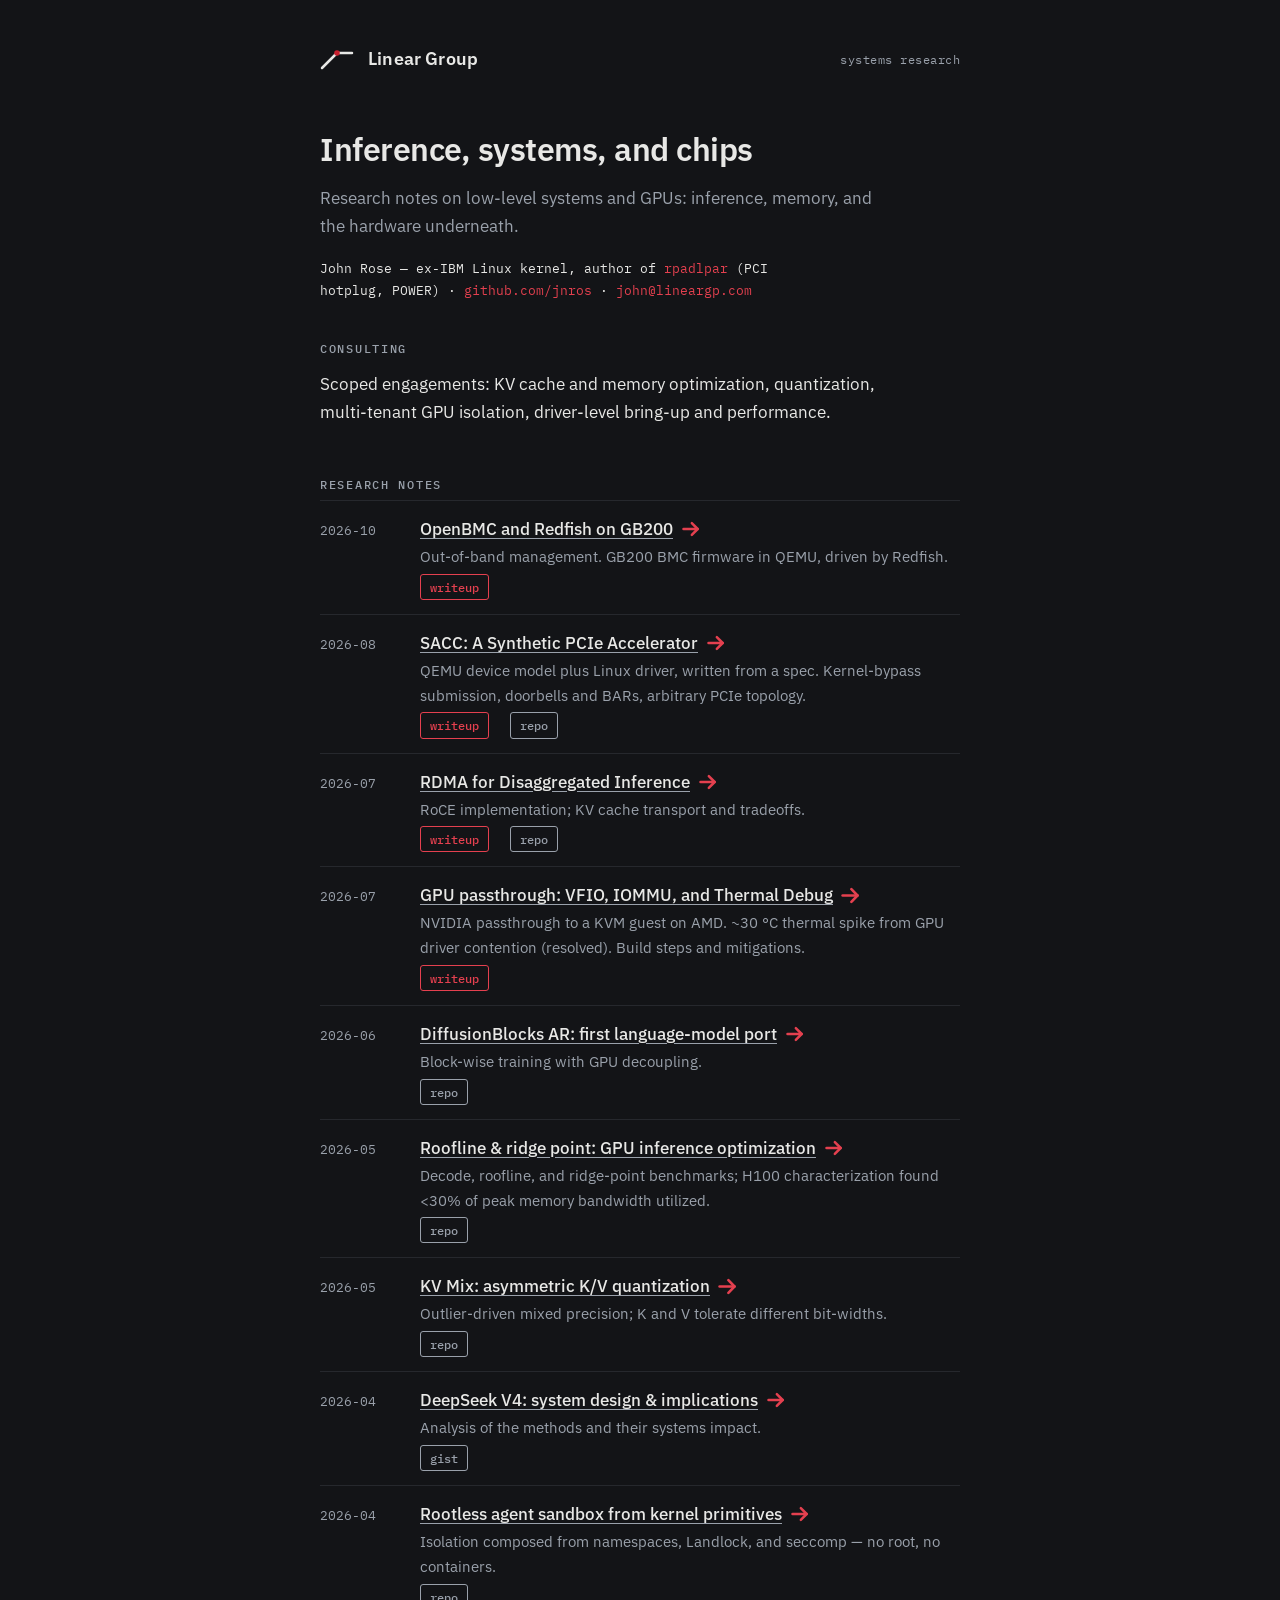
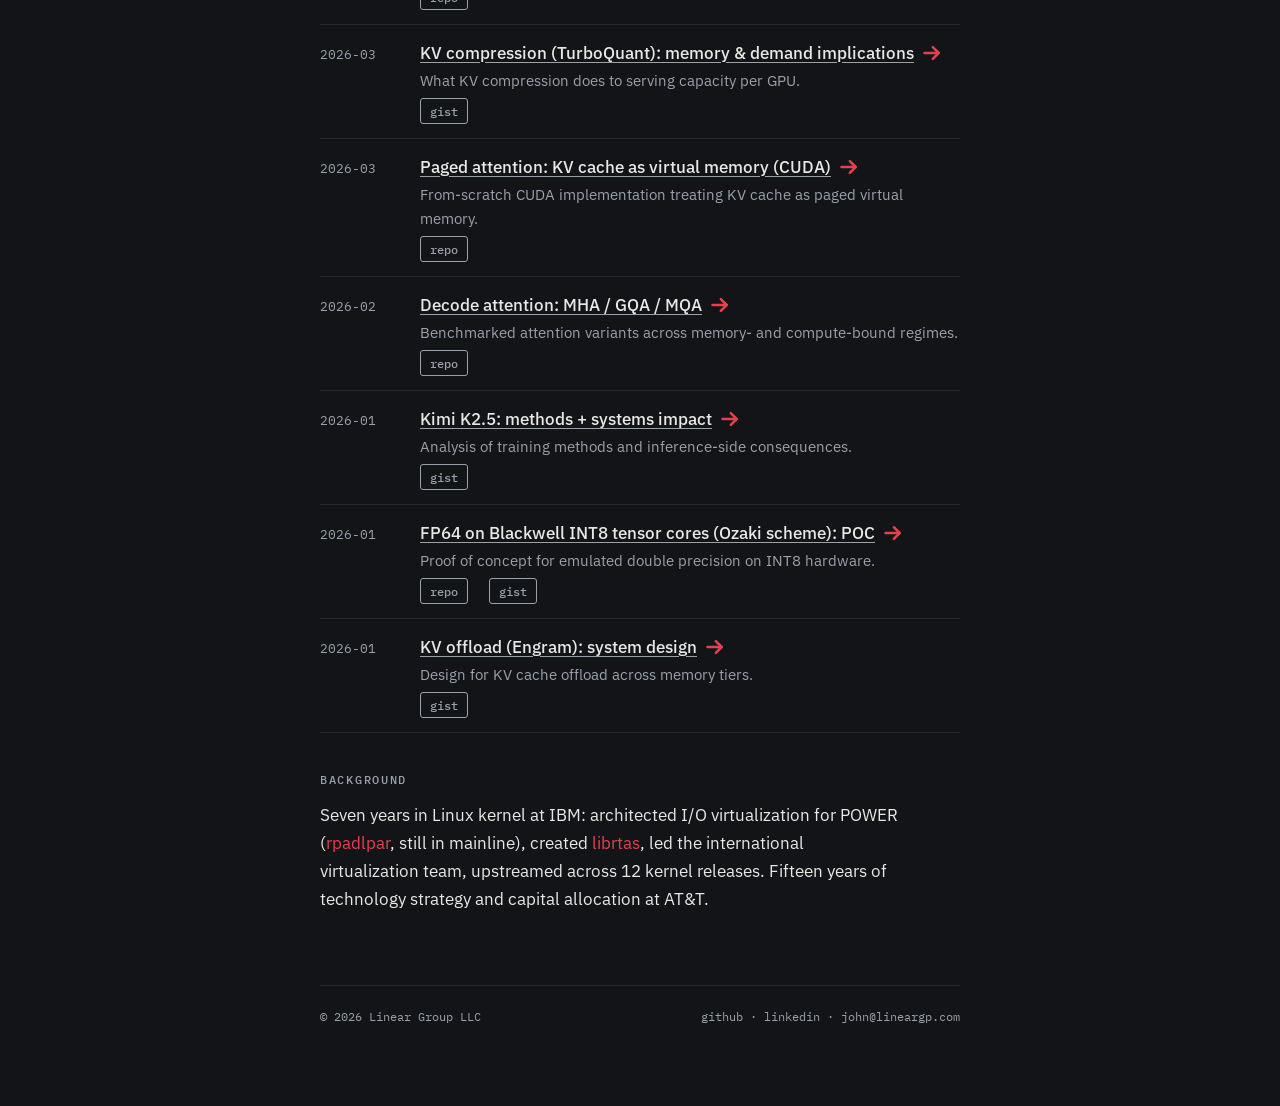
<file: index.html>
<!DOCTYPE html>
<html lang="en" data-theme="dark">
<head>
<meta charset="utf-8">
<meta name="viewport" content="width=device-width, initial-scale=1">
<title>Linear Group — GPU inference systems research</title>
<meta name="description" content="Independent research on low-level systems and GPU inference: KV cache, quantization, RDMA/disaggregation, kernel-level performance. By John Rose">
<link rel="canonical" href="https://lineargp.com/">
<meta property="og:type" content="website">
<meta property="og:site_name" content="Linear Group">
<meta property="og:title" content="Linear Group — GPU inference systems research">
<meta property="og:description" content="Independent research on low-level systems and GPU inference: KV cache, quantization, RDMA/disaggregation, kernel-level performance. By John Rose">
<meta property="og:url" content="https://lineargp.com/">
<meta property="og:image" content="https://lineargp.com/img/og.png">
<meta property="og:image:width" content="1200">
<meta property="og:image:height" content="630">
<meta property="og:image:alt" content="Linear Group — systems research. Inference, systems, and chips.">
<meta name="twitter:card" content="summary_large_image">
<link rel="icon" href="/favicon.svg" type="image/svg+xml">
<link rel="icon" href="/favicon.ico" sizes="32x32">
<link rel="apple-touch-icon" href="/apple-touch-icon.png">
<link rel="alternate" type="application/atom+xml" title="Linear Group research notes" href="/feed.xml">
<link rel="preconnect" href="https://fonts.googleapis.com">
<link rel="preconnect" href="https://fonts.gstatic.com" crossorigin>
<link href="https://fonts.googleapis.com/css2?family=IBM+Plex+Mono:wght@400;500&family=IBM+Plex+Sans:wght@400;500;600&display=swap" rel="stylesheet">
<link rel="stylesheet" href="style.css">
<script>
  // both modes available; dark is the default, ?theme=light for light
  var t = new URLSearchParams(location.search).get("theme");
  document.documentElement.setAttribute("data-theme",
    t === "light" ? "light" : "dark");
</script>
<!-- Google tag (gtag.js) -->
<script async src="https://www.googletagmanager.com/gtag/js?id=G-K394KQK3GS"></script>
<script>
  window.dataLayer = window.dataLayer || [];
  function gtag(){dataLayer.push(arguments);}
  gtag('js', new Date());

  gtag('config', 'G-K394KQK3GS');
</script>
<script type="application/ld+json">
{
  "@context": "https://schema.org",
  "@graph": [
    {
      "@type": "Person",
      "@id": "https://lineargp.com/#john",
      "name": "John Rose",
      "jobTitle": "Principal Systems Consultant",
      "email": "mailto:john@lineargp.com",
      "url": "https://lineargp.com/",
      "description": "Independent systems researcher and consultant working on GPU inference, memory systems, and the hardware underneath. Seven years in Linux kernel at IBM: architected I/O virtualization for POWER, author of rpadlpar (PCI hotplug), creator of librtas, led the international virtualization team, upstreamed across 12 kernel releases. Fifteen years of technology strategy and capital allocation at AT&T.",
      "worksFor": {
        "@id": "https://lineargp.com/#linear"
      },
      "sameAs": [
        "https://github.com/jnros",
        "https://www.linkedin.com/in/johnrose/"
      ],
      "knowsAbout": [
        "Linux kernel",
        "PCI hotplug",
        "I/O virtualization",
        "GPU inference",
        "KV cache",
        "quantization",
        "RDMA",
        "RoCE",
        "VFIO",
        "IOMMU",
        "CUDA",
        "PCIe",
        "QEMU",
        "performance engineering"
      ]
    },
    {
      "@type": "Organization",
      "@id": "https://lineargp.com/#linear",
      "name": "Linear Group LLC",
      "alternateName": "Linear Group",
      "url": "https://lineargp.com/",
      "email": "mailto:john@lineargp.com",
      "logo": "https://lineargp.com/apple-touch-icon.png",
      "image": "https://lineargp.com/img/og.png",
      "description": "Independent research and consulting on low-level systems and GPU inference: KV cache, quantization, RDMA and disaggregation, kernel-level performance.",
      "founder": {
        "@id": "https://lineargp.com/#john"
      },
      "sameAs": [
        "https://github.com/jnros"
      ]
    },
    {
      "@type": "Service",
      "@id": "https://lineargp.com/#consulting",
      "name": "Systems and GPU inference consulting",
      "serviceType": "GPU inference and systems engineering consulting",
      "provider": {
        "@id": "https://lineargp.com/#linear"
      },
      "areaServed": "Worldwide",
      "description": "Scoped engagements: KV cache and memory optimization, quantization, multi-tenant GPU isolation, driver-level bring-up and performance.",
      "hasOfferCatalog": {
        "@type": "OfferCatalog",
        "name": "Engagements",
        "itemListElement": [
          {
            "@type": "Offer",
            "itemOffered": {
              "@type": "Service",
              "name": "KV cache and memory optimization"
            }
          },
          {
            "@type": "Offer",
            "itemOffered": {
              "@type": "Service",
              "name": "Quantization"
            }
          },
          {
            "@type": "Offer",
            "itemOffered": {
              "@type": "Service",
              "name": "Multi-tenant GPU isolation"
            }
          },
          {
            "@type": "Offer",
            "itemOffered": {
              "@type": "Service",
              "name": "Driver-level bring-up and performance"
            }
          }
        ]
      }
    },
    {
      "@type": "SoftwareSourceCode",
      "@id": "https://lineargp.com/#rpadlpar",
      "name": "rpadlpar",
      "description": "PCI hotplug driver for dynamic logical partitioning on IBM POWER (RPA DLPAR). In the mainline Linux kernel.",
      "programmingLanguage": "C",
      "author": {
        "@id": "https://lineargp.com/#john"
      },
      "codeRepository": "https://github.com/torvalds/linux/blob/v6.18/drivers/pci/hotplug/rpadlpar_core.c",
      "isPartOf": {
        "@type": "SoftwareApplication",
        "name": "Linux kernel"
      }
    },
    {
      "@type": "SoftwareSourceCode",
      "@id": "https://lineargp.com/#librtas",
      "name": "librtas",
      "description": "Userspace library for the RTAS interface on IBM POWER systems.",
      "programmingLanguage": "C",
      "author": {
        "@id": "https://lineargp.com/#john"
      },
      "codeRepository": "https://github.com/ibm-power-utilities/librtas"
    },
    {
      "@type": "WebSite",
      "@id": "https://lineargp.com/#site",
      "url": "https://lineargp.com/",
      "name": "Linear Group",
      "inLanguage": "en",
      "publisher": {
        "@id": "https://lineargp.com/#linear"
      }
    },
    {
      "@type": "Blog",
      "@id": "https://lineargp.com/#notes",
      "name": "Research notes",
      "url": "https://lineargp.com/",
      "inLanguage": "en",
      "author": {
        "@id": "https://lineargp.com/#john"
      },
      "publisher": {
        "@id": "https://lineargp.com/#linear"
      },
      "blogPost": [
        {
          "@type": "BlogPosting",
          "@id": "https://lineargp.com/notes/2026-10-openbmc-redfish/#post",
          "headline": "OpenBMC and Redfish on GB200",
          "url": "https://lineargp.com/notes/2026-10-openbmc-redfish/",
          "datePublished": "2026-10-01"
        },
        {
          "@type": "BlogPosting",
          "@id": "https://lineargp.com/notes/2026-08-synthetic-pcie/#post",
          "headline": "SACC: A Synthetic PCIe Accelerator",
          "url": "https://lineargp.com/notes/2026-08-synthetic-pcie/",
          "datePublished": "2026-08-01"
        },
        {
          "@type": "BlogPosting",
          "@id": "https://lineargp.com/notes/2026-07-rdma-roce/#post",
          "headline": "RDMA over Ethernet (RoCE) for Disaggregated Inference",
          "url": "https://lineargp.com/notes/2026-07-rdma-roce/",
          "datePublished": "2026-07-01"
        },
        {
          "@type": "BlogPosting",
          "@id": "https://lineargp.com/notes/2026-07-gpu-passthrough/#post",
          "headline": "GPU Passthrough: VFIO, IOMMU, and Thermal Debug",
          "url": "https://lineargp.com/notes/2026-07-gpu-passthrough/",
          "datePublished": "2026-07-01"
        }
      ]
    }
  ]
}
</script>
</head>
<body>
<div class="wrap">

<header class="site">
  <!-- roofline mark: rising slope, ridge point, flat ceiling -->
  <svg class="mark" width="34" height="24" viewBox="0 0 34 24" aria-hidden="true">
    <polyline points="2,21 17,6 32,6" fill="none" stroke="currentColor" stroke-width="2.5" stroke-linecap="round" stroke-linejoin="round"/>
    <circle cx="17" cy="6" r="2.8" fill="#C81F2E"/>
  </svg>
  <a class="wordmark" href="/">Linear Group</a>
  <span class="sub">systems research</span>
</header>

<section class="intro">
  <h1>Inference, systems, and chips</h1>
  <p>Research notes on low-level systems and GPUs: inference, memory, and the hardware underneath.</p>
  <p class="byline">John Rose — ex-IBM Linux kernel, author of <a href="https://github.com/torvalds/linux/blob/v6.18/drivers/pci/hotplug/rpadlpar_core.c">rpadlpar</a> (PCI hotplug, POWER) · <a href="https://github.com/jnros">github.com/jnros</a> · <a href="mailto:john@lineargp.com">john@lineargp.com</a></p>
</section>

<section class="prov">
  <h2>Consulting</h2>
  <p>Scoped engagements: KV cache and memory optimization, quantization, multi-tenant GPU isolation, driver-level bring-up and performance.</p>
</section>

<section class="ledger">
  <h2>Research notes</h2>
  <ul class="notes">

    <li>
      <time class="date" datetime="2026-10">2026-10</time>
      <span class="title">
        <a href="notes/2026-10-openbmc-redfish/">OpenBMC and Redfish on GB200</a>
        <span class="finding">Out-of-band management. GB200 BMC firmware in QEMU, driven by Redfish.</span>
        <span class="links">
          <a class="btn btn-writeup" href="notes/2026-10-openbmc-redfish/">writeup</a>
        </span>
      </span>
    </li>

    <li>
      <time class="date" datetime="2026-08">2026-08</time>
      <span class="title">
        <a href="notes/2026-08-synthetic-pcie/">SACC: A Synthetic PCIe Accelerator</a>
        <span class="finding">QEMU device model plus Linux driver, written from a spec. Kernel-bypass submission, doorbells and BARs, arbitrary PCIe topology.</span>
        <span class="links">
          <a class="btn btn-writeup" href="notes/2026-08-synthetic-pcie/">writeup</a>
          <a class="btn btn-repo" href="https://github.com/jnros/sacc">repo</a>
        </span>
      </span>
    </li>

    <li>
      <time class="date" datetime="2026-07">2026-07</time>
      <span class="title">
        <a href="notes/2026-07-rdma-roce/">RDMA for Disaggregated Inference</a>
        <span class="finding">RoCE implementation; KV cache transport and tradeoffs.</span>
        <span class="links">
          <a class="btn btn-writeup" href="notes/2026-07-rdma-roce/">writeup</a>
          <a class="btn btn-repo" href="https://github.com/jnros/kvwire">repo</a>
        </span>
      </span>
    </li>

    <li>
      <time class="date" datetime="2026-07">2026-07</time>
      <span class="title">
        <a href="notes/2026-07-gpu-passthrough/">GPU passthrough: VFIO, IOMMU, and Thermal Debug</a>
        <span class="finding">NVIDIA passthrough to a KVM guest on AMD. ~30&nbsp;°C thermal spike from GPU driver contention (resolved). Build steps and mitigations.
	</span>
        <span class="links">
          <a class="btn btn-writeup" href="notes/2026-07-gpu-passthrough/">writeup</a>
        </span>
      </span>
    </li>

    <li>
      <time class="date" datetime="2026-06">2026-06</time>
      <span class="title">
        <a href="https://github.com/jnros/nanodev">DiffusionBlocks AR: first language-model port</a>
        <span class="finding">Block-wise training with GPU decoupling.</span>
        <span class="links"><a class="btn btn-repo" href="https://github.com/jnros/nanodev">repo</a></span>
      </span>
    </li>

    <li>
      <time class="date" datetime="2026-05">2026-05</time>
      <span class="title">
        <a href="https://github.com/jnros/roofbench">Roofline &amp; ridge point: GPU inference optimization</a>
        <span class="finding">Decode, roofline, and ridge-point benchmarks; H100 characterization found &lt;30% of peak memory bandwidth utilized.</span>
        <span class="links"><a class="btn btn-repo" href="https://github.com/jnros/roofbench">repo</a></span>
      </span>
    </li>

    <li>
      <time class="date" datetime="2026-05">2026-05</time>
      <span class="title">
        <a href="https://github.com/jnros/kvmix">KV Mix: asymmetric K/V quantization</a>
        <span class="finding">Outlier-driven mixed precision; K and V tolerate different bit-widths.</span>
        <span class="links"><a class="btn btn-repo" href="https://github.com/jnros/kvmix">repo</a></span>
      </span>
    </li>

    <li>
      <time class="date" datetime="2026-04">2026-04</time>
      <span class="title">
        <a href="https://gist.github.com/jnros/9d0743f02183ccb2947e8eb69bb9406c">DeepSeek V4: system design &amp; implications</a>
        <span class="finding">Analysis of the methods and their systems impact.</span>
        <span class="links"><a class="btn btn-repo" href="https://gist.github.com/jnros/9d0743f02183ccb2947e8eb69bb9406c">gist</a></span>
      </span>
    </li>

    <li>
      <time class="date" datetime="2026-04">2026-04</time>
      <span class="title">
        <a href="https://github.com/jnros/agent-isolation">Rootless agent sandbox from kernel primitives</a>
        <span class="finding">Isolation composed from namespaces, Landlock, and seccomp — no root, no containers.</span>
        <span class="links"><a class="btn btn-repo" href="https://github.com/jnros/agent-isolation">repo</a></span>
      </span>
    </li>

    <li>
      <time class="date" datetime="2026-03">2026-03</time>
      <span class="title">
        <a href="https://gist.github.com/jnros/0e3ad79e43762eb750d14c3a697543de">KV compression (TurboQuant): memory &amp; demand implications</a>
        <span class="finding">What KV compression does to serving capacity per GPU.</span>
        <span class="links"><a class="btn btn-repo" href="https://gist.github.com/jnros/0e3ad79e43762eb750d14c3a697543de">gist</a></span>
      </span>
    </li>

    <li>
      <time class="date" datetime="2026-03">2026-03</time>
      <span class="title">
        <a href="https://github.com/jnros/cuda-attn-ref">Paged attention: KV cache as virtual memory (CUDA)</a>
        <span class="finding">From-scratch CUDA implementation treating KV cache as paged virtual memory.</span>
        <span class="links"><a class="btn btn-repo" href="https://github.com/jnros/cuda-attn-ref">repo</a></span>
      </span>
    </li>

    <li>
      <time class="date" datetime="2026-02">2026-02</time>
      <span class="title">
        <a href="https://github.com/jnros/inf-bench">Decode attention: MHA / GQA / MQA</a>
        <span class="finding">Benchmarked attention variants across memory- and compute-bound regimes.</span>
        <span class="links"><a class="btn btn-repo" href="https://github.com/jnros/inf-bench">repo</a></span>
      </span>
    </li>

    <li>
      <time class="date" datetime="2026-01">2026-01</time>
      <span class="title">
        <a href="https://gist.github.com/jnros/b198b7b78120f972b84d4787e9eb9c57">Kimi K2.5: methods + systems impact</a>
        <span class="finding">Analysis of training methods and inference-side consequences.</span>
        <span class="links"><a class="btn btn-repo" href="https://gist.github.com/jnros/b198b7b78120f972b84d4787e9eb9c57">gist</a></span>
      </span>
    </li>

    <li>
      <time class="date" datetime="2026-01">2026-01</time>
      <span class="title">
        <a href="https://github.com/jnros/slice">FP64 on Blackwell INT8 tensor cores (Ozaki scheme): POC</a>
        <span class="finding">Proof of concept for emulated double precision on INT8 hardware.</span>
        <span class="links"><a class="btn btn-repo" href="https://github.com/jnros/slice">repo</a> <a class="btn btn-repo" href="https://gist.github.com/jnros/c97b01bff9aa683069556e6e0b6ae073">gist</a></span>
      </span>
    </li>

    <li>
      <time class="date" datetime="2026-01">2026-01</time>
      <span class="title">
        <a href="https://gist.github.com/jnros/92ed1e5b5af05d3a2fd353b4537af744">KV offload (Engram): system design</a>
        <span class="finding">Design for KV cache offload across memory tiers.</span>
        <span class="links"><a class="btn btn-repo" href="https://gist.github.com/jnros/92ed1e5b5af05d3a2fd353b4537af744">gist</a></span>
      </span>
    </li>

  </ul>
</section>

<section class="prov">
  <h2>Background</h2>
  <p>Seven years in Linux kernel at IBM: architected I/O virtualization for POWER (<a href="https://github.com/torvalds/linux/blob/v6.18/drivers/pci/hotplug/rpadlpar_core.c">rpadlpar</a>, still in mainline), created <a href="https://github.com/ibm-power-utilities/librtas">librtas</a>, led the international virtualization team, upstreamed across 12 kernel releases. Fifteen years of technology strategy and capital allocation at AT&amp;T.</p>
</section>

<footer class="site">
  <span>© 2026 Linear Group LLC</span>
  <span><a href="https://github.com/jnros">github</a> · <a href="https://www.linkedin.com/in/johnrose/">linkedin</a> · <a href="mailto:john@lineargp.com">john@lineargp.com</a></span>
</footer>

</div>
</body>
</html>
</file>
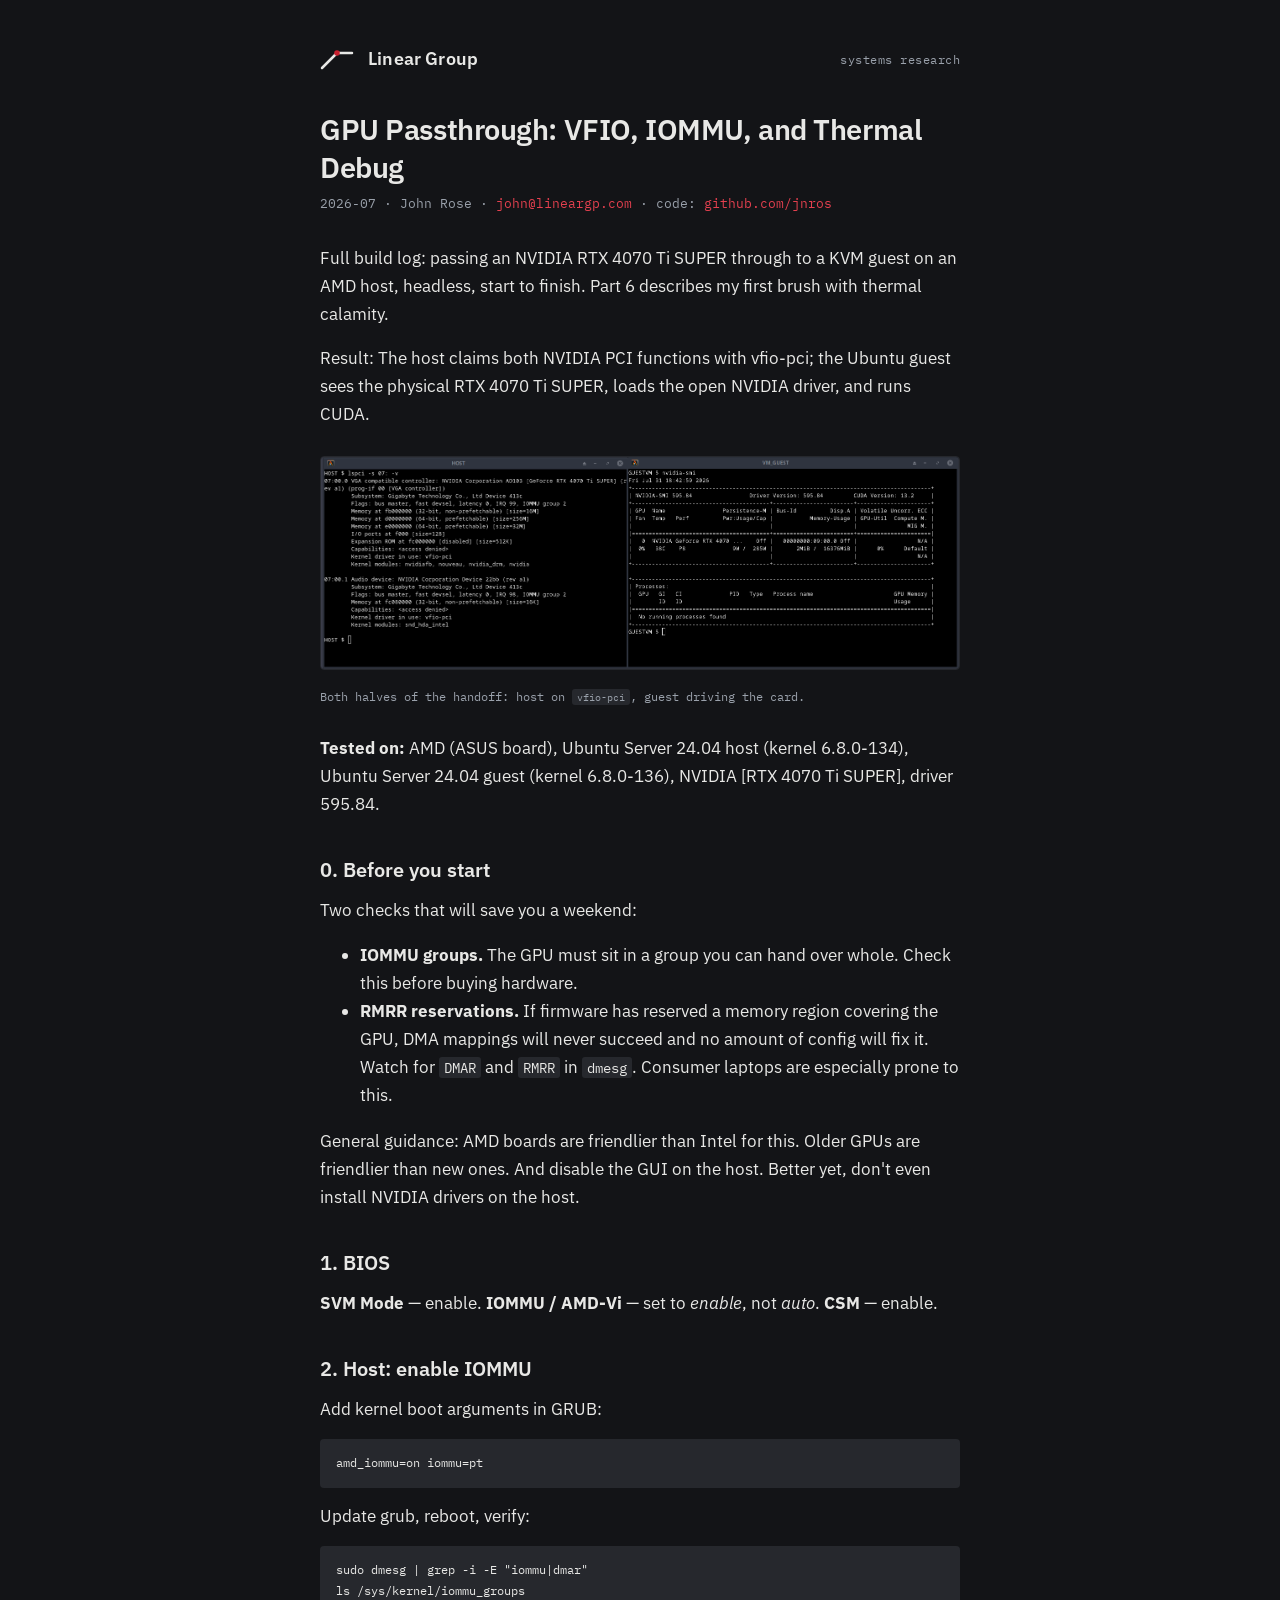
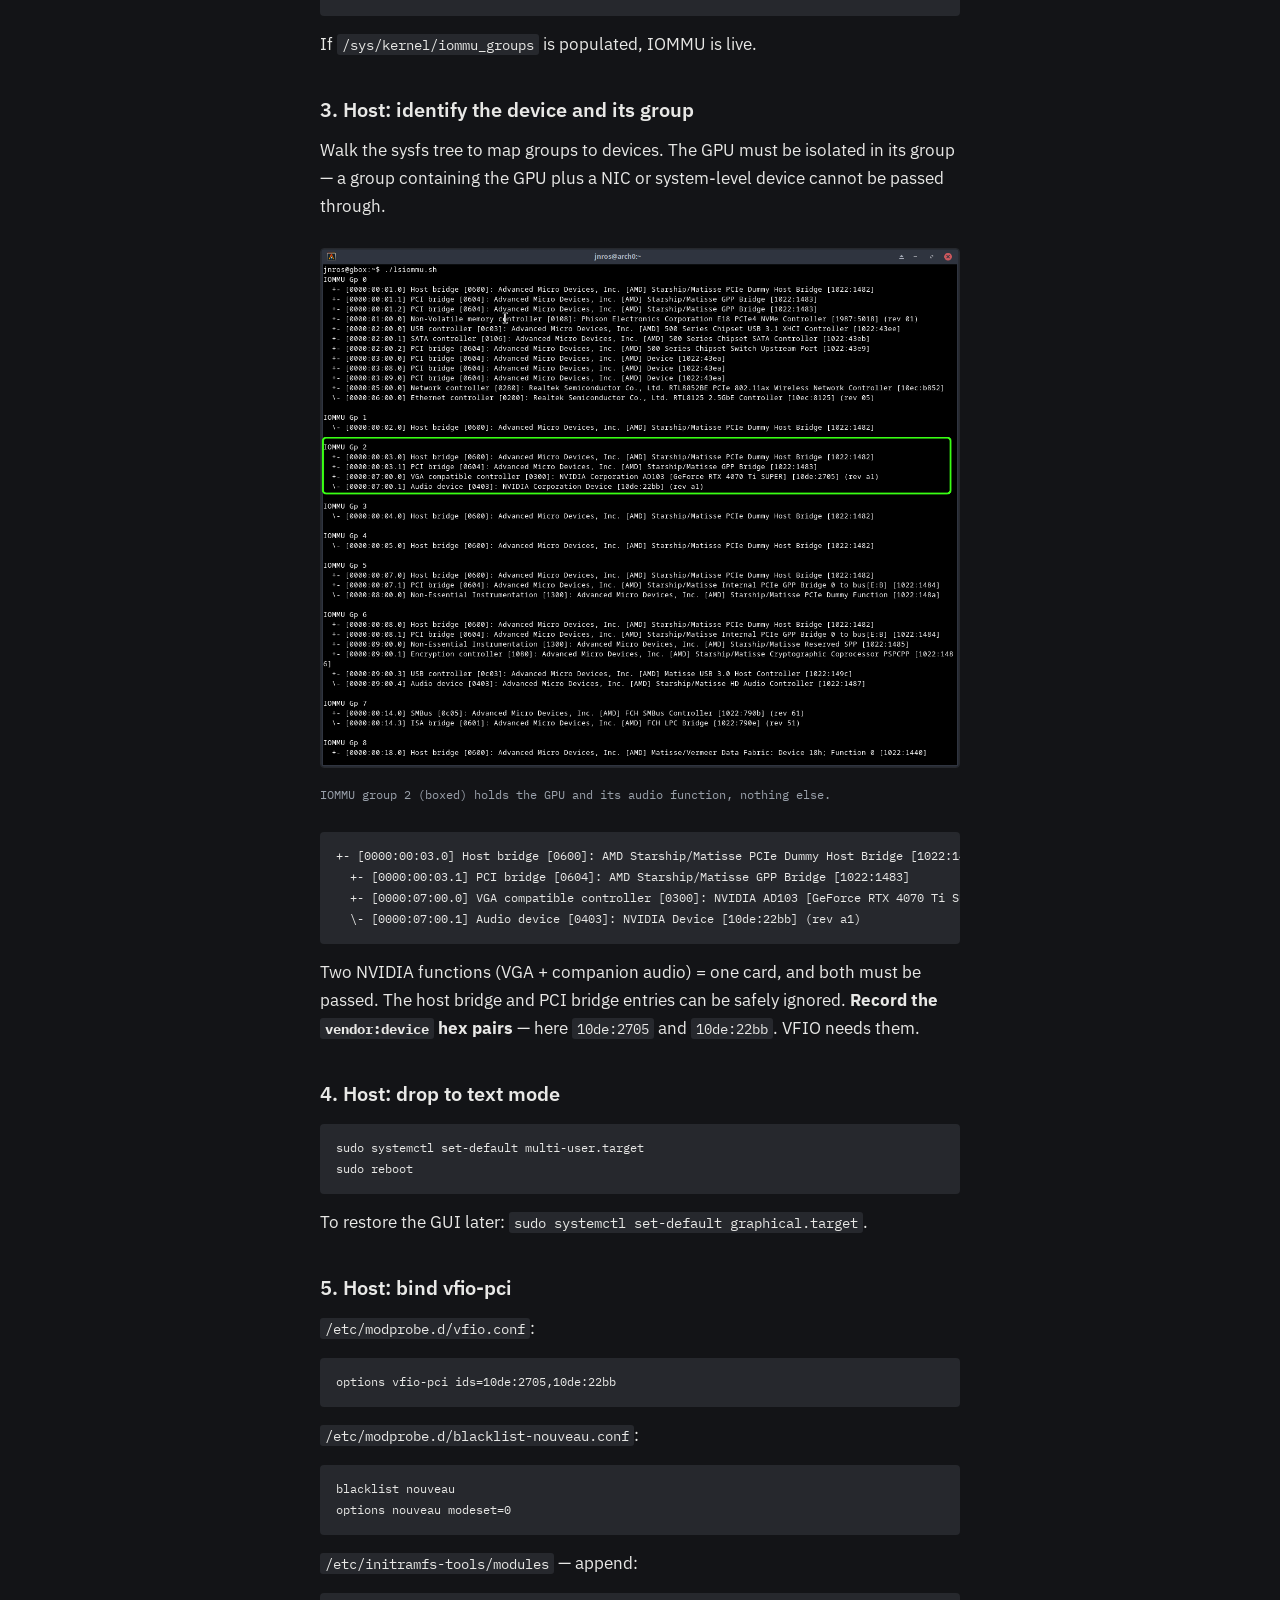
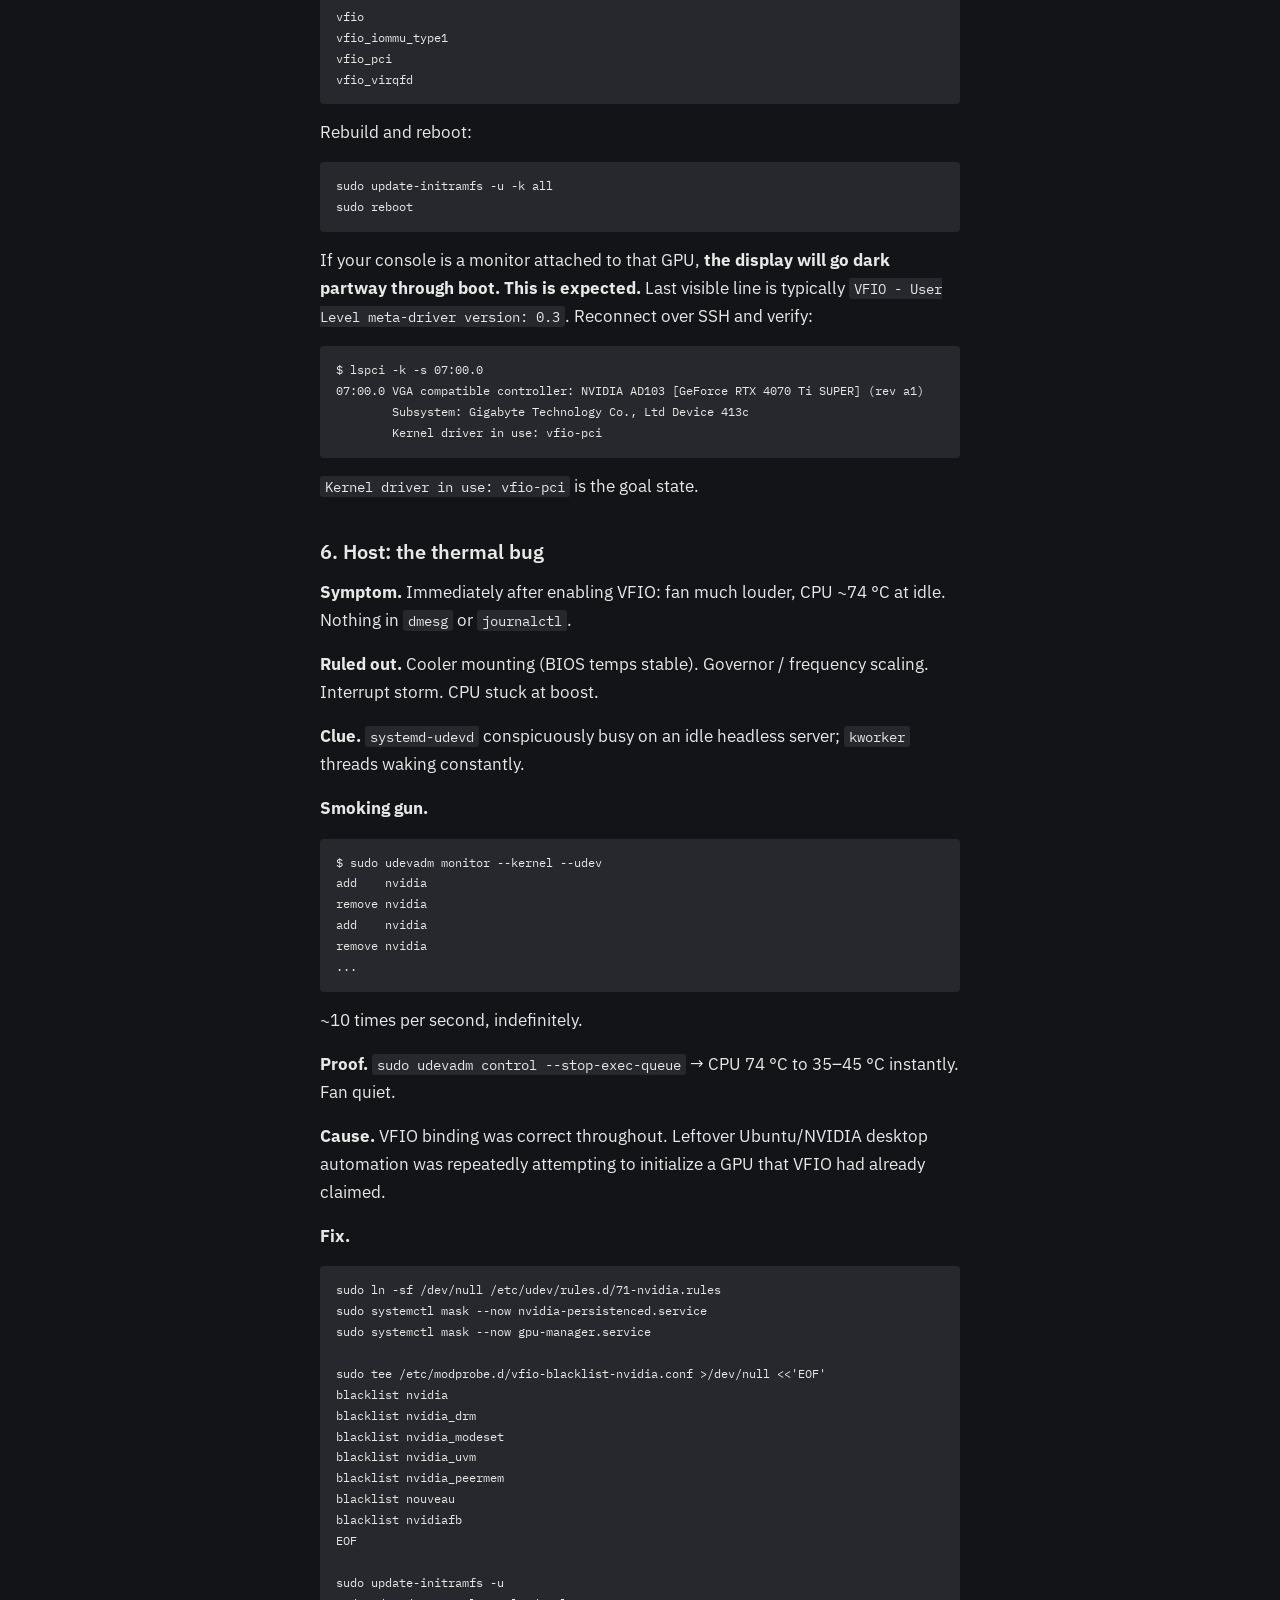
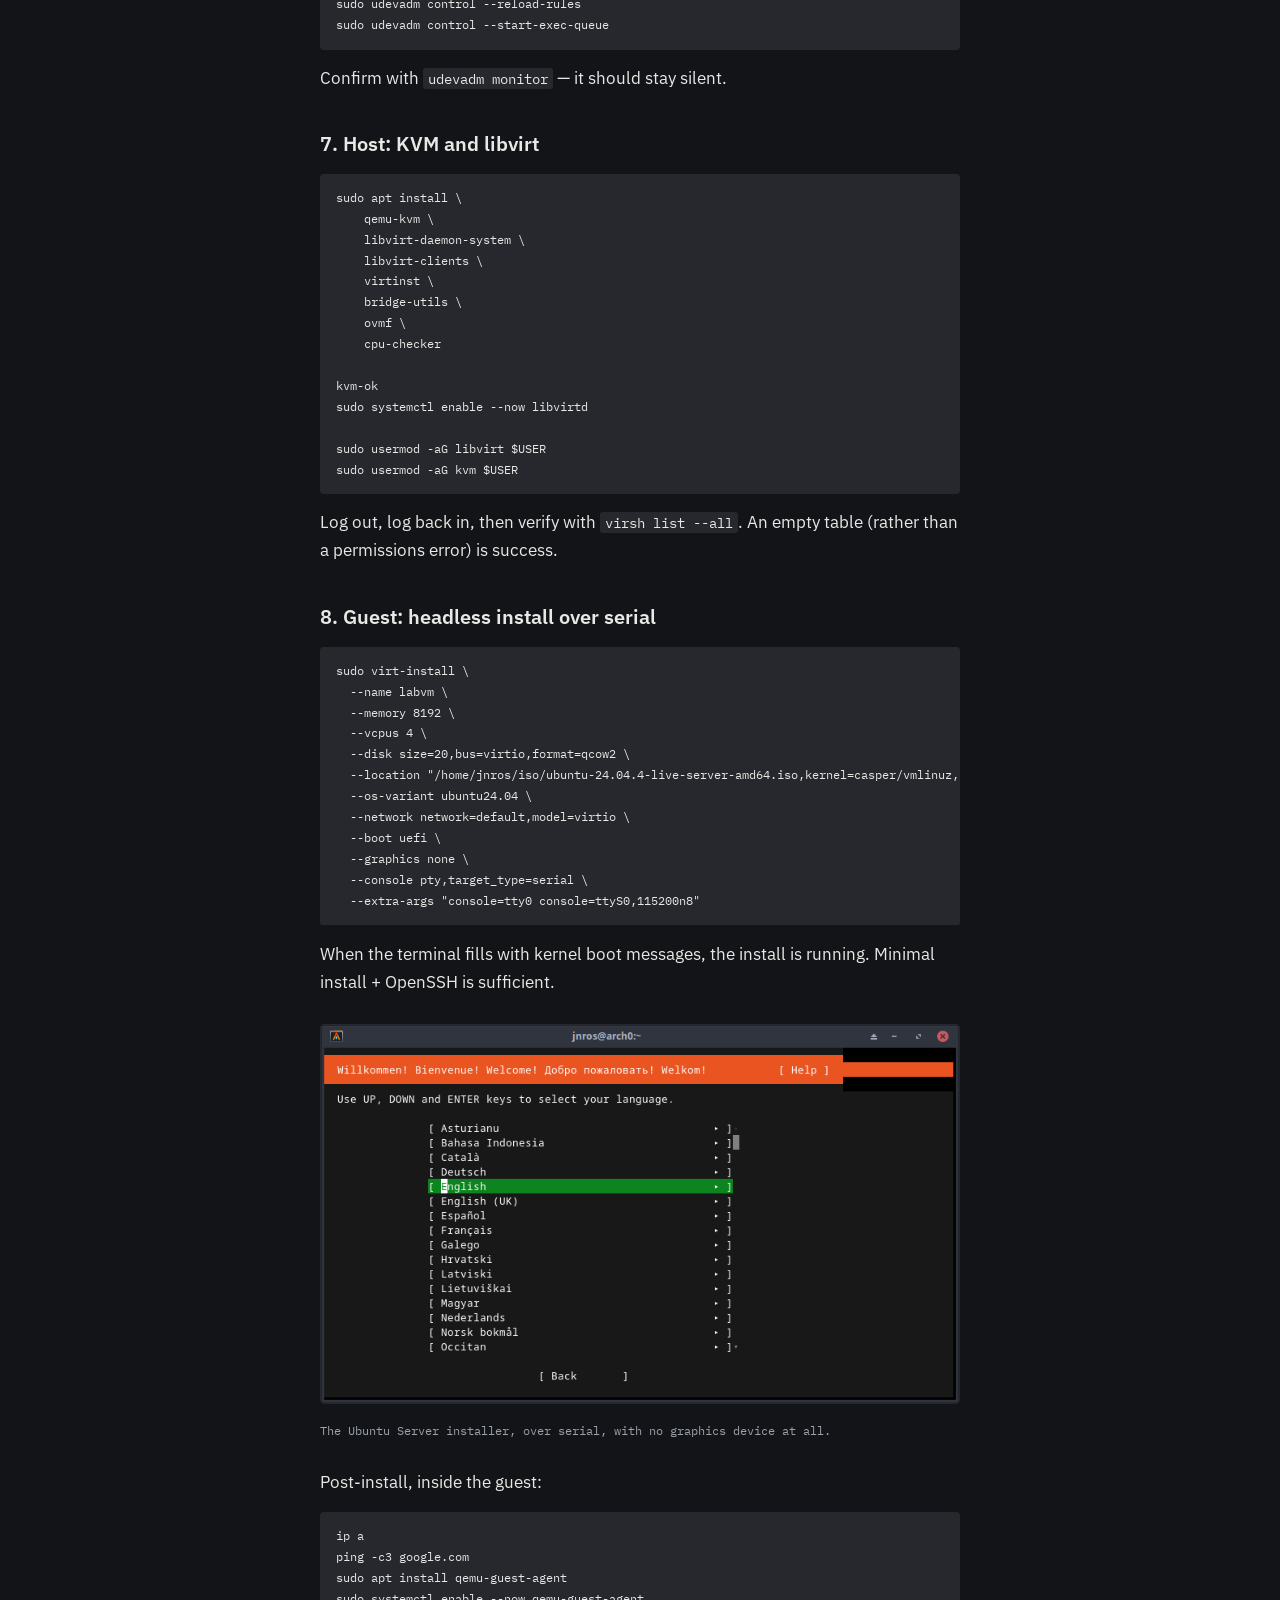
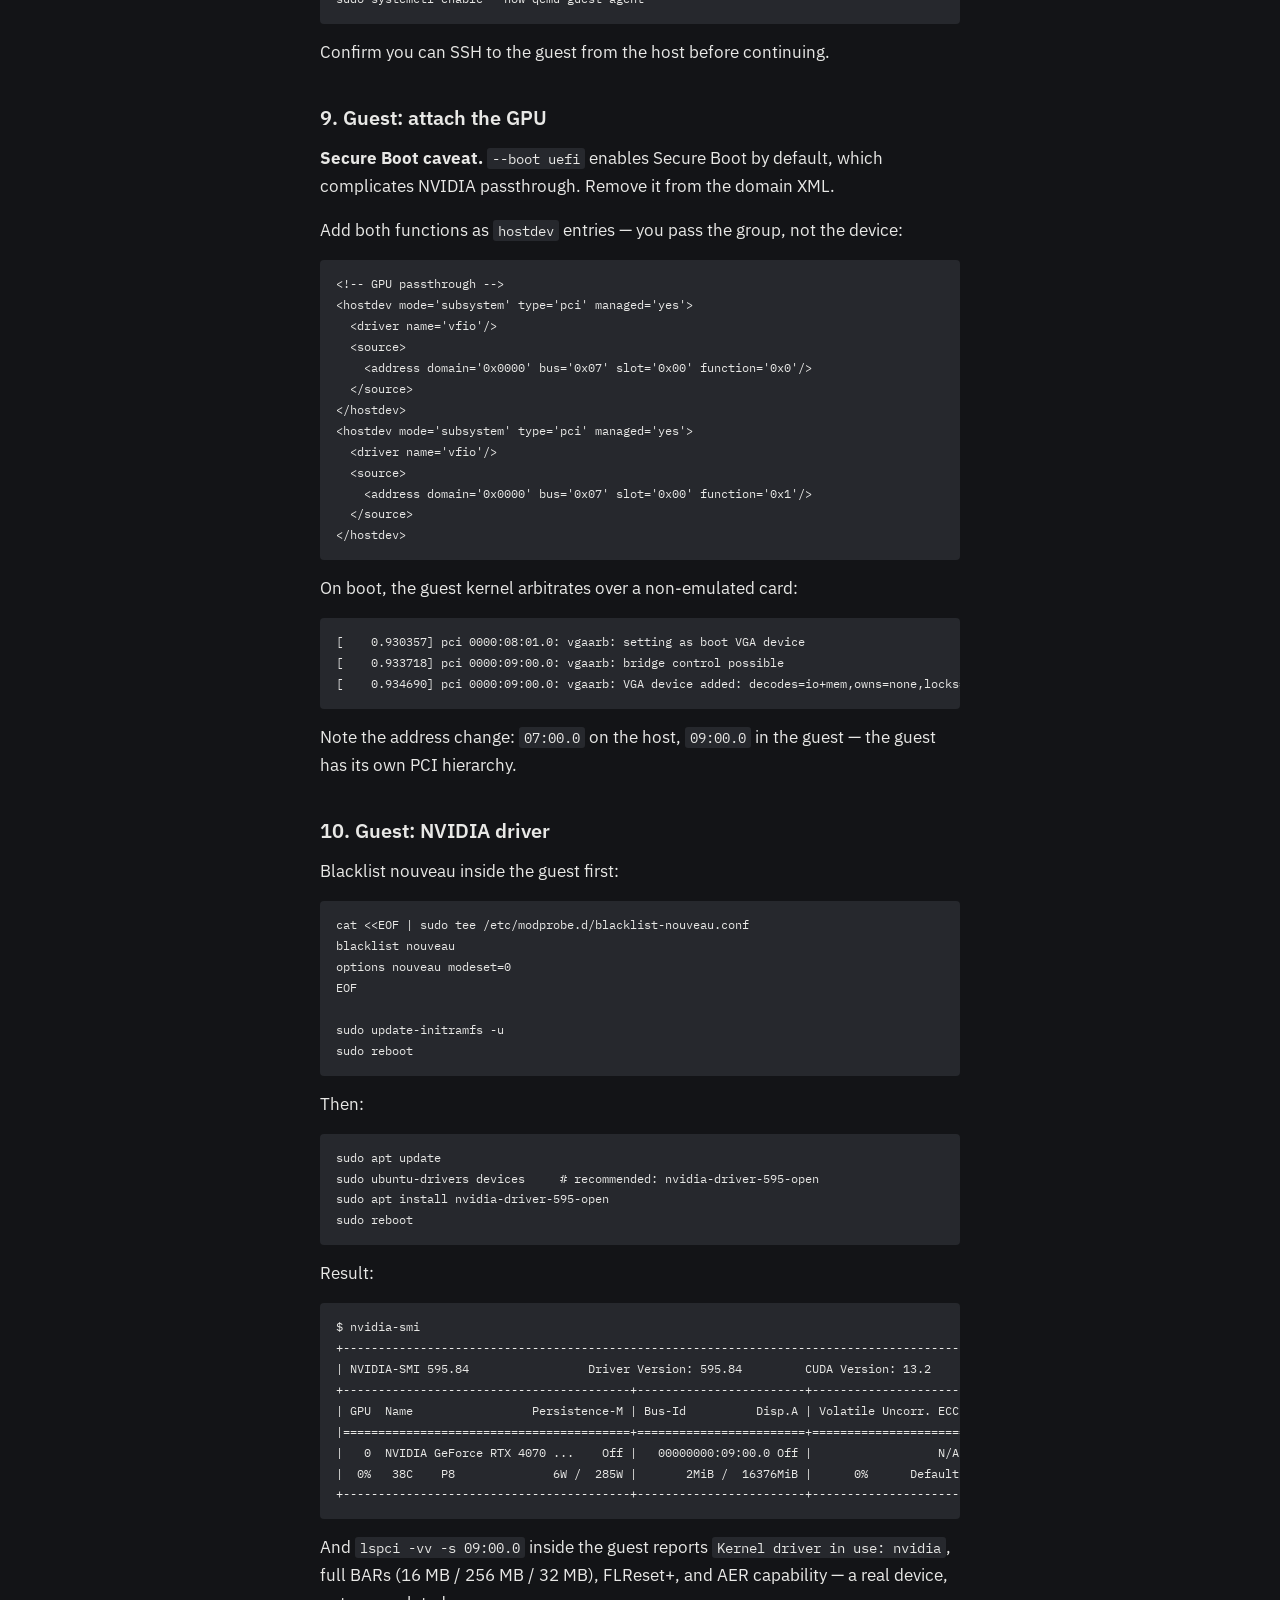
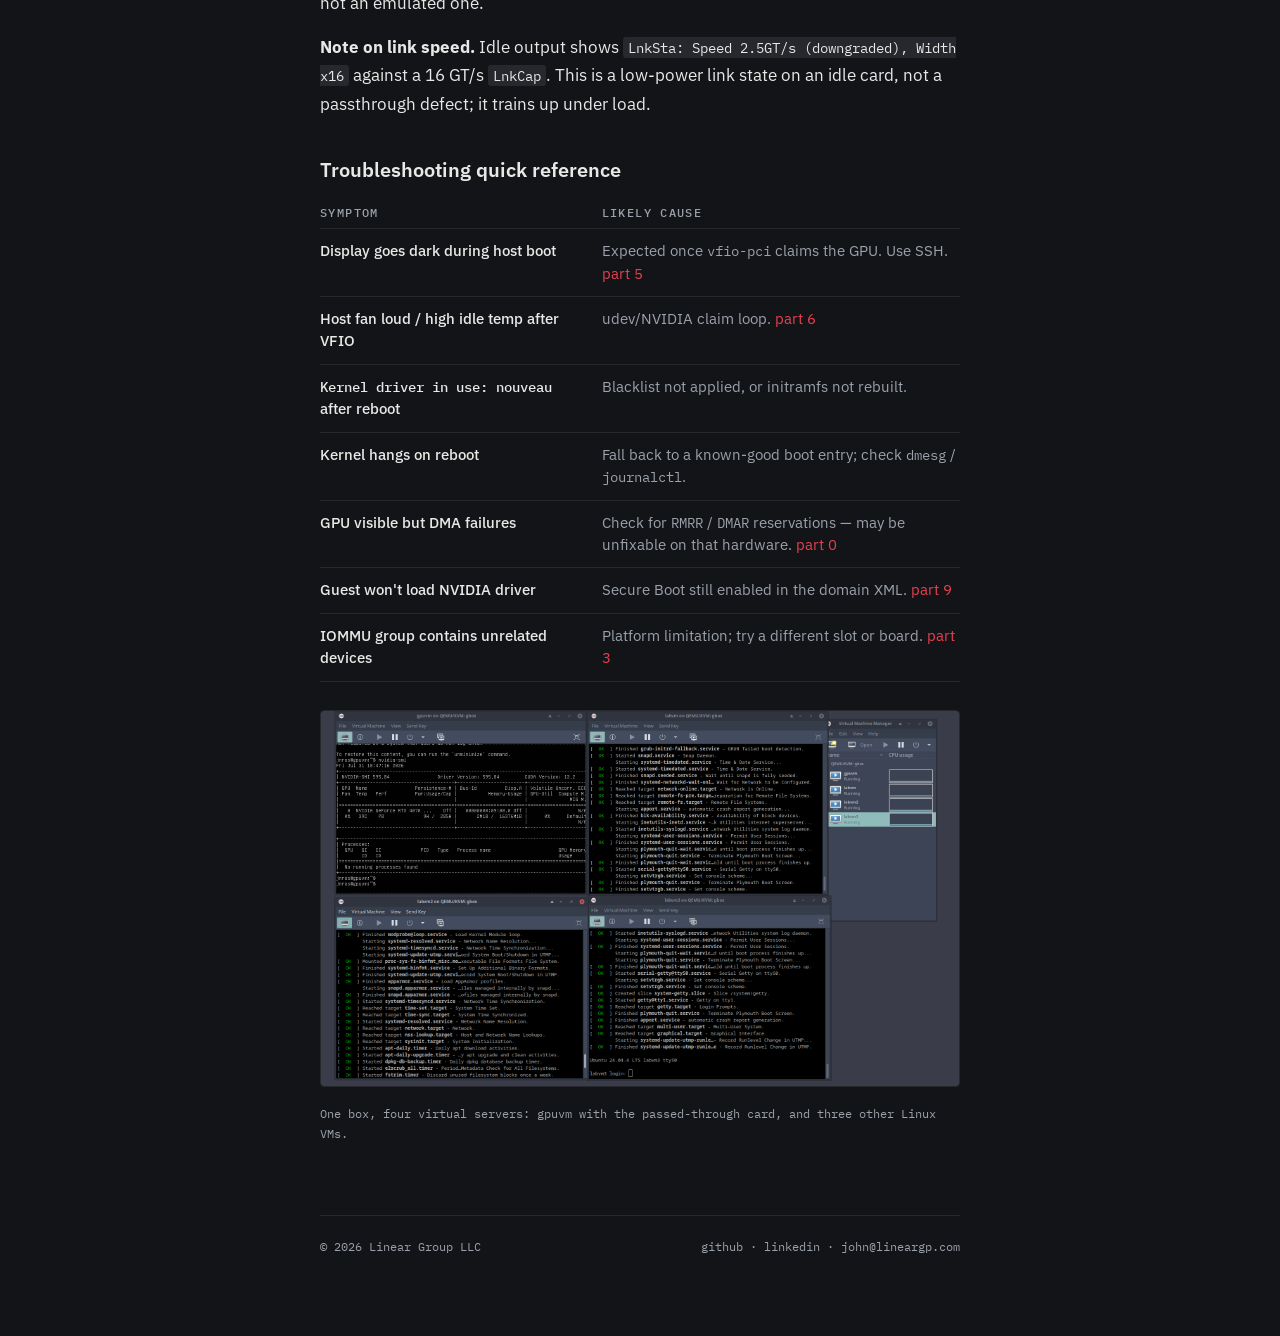
<file: notes/2026-07-gpu-passthrough/index.html>
<!DOCTYPE html>
<html lang="en" data-theme="dark">
<head>
<meta charset="utf-8">
<meta name="viewport" content="width=device-width, initial-scale=1">
<title>GPU Passthrough: VFIO, IOMMU, and Thermal Debug — Linear Group</title>
<meta name="description" content="Passing an NVIDIA RTX 4070 Ti SUPER through to a KVM guest on an AMD host, headless, start to finish.">
<link rel="canonical" href="https://lineargp.com/notes/2026-07-gpu-passthrough/">
<meta property="og:type" content="article">
<meta property="og:site_name" content="Linear Group">
<meta property="og:title" content="GPU Passthrough: VFIO, IOMMU, and Thermal Debug">
<meta property="og:description" content="Passing an NVIDIA RTX 4070 Ti SUPER through to a KVM guest on an AMD host, headless, start to finish.">
<meta property="og:url" content="https://lineargp.com/notes/2026-07-gpu-passthrough/">
<meta property="og:image" content="https://lineargp.com/img/og.png">
<meta property="og:image:width" content="1200">
<meta property="og:image:height" content="630">
<meta property="og:image:alt" content="Linear Group — systems research.">
<meta name="twitter:card" content="summary_large_image">
<link rel="icon" href="/favicon.svg" type="image/svg+xml">
<link rel="icon" href="/favicon.ico" sizes="32x32">
<link rel="apple-touch-icon" href="/apple-touch-icon.png">
<link rel="alternate" type="application/atom+xml" title="Linear Group research notes" href="/feed.xml">
<link rel="preconnect" href="https://fonts.googleapis.com">
<link rel="preconnect" href="https://fonts.gstatic.com" crossorigin>
<link href="https://fonts.googleapis.com/css2?family=IBM+Plex+Mono:wght@400;500&family=IBM+Plex+Sans:wght@400;500;600&display=swap" rel="stylesheet">
<link rel="stylesheet" href="/style.css">
<script>
  // both modes available; dark is the default, ?theme=light for light
  var t = new URLSearchParams(location.search).get("theme");
  document.documentElement.setAttribute("data-theme",
    t === "light" ? "light" : "dark");
</script>
<!-- Google tag (gtag.js) -->
<script async src="https://www.googletagmanager.com/gtag/js?id=G-K394KQK3GS"></script>
<script>
  window.dataLayer = window.dataLayer || [];
  function gtag(){dataLayer.push(arguments);}
  gtag('js', new Date());

  gtag('config', 'G-K394KQK3GS');
</script>
<script type="application/ld+json">
{
  "@context": "https://schema.org",
  "@type": "BlogPosting",
  "@id": "https://lineargp.com/notes/2026-07-gpu-passthrough/#post",
  "headline": "GPU Passthrough: VFIO, IOMMU, and Thermal Debug",
  "description": "Passing an NVIDIA RTX 4070 Ti SUPER through to a KVM guest on an AMD host, headless, start to finish.",
  "url": "https://lineargp.com/notes/2026-07-gpu-passthrough/",
  "mainEntityOfPage": {
    "@type": "WebPage",
    "@id": "https://lineargp.com/notes/2026-07-gpu-passthrough/"
  },
  "datePublished": "2026-07-01",
  "inLanguage": "en",
  "image": "https://lineargp.com/img/og.png",
  "keywords": [
    "VFIO",
    "IOMMU",
    "KVM",
    "GPU passthrough",
    "NVIDIA",
    "virtualization",
    "thermal debugging"
  ],
  "author": {
    "@type": "Person",
    "@id": "https://lineargp.com/#john",
    "name": "John Rose",
    "url": "https://lineargp.com/"
  },
  "publisher": {
    "@type": "Organization",
    "@id": "https://lineargp.com/#linear",
    "name": "Linear Group LLC",
    "url": "https://lineargp.com/"
  },
  "isPartOf": {
    "@id": "https://lineargp.com/#notes"
  }
}
</script>
</head>
<body>
<div class="wrap">

<header class="site">
  <svg class="mark" width="34" height="24" viewBox="0 0 34 24" aria-hidden="true">
    <polyline points="2,21 17,6 32,6" fill="none" stroke="currentColor" stroke-width="2.5" stroke-linecap="round" stroke-linejoin="round"/>
    <circle cx="17" cy="6" r="2.8" fill="#C81F2E"/>
  </svg>
  <a class="wordmark" href="/">Linear Group</a>
  <span class="sub">systems research</span>
</header>

<article class="note">

<h1>GPU Passthrough: VFIO, IOMMU, and Thermal Debug</h1>
<p class="meta"><time datetime="2026-07">2026-07</time> · John Rose · <a href="mailto:john@lineargp.com">john@lineargp.com</a> · code: <a href="https://github.com/jnros">github.com/jnros</a></p>

<p>Full build log: passing an NVIDIA RTX 4070 Ti SUPER through to a KVM guest on an AMD host, headless, start to finish. Part 6 describes my first brush with thermal calamity.</p>

<p>Result: The host claims both NVIDIA PCI functions with vfio-pci; the Ubuntu guest sees the physical RTX 4070 Ti SUPER, loads the open NVIDIA driver, and runs CUDA.</p>

<figure>
  <a href="host_guest_gpu.png" target="_blank" rel="noopener">
    <img src="host_guest_gpu.png" alt="host/guest terminals">
  </a>
  <figcaption>Both halves of the handoff: host on <code>vfio-pci</code>, guest driving the card.</figcaption>
</figure>

<p><strong>Tested on:</strong> AMD (ASUS board), Ubuntu Server 24.04 host (kernel 6.8.0-134), Ubuntu Server 24.04 guest (kernel 6.8.0-136), NVIDIA [RTX 4070 Ti SUPER], driver 595.84.</p>

<h2 id="before">0. Before you start</h2>
<p>Two checks that will save you a weekend:</p>
<ul>
  <li><strong>IOMMU groups.</strong> The GPU must sit in a group you can hand over whole. Check this before buying hardware.</li>
  <li><strong>RMRR reservations.</strong> If firmware has reserved a memory region covering the GPU, DMA mappings will never succeed and no amount of config will fix it. Watch for <code>DMAR</code> and <code>RMRR</code> in <code>dmesg</code>. Consumer laptops are especially prone to this.</li>
</ul>
<p>General guidance: AMD boards are friendlier than Intel for this. Older GPUs are friendlier than new ones. And disable the GUI on the host. Better yet, don't even install NVIDIA drivers on the host.</p>

<h2>1. BIOS</h2>
<p><strong>SVM Mode</strong> — enable. <strong>IOMMU / AMD-Vi</strong> — set to <em>enable</em>, not <em>auto</em>. <strong>CSM</strong> — enable.</p>

<h2>2. Host: enable IOMMU</h2>
<p>Add kernel boot arguments in GRUB:</p>
<pre><code>amd_iommu=on iommu=pt</code></pre>
<p>Update grub, reboot, verify:</p>
<pre><code>sudo dmesg | grep -i -E "iommu|dmar"
ls /sys/kernel/iommu_groups</code></pre>
<p>If <code>/sys/kernel/iommu_groups</code> is populated, IOMMU is live.</p>

<h2 id="groups">3. Host: identify the device and its group</h2>
<p>Walk the sysfs tree to map groups to devices. The GPU must be isolated in its group — a group containing the GPU plus a NIC or system-level device cannot be passed through.</p>

<figure>
  <a href="iommu_groups.png" target="_blank" rel="noopener">
    <img src="iommu_groups.png" alt="IOMMU groups">
  </a>
  <figcaption>IOMMU group 2 (boxed) holds the GPU and its audio function, nothing else.</figcaption>
</figure>

<pre><code>+- [0000:00:03.0] Host bridge [0600]: AMD Starship/Matisse PCIe Dummy Host Bridge [1022:1482]
  +- [0000:00:03.1] PCI bridge [0604]: AMD Starship/Matisse GPP Bridge [1022:1483]
  +- [0000:07:00.0] VGA compatible controller [0300]: NVIDIA AD103 [GeForce RTX 4070 Ti SUPER] [10de:2705] (rev a1)
  \- [0000:07:00.1] Audio device [0403]: NVIDIA Device [10de:22bb] (rev a1)</code></pre>

<p>Two NVIDIA functions (VGA + companion audio) = one card, and both must be passed. The host bridge and PCI bridge entries can be safely ignored. <strong>Record the <code>vendor:device</code> hex pairs</strong> — here <code>10de:2705</code> and <code>10de:22bb</code>. VFIO needs them.</p>

<h2>4. Host: drop to text mode</h2>
<pre><code>sudo systemctl set-default multi-user.target
sudo reboot</code></pre>
<p>To restore the GUI later: <code>sudo systemctl set-default graphical.target</code>.</p>

<h2 id="vfio">5. Host: bind vfio-pci</h2>
<p><code>/etc/modprobe.d/vfio.conf</code>:</p>
<pre><code>options vfio-pci ids=10de:2705,10de:22bb</code></pre>
<p><code>/etc/modprobe.d/blacklist-nouveau.conf</code>:</p>
<pre><code>blacklist nouveau
options nouveau modeset=0</code></pre>
<p><code>/etc/initramfs-tools/modules</code> — append:</p>
<pre><code>vfio
vfio_iommu_type1
vfio_pci
vfio_virqfd</code></pre>
<p>Rebuild and reboot:</p>
<pre><code>sudo update-initramfs -u -k all
sudo reboot</code></pre>
<p>If your console is a monitor attached to that GPU, <strong>the display will go dark partway through boot. This is expected.</strong> Last visible line is typically <code>VFIO - User Level meta-driver version: 0.3</code>. Reconnect over SSH and verify:</p>
<pre><code>$ lspci -k -s 07:00.0
07:00.0 VGA compatible controller: NVIDIA AD103 [GeForce RTX 4070 Ti SUPER] (rev a1)
        Subsystem: Gigabyte Technology Co., Ltd Device 413c
        Kernel driver in use: vfio-pci</code></pre>
<p><code>Kernel driver in use: vfio-pci</code> is the goal state.</p>

<h2 id="thermal">6. Host: the thermal bug</h2>
<p><strong>Symptom.</strong> Immediately after enabling VFIO: fan much louder, CPU ~74&nbsp;°C at idle. Nothing in <code>dmesg</code> or <code>journalctl</code>.</p>
<p><strong>Ruled out.</strong> Cooler mounting (BIOS temps stable). Governor / frequency scaling. Interrupt storm. CPU stuck at boost.</p>
<p><strong>Clue.</strong> <code>systemd-udevd</code> conspicuously busy on an idle headless server; <code>kworker</code> threads waking constantly.</p>
<p><strong>Smoking gun.</strong></p>
<pre><code>$ sudo udevadm monitor --kernel --udev
add    nvidia
remove nvidia
add    nvidia
remove nvidia
...</code></pre>
<p>~10 times per second, indefinitely.</p>
<p><strong>Proof.</strong> <code>sudo udevadm control --stop-exec-queue</code> → CPU 74&nbsp;°C to 35–45&nbsp;°C instantly. Fan quiet.</p>
<p><strong>Cause.</strong> VFIO binding was correct throughout. Leftover Ubuntu/NVIDIA desktop automation was repeatedly attempting to initialize a GPU that VFIO had already claimed.</p>
<p><strong>Fix.</strong></p>
<pre><code>sudo ln -sf /dev/null /etc/udev/rules.d/71-nvidia.rules
sudo systemctl mask --now nvidia-persistenced.service
sudo systemctl mask --now gpu-manager.service

sudo tee /etc/modprobe.d/vfio-blacklist-nvidia.conf &gt;/dev/null &lt;&lt;'EOF'
blacklist nvidia
blacklist nvidia_drm
blacklist nvidia_modeset
blacklist nvidia_uvm
blacklist nvidia_peermem
blacklist nouveau
blacklist nvidiafb
EOF

sudo update-initramfs -u
sudo udevadm control --reload-rules
sudo udevadm control --start-exec-queue</code></pre>
<p>Confirm with <code>udevadm monitor</code> — it should stay silent.</p>

<h2>7. Host: KVM and libvirt</h2>
<pre><code>sudo apt install \
    qemu-kvm \
    libvirt-daemon-system \
    libvirt-clients \
    virtinst \
    bridge-utils \
    ovmf \
    cpu-checker

kvm-ok
sudo systemctl enable --now libvirtd

sudo usermod -aG libvirt $USER
sudo usermod -aG kvm $USER</code></pre>
<p>Log out, log back in, then verify with <code>virsh list --all</code>. An empty table (rather than a permissions error) is success.</p>

<h2>8. Guest: headless install over serial</h2>
<pre><code>sudo virt-install \
  --name labvm \
  --memory 8192 \
  --vcpus 4 \
  --disk size=20,bus=virtio,format=qcow2 \
  --location "/home/jnros/iso/ubuntu-24.04.4-live-server-amd64.iso,kernel=casper/vmlinuz,initrd=casper/initrd" \
  --os-variant ubuntu24.04 \
  --network network=default,model=virtio \
  --boot uefi \
  --graphics none \
  --console pty,target_type=serial \
  --extra-args "console=tty0 console=ttyS0,115200n8"</code></pre>
<p>When the terminal fills with kernel boot messages, the install is running. Minimal install + OpenSSH is sufficient.</p>

<figure>
  <a href="guest_install.png" target="_blank" rel="noopener">
    <img src="guest_install.png" alt="guest install">
  </a>
  <figcaption>The Ubuntu Server installer, over serial, with no graphics device at all.</figcaption>
</figure>

<p>Post-install, inside the guest:</p>
<pre><code>ip a
ping -c3 google.com
sudo apt install qemu-guest-agent
sudo systemctl enable --now qemu-guest-agent</code></pre>
<p>Confirm you can SSH to the guest from the host before continuing.</p>

<h2 id="attach">9. Guest: attach the GPU</h2>
<p><strong>Secure Boot caveat.</strong> <code>--boot uefi</code> enables Secure Boot by default, which complicates NVIDIA passthrough. Remove it from the domain XML.</p>
<p>Add both functions as <code>hostdev</code> entries — you pass the group, not the device:</p>
<pre><code>&lt;!-- GPU passthrough --&gt;
&lt;hostdev mode='subsystem' type='pci' managed='yes'&gt;
  &lt;driver name='vfio'/&gt;
  &lt;source&gt;
    &lt;address domain='0x0000' bus='0x07' slot='0x00' function='0x0'/&gt;
  &lt;/source&gt;
&lt;/hostdev&gt;
&lt;hostdev mode='subsystem' type='pci' managed='yes'&gt;
  &lt;driver name='vfio'/&gt;
  &lt;source&gt;
    &lt;address domain='0x0000' bus='0x07' slot='0x00' function='0x1'/&gt;
  &lt;/source&gt;
&lt;/hostdev&gt;</code></pre>
<p>On boot, the guest kernel arbitrates over a non-emulated card:</p>
<pre><code>[    0.930357] pci 0000:08:01.0: vgaarb: setting as boot VGA device
[    0.933718] pci 0000:09:00.0: vgaarb: bridge control possible
[    0.934690] pci 0000:09:00.0: vgaarb: VGA device added: decodes=io+mem,owns=none,locks=none</code></pre>
<p>Note the address change: <code>07:00.0</code> on the host, <code>09:00.0</code> in the guest — the guest has its own PCI hierarchy.</p>

<h2>10. Guest: NVIDIA driver</h2>
<p>Blacklist nouveau inside the guest first:</p>
<pre><code>cat &lt;&lt;EOF | sudo tee /etc/modprobe.d/blacklist-nouveau.conf
blacklist nouveau
options nouveau modeset=0
EOF

sudo update-initramfs -u
sudo reboot</code></pre>
<p>Then:</p>
<pre><code>sudo apt update
sudo ubuntu-drivers devices     # recommended: nvidia-driver-595-open
sudo apt install nvidia-driver-595-open
sudo reboot</code></pre>
<p>Result:</p>
<pre><code>$ nvidia-smi
+-----------------------------------------------------------------------------------------+
| NVIDIA-SMI 595.84                 Driver Version: 595.84         CUDA Version: 13.2     |
+-----------------------------------------+------------------------+----------------------+
| GPU  Name                 Persistence-M | Bus-Id          Disp.A | Volatile Uncorr. ECC |
|=========================================+========================+======================|
|   0  NVIDIA GeForce RTX 4070 ...    Off |   00000000:09:00.0 Off |                  N/A |
|  0%   38C    P8              6W /  285W |       2MiB /  16376MiB |      0%      Default |
+-----------------------------------------+------------------------+----------------------+</code></pre>
<p>And <code>lspci -vv -s 09:00.0</code> inside the guest reports <code>Kernel driver in use: nvidia</code>, full BARs (16&nbsp;MB / 256&nbsp;MB / 32&nbsp;MB), FLReset+, and AER capability — a real device, not an emulated one.</p>
<p><strong>Note on link speed.</strong> Idle output shows <code>LnkSta: Speed 2.5GT/s (downgraded), Width x16</code> against a 16&nbsp;GT/s <code>LnkCap</code>. This is a low-power link state on an idle card, not a passthrough defect; it trains up under load.</p>

<h2>Troubleshooting quick reference</h2>
<table>
  <thead>
    <tr><th scope="col">Symptom</th><th scope="col">Likely cause</th></tr>
  </thead>
  <tbody>
    <tr>
      <td>Display goes dark during host boot</td>
      <td>Expected once <code>vfio-pci</code> claims the GPU. Use SSH. <a href="#vfio">part 5</a></td>
    </tr>
    <tr>
      <td>Host fan loud / high idle temp after VFIO</td>
      <td>udev/NVIDIA claim loop. <a href="#thermal">part 6</a></td>
    </tr>
    <tr>
      <td><code>Kernel driver in use: nouveau</code> after reboot</td>
      <td>Blacklist not applied, or initramfs not rebuilt.</td>
    </tr>
    <tr>
      <td>Kernel hangs on reboot</td>
      <td>Fall back to a known-good boot entry; check <code>dmesg</code> / <code>journalctl</code>.</td>
    </tr>
    <tr>
      <td>GPU visible but DMA failures</td>
      <td>Check for <code>RMRR</code> / <code>DMAR</code> reservations — may be unfixable on that hardware. <a href="#before">part 0</a></td>
    </tr>
    <tr>
      <td>Guest won't load NVIDIA driver</td>
      <td>Secure Boot still enabled in the domain XML. <a href="#attach">part 9</a></td>
    </tr>
    <tr>
      <td>IOMMU group contains unrelated devices</td>
      <td>Platform limitation; try a different slot or board. <a href="#groups">part 3</a></td>
    </tr>
  </tbody>
</table>

<figure>
  <a href="kvm_lab.png" target="_blank" rel="noopener">
    <img src="kvm_lab.png" alt="KVM lab">
  </a>
  <figcaption>One box, four virtual servers: gpuvm with the passed-through card, and three other Linux VMs.</figcaption>
</figure>

</article>

<footer class="site">
  <span>© 2026 Linear Group LLC</span>
  <span><a href="https://github.com/jnros">github</a> · <a href="https://www.linkedin.com/in/johnrose/">linkedin</a> · <a href="mailto:john@lineargp.com">john@lineargp.com</a></span>
</footer>

</div>
</body>
</html>
</file>
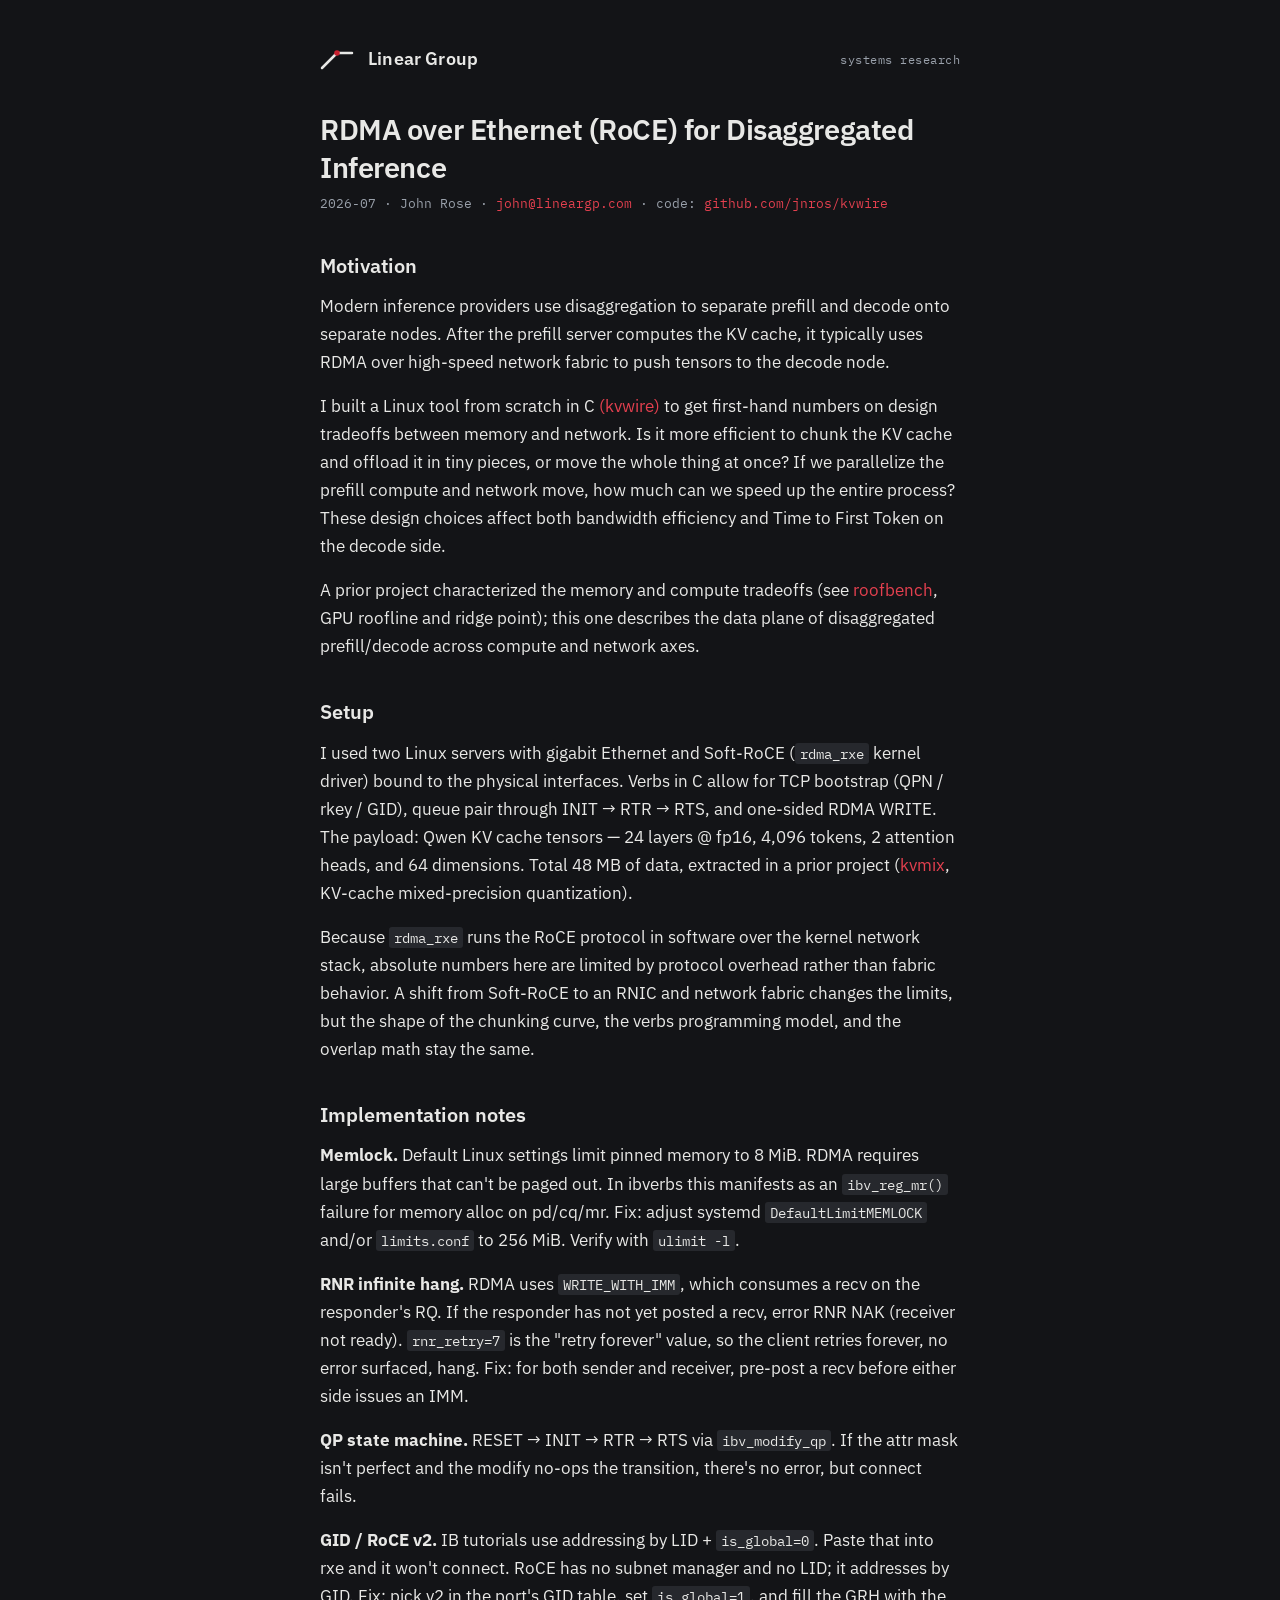
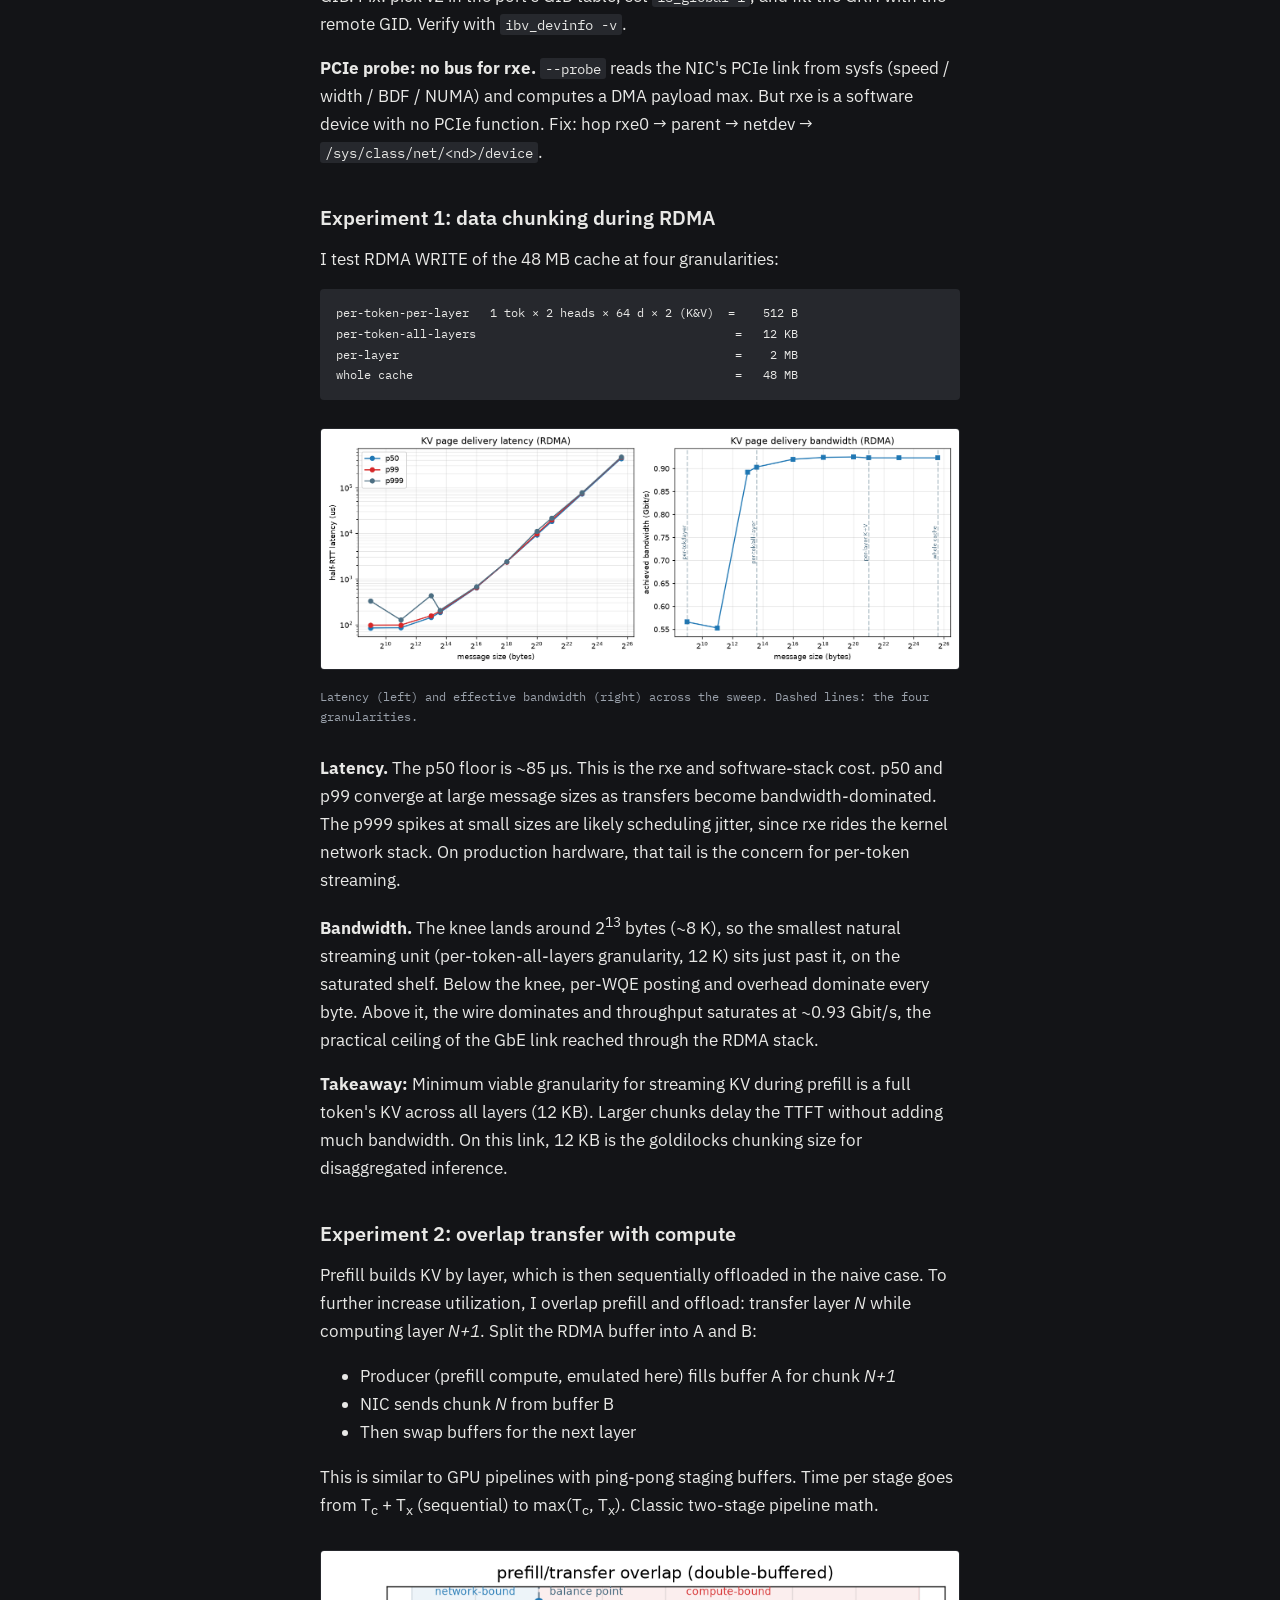
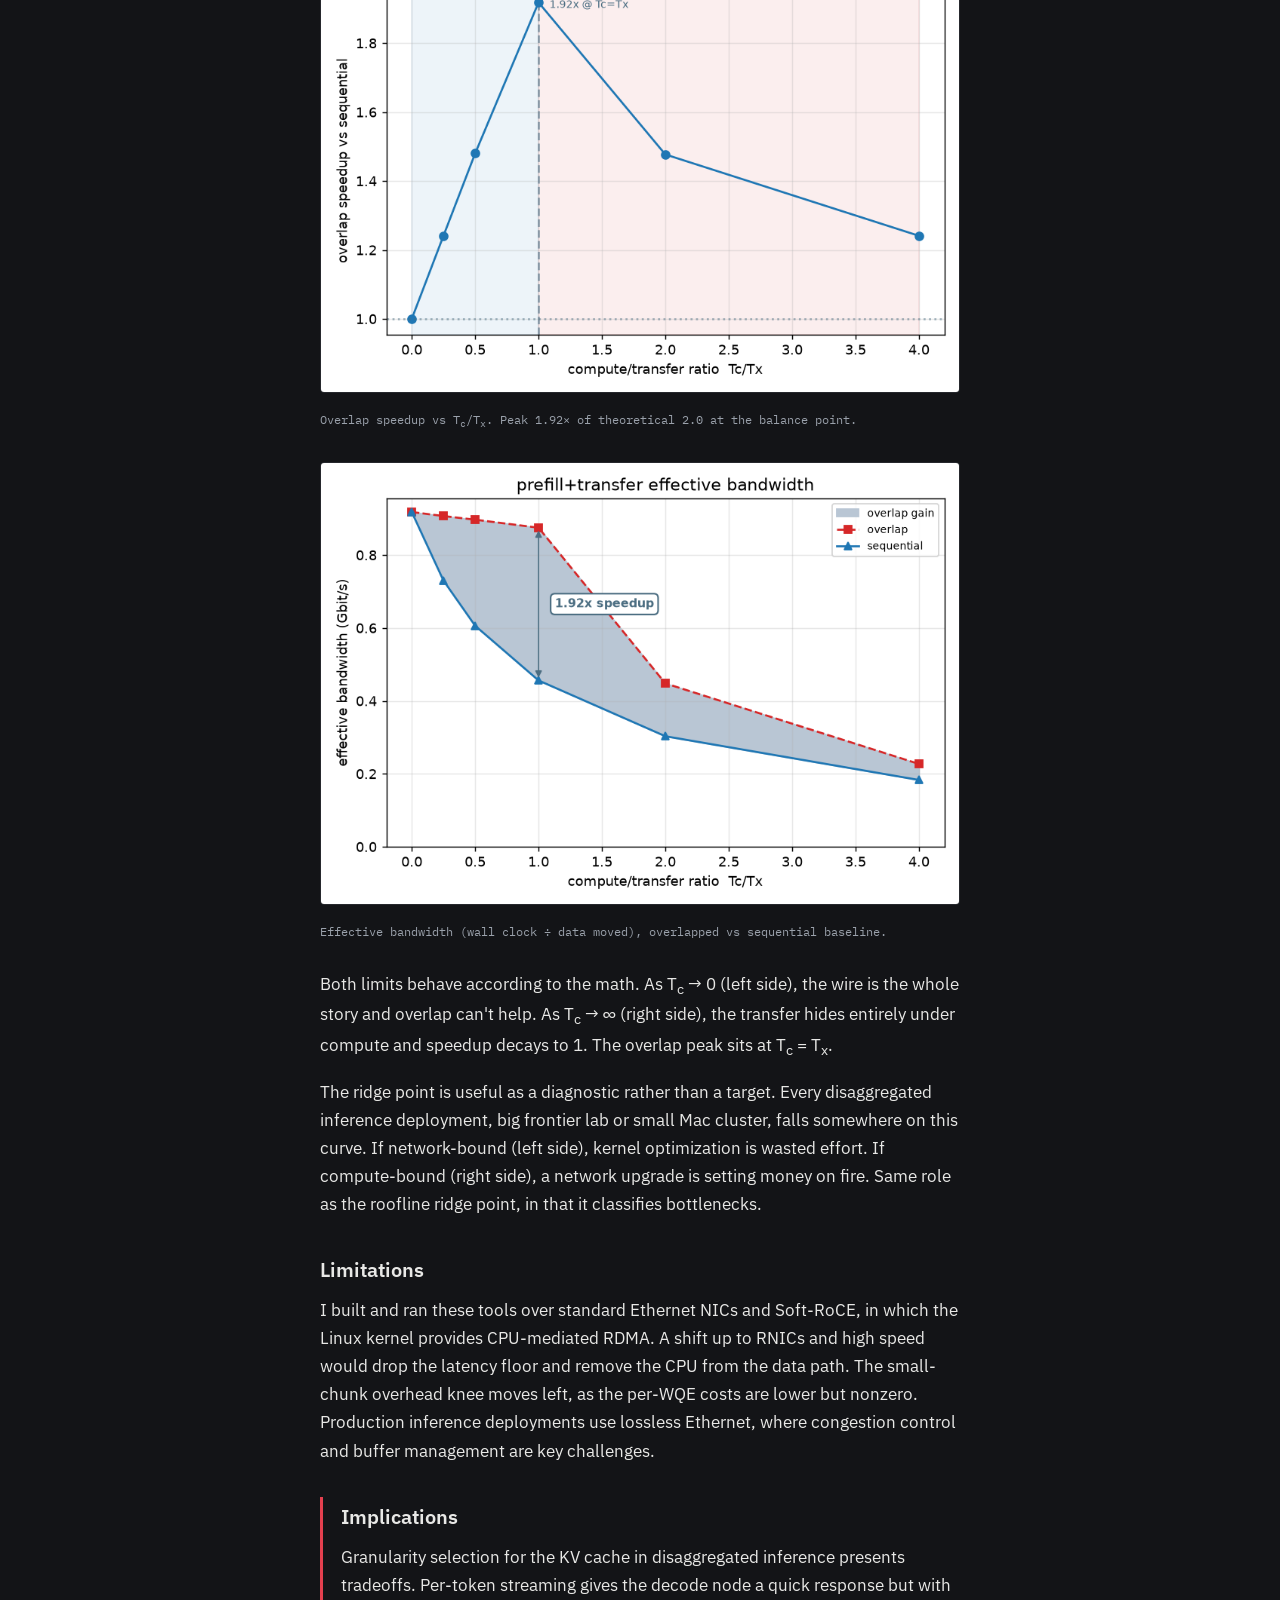
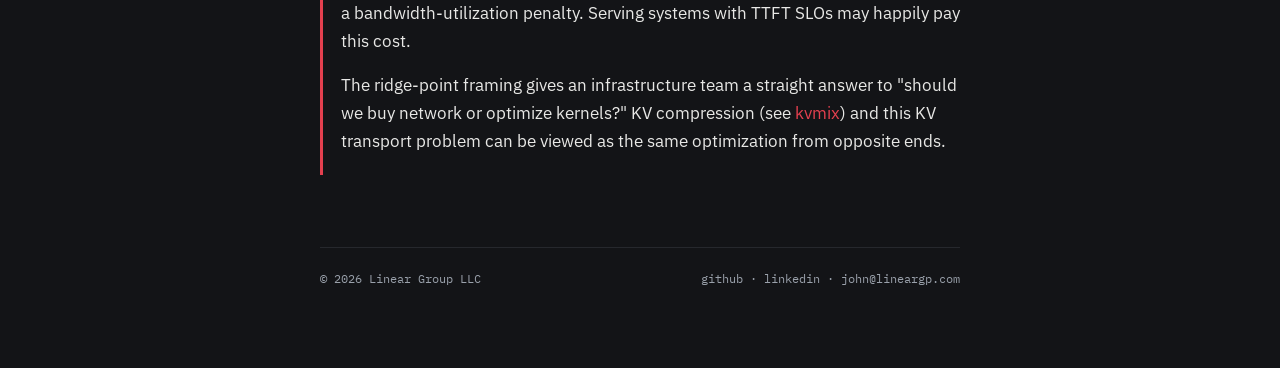
<file: notes/2026-07-rdma-roce/index.html>
<!DOCTYPE html>
<html lang="en" data-theme="dark">
<head>
<meta charset="utf-8">
<meta name="viewport" content="width=device-width, initial-scale=1">
<title>RDMA over Ethernet (RoCE) for Disaggregated Inference — Linear Group</title>
<meta name="description" content="Moving a Qwen KV cache over RDMA/RoCE for disaggregated prefill/decode.">
<link rel="canonical" href="https://lineargp.com/notes/2026-07-rdma-roce/">
<meta property="og:type" content="article">
<meta property="og:site_name" content="Linear Group">
<meta property="og:title" content="RDMA over Ethernet (RoCE) for Disaggregated Inference">
<meta property="og:description" content="Moving a Qwen KV cache over RDMA/RoCE for disaggregated prefill/decode.">
<meta property="og:url" content="https://lineargp.com/notes/2026-07-rdma-roce/">
<meta property="og:image" content="https://lineargp.com/img/og.png">
<meta property="og:image:width" content="1200">
<meta property="og:image:height" content="630">
<meta property="og:image:alt" content="Linear Group — systems research.">
<meta name="twitter:card" content="summary_large_image">
<link rel="icon" href="/favicon.svg" type="image/svg+xml">
<link rel="icon" href="/favicon.ico" sizes="32x32">
<link rel="apple-touch-icon" href="/apple-touch-icon.png">
<link rel="alternate" type="application/atom+xml" title="Linear Group research notes" href="/feed.xml">
<link rel="preconnect" href="https://fonts.googleapis.com">
<link rel="preconnect" href="https://fonts.gstatic.com" crossorigin>
<link href="https://fonts.googleapis.com/css2?family=IBM+Plex+Mono:wght@400;500&family=IBM+Plex+Sans:wght@400;500;600&display=swap" rel="stylesheet">
<link rel="stylesheet" href="/style.css">
<script>
  // both modes available; dark is the default, ?theme=light for light
  var t = new URLSearchParams(location.search).get("theme");
  document.documentElement.setAttribute("data-theme",
    t === "light" ? "light" : "dark");
</script>
<!-- Google tag (gtag.js) -->
<script async src="https://www.googletagmanager.com/gtag/js?id=G-K394KQK3GS"></script>
<script>
  window.dataLayer = window.dataLayer || [];
  function gtag(){dataLayer.push(arguments);}
  gtag('js', new Date());

  gtag('config', 'G-K394KQK3GS');
</script>
<script type="application/ld+json">
{
  "@context": "https://schema.org",
  "@type": "BlogPosting",
  "@id": "https://lineargp.com/notes/2026-07-rdma-roce/#post",
  "headline": "RDMA over Ethernet (RoCE) for Disaggregated Inference",
  "description": "Moving a Qwen KV cache over RDMA/RoCE for disaggregated prefill/decode.",
  "url": "https://lineargp.com/notes/2026-07-rdma-roce/",
  "mainEntityOfPage": {
    "@type": "WebPage",
    "@id": "https://lineargp.com/notes/2026-07-rdma-roce/"
  },
  "datePublished": "2026-07-01",
  "inLanguage": "en",
  "image": "https://lineargp.com/img/og.png",
  "keywords": [
    "RDMA",
    "RoCE",
    "KV cache",
    "disaggregated inference",
    "prefill/decode",
    "GPU inference"
  ],
  "author": {
    "@type": "Person",
    "@id": "https://lineargp.com/#john",
    "name": "John Rose",
    "url": "https://lineargp.com/"
  },
  "publisher": {
    "@type": "Organization",
    "@id": "https://lineargp.com/#linear",
    "name": "Linear Group LLC",
    "url": "https://lineargp.com/"
  },
  "isPartOf": {
    "@id": "https://lineargp.com/#notes"
  }
}
</script>
</head>
<body>
<div class="wrap">

<header class="site">
  <svg class="mark" width="34" height="24" viewBox="0 0 34 24" aria-hidden="true">
    <polyline points="2,21 17,6 32,6" fill="none" stroke="currentColor" stroke-width="2.5" stroke-linecap="round" stroke-linejoin="round"/>
    <circle cx="17" cy="6" r="2.8" fill="#C81F2E"/>
  </svg>
  <a class="wordmark" href="/">Linear Group</a>
  <span class="sub">systems research</span>
</header>

<article class="note">

<h1>RDMA over Ethernet (RoCE) for Disaggregated Inference</h1>
<p class="meta"><time datetime="2026-07">2026-07</time> · John Rose · <a href="mailto:john@lineargp.com">john@lineargp.com</a> · code: <a href="https://github.com/jnros/kvwire">github.com/jnros/kvwire</a></p>

<h2>Motivation</h2>
<p>Modern inference providers use disaggregation to separate prefill and decode onto separate nodes. After the prefill server computes the KV cache, it typically uses RDMA over high-speed network fabric to push tensors to the decode node.</p>
<p>I built a Linux tool from scratch in C <a href="https://github.com/jnros/kvwire">(kvwire)</a> to get first-hand numbers on design tradeoffs between memory and network. Is it more efficient to chunk the KV cache and offload it in tiny pieces, or move the whole thing at once? If we parallelize the prefill compute and network move, how much can we speed up the entire process? These design choices affect both bandwidth efficiency and Time to First Token on the decode side.</p>
<p>A prior project characterized the memory and compute tradeoffs (see <a href="https://github.com/jnros/roofbench">roofbench</a>, GPU roofline and ridge point); this one describes the data plane of disaggregated prefill/decode across compute and network axes.</p>

<h2>Setup</h2>
<p>I used two Linux servers with gigabit Ethernet and Soft-RoCE (<code>rdma_rxe</code> kernel driver) bound to the physical interfaces. Verbs in C allow for TCP bootstrap (QPN / rkey / GID), queue pair through INIT → RTR → RTS, and one-sided RDMA WRITE. The payload: Qwen KV cache tensors — 24 layers @ fp16, 4,096 tokens, 2 attention heads, and 64 dimensions. Total 48&nbsp;MB of data, extracted in a prior project (<a href="https://github.com/jnros/kvmix">kvmix</a>, KV-cache mixed-precision quantization).</p>
<p>Because <code>rdma_rxe</code> runs the RoCE protocol in software over the kernel network stack, absolute numbers here are limited by protocol overhead rather than fabric behavior. A shift from Soft-RoCE to an RNIC and network fabric changes the limits, but the shape of the chunking curve, the verbs programming model, and the overlap math stay the same.</p>

<h2>Implementation notes</h2>
<p><strong>Memlock.</strong> Default Linux settings limit pinned memory to 8&nbsp;MiB. RDMA requires large buffers that can't be paged out. In ibverbs this manifests as an <code>ibv_reg_mr()</code> failure for memory alloc on pd/cq/mr. Fix: adjust systemd <code>DefaultLimitMEMLOCK</code> and/or <code>limits.conf</code> to 256&nbsp;MiB. Verify with <code>ulimit -l</code>.</p>
<p><strong>RNR infinite hang.</strong> RDMA uses <code>WRITE_WITH_IMM</code>, which consumes a recv on the responder's RQ. If the responder has not yet posted a recv, error RNR NAK (receiver not ready). <code>rnr_retry=7</code> is the "retry forever" value, so the client retries forever, no error surfaced, hang. Fix: for both sender and receiver, pre-post a recv before either side issues an IMM.</p>
<p><strong>QP state machine.</strong> RESET → INIT → RTR → RTS via <code>ibv_modify_qp</code>. If the attr mask isn't perfect and the modify no-ops the transition, there's no error, but connect fails.</p>
<p><strong>GID / RoCE v2.</strong> IB tutorials use addressing by LID + <code>is_global=0</code>. Paste that into rxe and it won't connect. RoCE has no subnet manager and no LID; it addresses by GID. Fix: pick v2 in the port's GID table, set <code>is_global=1</code>, and fill the GRH with the remote GID. Verify with <code>ibv_devinfo -v</code>.</p>
<p><strong>PCIe probe: no bus for rxe.</strong> <code>--probe</code> reads the NIC's PCIe link from sysfs (speed / width / BDF / NUMA) and computes a DMA payload max. But rxe is a software device with no PCIe function. Fix: hop rxe0 → parent → netdev → <code>/sys/class/net/&lt;nd&gt;/device</code>.</p>

<h2>Experiment 1: data chunking during RDMA</h2>
<p>I test RDMA WRITE of the 48&nbsp;MB cache at four granularities:</p>
<pre><code>per-token-per-layer   1 tok × 2 heads × 64 d × 2 (K&amp;V)  =    512 B
per-token-all-layers                                     =   12 KB
per-layer                                                =    2 MB
whole cache                                              =   48 MB</code></pre>

<figure>
  <a href="out_latbw.png" target="_blank" rel="noopener">
    <img src="out_latbw.png" alt="latency/bandwidth">
  </a>
  <figcaption>Latency (left) and effective bandwidth (right) across the sweep. Dashed lines: the four granularities.</figcaption>
</figure>

<p><strong>Latency.</strong> The p50 floor is ~85&nbsp;µs. This is the rxe and software-stack cost. p50 and p99 converge at large message sizes as transfers become bandwidth-dominated. The p999 spikes at small sizes are likely scheduling jitter, since rxe rides the kernel network stack. On production hardware, that tail is the concern for per-token streaming.</p>

<p><strong>Bandwidth.</strong> The knee lands around 2<sup>13</sup> bytes (~8&nbsp;K), so the smallest natural streaming unit (per-token-all-layers granularity, 12&nbsp;K) sits just past it, on the saturated shelf. Below the knee, per-WQE posting and overhead dominate every byte. Above it, the wire dominates and throughput saturates at ~0.93&nbsp;Gbit/s, the practical ceiling of the GbE link reached through the RDMA stack.</p>

<p><strong>Takeaway:</strong> Minimum viable granularity for streaming KV during prefill is a full token's KV across all layers (12&nbsp;KB). Larger chunks delay the TTFT without adding much bandwidth. On this link, 12&nbsp;KB is the goldilocks chunking size for disaggregated inference.</p>

<h2>Experiment 2: overlap transfer with compute</h2>
<p>Prefill builds KV by layer, which is then sequentially offloaded in the naive case. To further increase utilization, I overlap prefill and offload: transfer layer <em>N</em> while computing layer <em>N+1</em>. Split the RDMA buffer into A and B:</p>
<ul>
  <li>Producer (prefill compute, emulated here) fills buffer A for chunk <em>N+1</em></li>
  <li>NIC sends chunk <em>N</em> from buffer B</li>
  <li>Then swap buffers for the next layer</li>
</ul>
<p>This is similar to GPU pipelines with ping-pong staging buffers. Time per stage goes from T<sub>c</sub>&nbsp;+&nbsp;T<sub>x</sub> (sequential) to max(T<sub>c</sub>,&nbsp;T<sub>x</sub>). Classic two-stage pipeline math.</p>

<figure>
  <a href="out_overlap.png" target="_blank" rel="noopener">
    <img src="out_overlap.png" alt="overlap speedup">
  </a>
  <figcaption>Overlap speedup vs T<sub>c</sub>/T<sub>x</sub>. Peak 1.92× of theoretical 2.0 at the balance point.</figcaption>
</figure>

<figure>
  <a href="out_effbw.png" target="_blank" rel="noopener">
    <img src="out_effbw.png" alt="effective bandwidth">
  </a>
  <figcaption>Effective bandwidth (wall clock ÷ data moved), overlapped vs sequential baseline.</figcaption>
</figure>

<p>Both limits behave according to the math. As T<sub>c</sub>&nbsp;→&nbsp;0 (left side), the wire is the whole story and overlap can't help. As T<sub>c</sub>&nbsp;→&nbsp;∞ (right side), the transfer hides entirely under compute and speedup decays to 1. The overlap peak sits at T<sub>c</sub>&nbsp;=&nbsp;T<sub>x</sub>.</p>

<p>The ridge point is useful as a diagnostic rather than a target. Every disaggregated inference deployment, big frontier lab or small Mac cluster, falls somewhere on this curve. If network-bound (left side), kernel optimization is wasted effort. If compute-bound (right side), a network upgrade is setting money on fire. Same role as the roofline ridge point, in that it classifies bottlenecks.</p>

<h2>Limitations</h2>
<p>I built and ran these tools over standard Ethernet NICs and Soft-RoCE, in which the Linux kernel provides CPU-mediated RDMA. A shift up to RNICs and high speed would drop the latency floor and remove the CPU from the data path. The small-chunk overhead knee moves left, as the per-WQE costs are lower but nonzero. Production inference deployments use lossless Ethernet, where congestion control and buffer management are key challenges.</p>

<div class="implications">
<h2>Implications</h2>
<p>Granularity selection for the KV cache in disaggregated inference presents tradeoffs. Per-token streaming gives the decode node a quick response but with a bandwidth-utilization penalty. Serving systems with TTFT SLOs may happily pay this cost.</p>

<p>The ridge-point framing gives an infrastructure team a straight answer to "should we buy network or optimize kernels?" KV compression (see <a href="https://github.com/jnros/kvmix">kvmix</a>) and this KV transport problem can be viewed as the same optimization from opposite ends.</p>
</div>

</article>

<footer class="site">
  <span>© 2026 Linear Group LLC</span>
  <span><a href="https://github.com/jnros">github</a> · <a href="https://www.linkedin.com/in/johnrose/">linkedin</a> · <a href="mailto:john@lineargp.com">john@lineargp.com</a></span>
</footer>

</div>
</body>
</html>
</file>
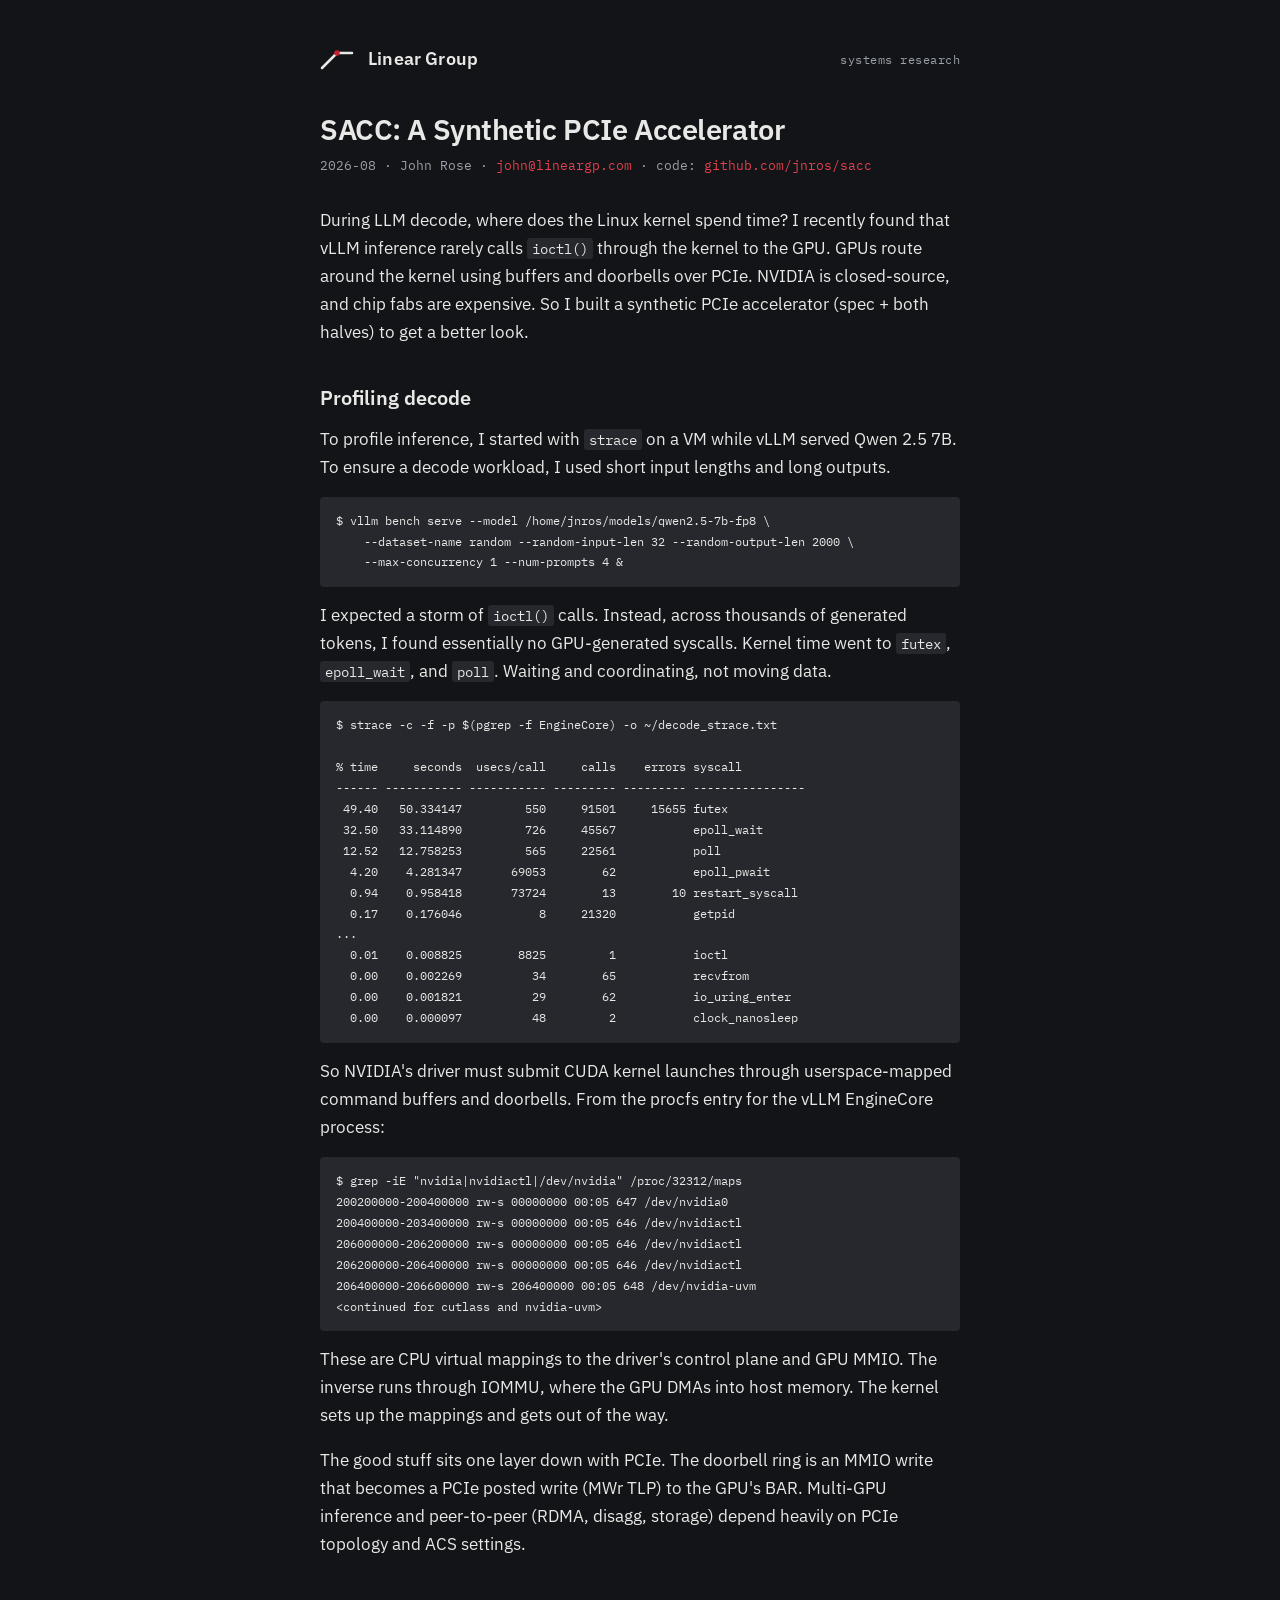
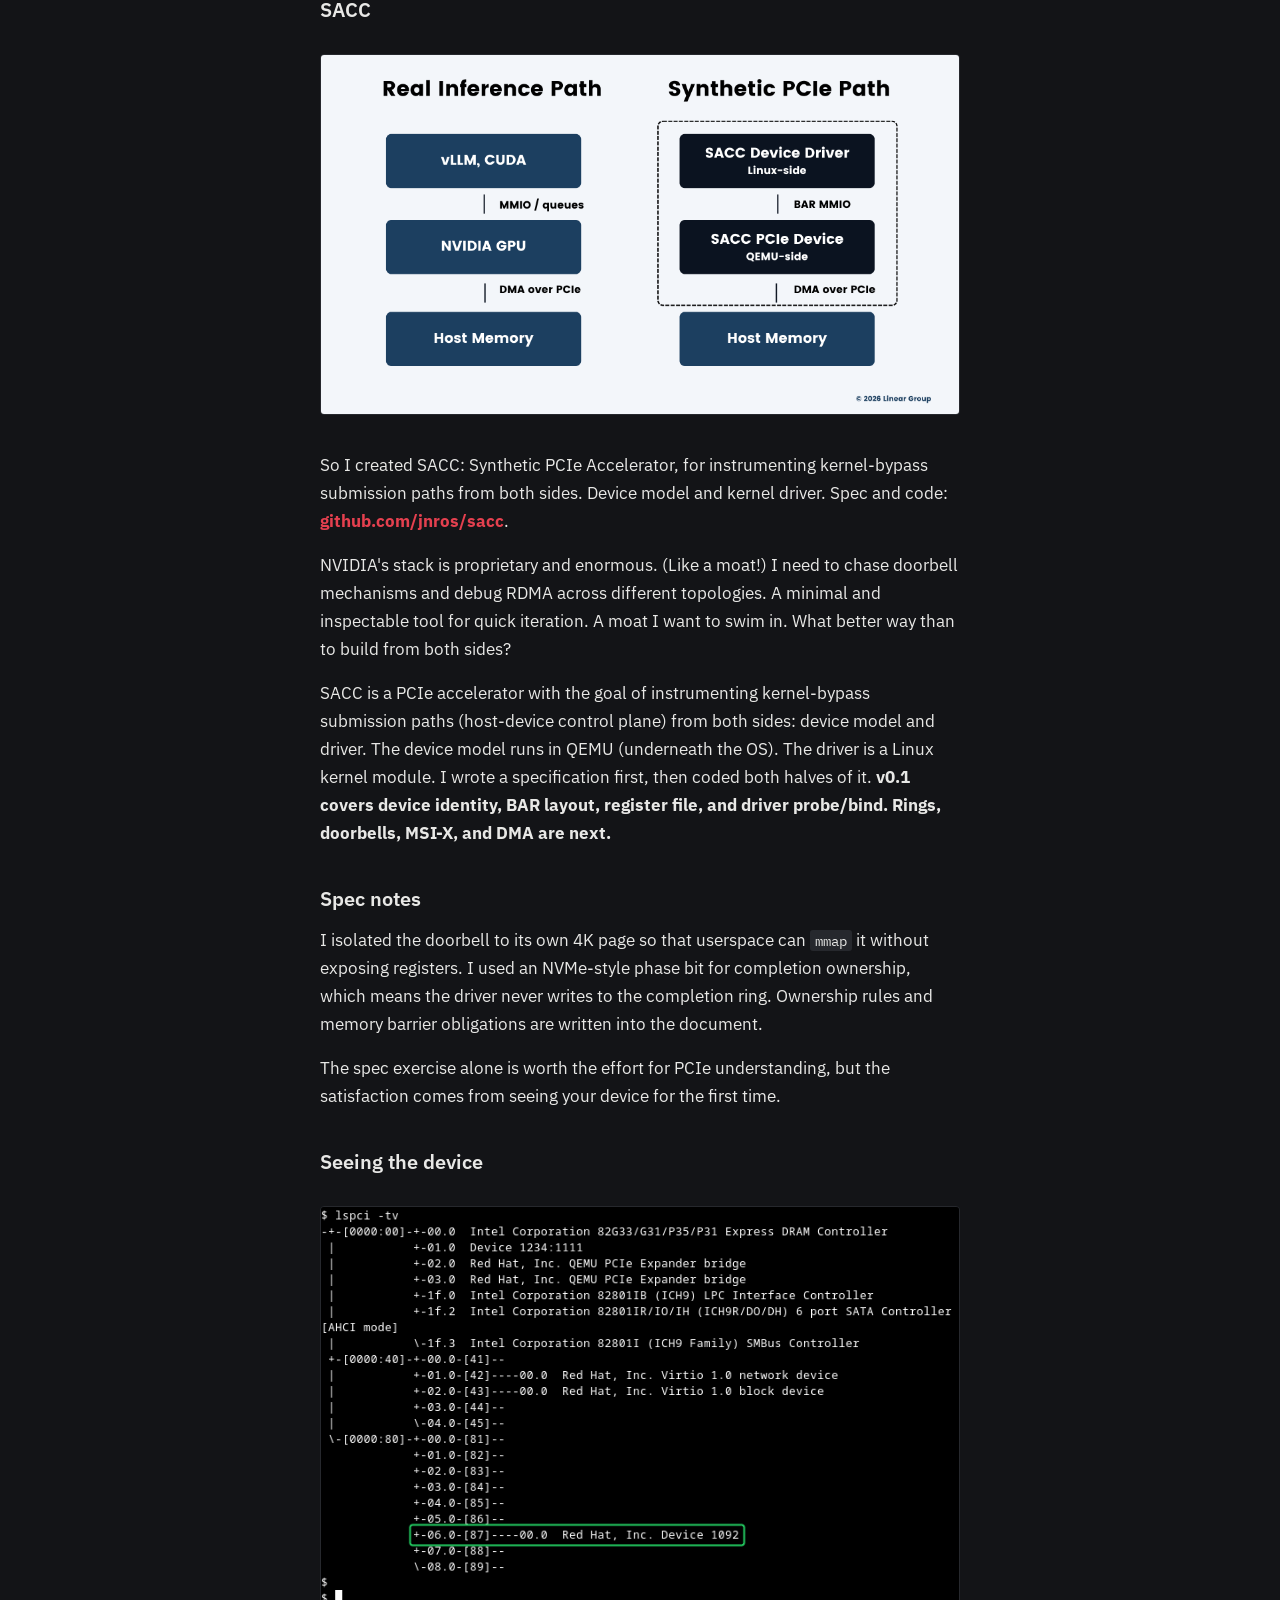
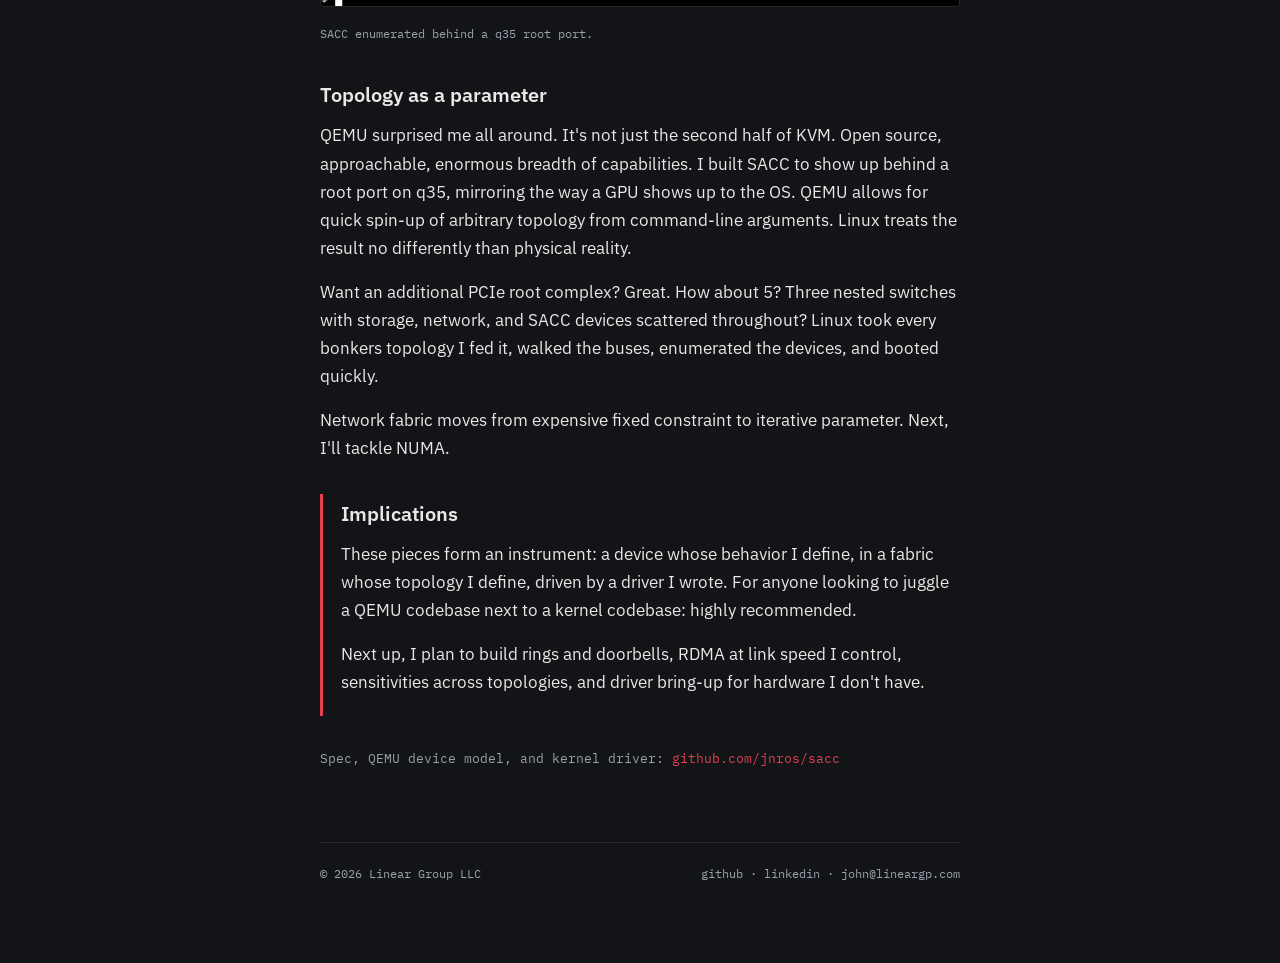
<file: notes/2026-08-synthetic-pcie/index.html>
<!DOCTYPE html>
<html lang="en" data-theme="dark">
<head>
<meta charset="utf-8">
<meta name="viewport" content="width=device-width, initial-scale=1">
<title>SACC: A Synthetic PCIe Accelerator — Linear Group</title>
<meta name="description" content="Building a synthetic PCIe accelerator — QEMU device model plus Linux driver — to instrument kernel-bypass submission paths from both sides.">
<link rel="canonical" href="https://lineargp.com/notes/2026-08-synthetic-pcie/">
<meta property="og:type" content="article">
<meta property="og:site_name" content="Linear Group">
<meta property="og:title" content="SACC: A Synthetic PCIe Accelerator">
<meta property="og:description" content="Building a synthetic PCIe accelerator — QEMU device model plus Linux driver — to instrument kernel-bypass submission paths from both sides.">
<meta property="og:url" content="https://lineargp.com/notes/2026-08-synthetic-pcie/">
<meta property="og:image" content="https://lineargp.com/notes/2026-08-synthetic-pcie/hero.png">
<meta property="og:image:width" content="1920">
<meta property="og:image:height" content="1080">
<meta property="og:image:alt" content="A synthetic PCIe accelerator enumerated by the Linux kernel.">
<meta name="twitter:card" content="summary_large_image">
<link rel="icon" href="/favicon.svg" type="image/svg+xml">
<link rel="icon" href="/favicon.ico" sizes="32x32">
<link rel="apple-touch-icon" href="/apple-touch-icon.png">
<link rel="alternate" type="application/atom+xml" title="Linear Group research notes" href="/feed.xml">
<link rel="preconnect" href="https://fonts.googleapis.com">
<link rel="preconnect" href="https://fonts.gstatic.com" crossorigin>
<link href="https://fonts.googleapis.com/css2?family=IBM+Plex+Mono:wght@400;500&family=IBM+Plex+Sans:wght@400;500;600&display=swap" rel="stylesheet">
<link rel="stylesheet" href="/style.css">
<script>
  // both modes available; dark is the default, ?theme=light for light
  var t = new URLSearchParams(location.search).get("theme");
  document.documentElement.setAttribute("data-theme",
    t === "light" ? "light" : "dark");
</script>
<!-- Google tag (gtag.js) -->
<script async src="https://www.googletagmanager.com/gtag/js?id=G-K394KQK3GS"></script>
<script>
  window.dataLayer = window.dataLayer || [];
  function gtag(){dataLayer.push(arguments);}
  gtag('js', new Date());

  gtag('config', 'G-K394KQK3GS');
</script>
<script type="application/ld+json">
{
  "@context": "https://schema.org",
  "@type": "BlogPosting",
  "@id": "https://lineargp.com/notes/2026-08-synthetic-pcie/#post",
  "headline": "SACC: A Synthetic PCIe Accelerator",
  "description": "Building a synthetic PCIe accelerator — QEMU device model plus Linux driver — to instrument kernel-bypass submission paths from both sides.",
  "url": "https://lineargp.com/notes/2026-08-synthetic-pcie/",
  "mainEntityOfPage": {
    "@type": "WebPage",
    "@id": "https://lineargp.com/notes/2026-08-synthetic-pcie/"
  },
  "datePublished": "2026-08-01",
  "inLanguage": "en",
  "image": "https://lineargp.com/notes/2026-08-synthetic-pcie/hero.png",
  "keywords": [
    "PCIe",
    "QEMU",
    "Linux kernel driver",
    "kernel bypass",
    "doorbell",
    "BAR",
    "MMIO",
    "DMA",
    "GPU inference"
  ],
  "author": {
    "@type": "Person",
    "@id": "https://lineargp.com/#john",
    "name": "John Rose",
    "url": "https://lineargp.com/"
  },
  "publisher": {
    "@type": "Organization",
    "@id": "https://lineargp.com/#linear",
    "name": "Linear Group LLC",
    "url": "https://lineargp.com/"
  },
  "isPartOf": {
    "@id": "https://lineargp.com/#notes"
  }
}
</script>
</head>
<body>
<div class="wrap">

<header class="site">
  <svg class="mark" width="34" height="24" viewBox="0 0 34 24" aria-hidden="true">
    <polyline points="2,21 17,6 32,6" fill="none" stroke="currentColor" stroke-width="2.5" stroke-linecap="round" stroke-linejoin="round"/>
    <circle cx="17" cy="6" r="2.8" fill="#C81F2E"/>
  </svg>
  <a class="wordmark" href="/">Linear Group</a>
  <span class="sub">systems research</span>
</header>

<article class="note">

<h1>SACC: A Synthetic PCIe Accelerator</h1>
<p class="meta"><time datetime="2026-08">2026-08</time> · John Rose · <a href="mailto:john@lineargp.com">john@lineargp.com</a> · code: <a href="https://github.com/jnros/sacc">github.com/jnros/sacc</a></p>

<p>During LLM decode, where does the Linux kernel spend time? I recently found that vLLM inference rarely calls <code>ioctl()</code> through the kernel to the GPU. GPUs route around the kernel using buffers and doorbells over PCIe. NVIDIA is closed-source, and chip fabs are expensive. So I built a synthetic PCIe accelerator (spec + both halves) to get a better look.</p>

<h2>Profiling decode</h2>
<p>To profile inference, I started with <code>strace</code> on a VM while vLLM served Qwen 2.5 7B. To ensure a decode workload, I used short input lengths and long outputs.</p>
<pre><code>$ vllm bench serve --model /home/jnros/models/qwen2.5-7b-fp8 \
    --dataset-name random --random-input-len 32 --random-output-len 2000 \
    --max-concurrency 1 --num-prompts 4 &amp;</code></pre>

<p>I expected a storm of <code>ioctl()</code> calls. Instead, across thousands of generated tokens, I found essentially no GPU-generated syscalls. Kernel time went to <code>futex</code>, <code>epoll_wait</code>, and <code>poll</code>. Waiting and coordinating, not moving data.</p>
<pre><code>$ strace -c -f -p $(pgrep -f EngineCore) -o ~/decode_strace.txt

% time     seconds  usecs/call     calls    errors syscall
------ ----------- ----------- --------- --------- ----------------
 49.40   50.334147         550     91501     15655 futex
 32.50   33.114890         726     45567           epoll_wait
 12.52   12.758253         565     22561           poll
  4.20    4.281347       69053        62           epoll_pwait
  0.94    0.958418       73724        13        10 restart_syscall
  0.17    0.176046           8     21320           getpid
...
  0.01    0.008825        8825         1           ioctl
  0.00    0.002269          34        65           recvfrom
  0.00    0.001821          29        62           io_uring_enter
  0.00    0.000097          48         2           clock_nanosleep</code></pre>

<p>So NVIDIA's driver must submit CUDA kernel launches through userspace-mapped command buffers and doorbells. From the procfs entry for the vLLM EngineCore process:</p>
<pre><code>$ grep -iE "nvidia|nvidiactl|/dev/nvidia" /proc/32312/maps
200200000-200400000 rw-s 00000000 00:05 647 /dev/nvidia0
200400000-203400000 rw-s 00000000 00:05 646 /dev/nvidiactl
206000000-206200000 rw-s 00000000 00:05 646 /dev/nvidiactl
206200000-206400000 rw-s 00000000 00:05 646 /dev/nvidiactl
206400000-206600000 rw-s 206400000 00:05 648 /dev/nvidia-uvm
&lt;continued for cutlass and nvidia-uvm&gt;</code></pre>

<p>These are CPU virtual mappings to the driver's control plane and GPU MMIO. The inverse runs through IOMMU, where the GPU DMAs into host memory. The kernel sets up the mappings and gets out of the way.</p>

<p>The good stuff sits one layer down with PCIe. The doorbell ring is an MMIO write that becomes a PCIe posted write (MWr TLP) to the GPU's BAR. Multi-GPU inference and peer-to-peer (RDMA, disagg, storage) depend heavily on PCIe topology and ACS settings.</p>

<h2>SACC</h2>
<figure>
  <a href="hero.png" target="_blank" rel="noopener">
    <img src="hero.png" alt="SACC">
  </a>
</figure>

<p>So I created SACC: Synthetic PCIe Accelerator, for instrumenting kernel-bypass submission paths from both sides. Device model and kernel driver. Spec and code: <strong><a href="https://github.com/jnros/sacc">github.com/jnros/sacc</a></strong>.</p>
<p>NVIDIA's stack is proprietary and enormous. (Like a moat!) I need to chase doorbell mechanisms and debug RDMA across different topologies. A minimal and inspectable tool for quick iteration. A moat I want to swim in. What better way than to build from both sides?</p>
<p>SACC is a PCIe accelerator with the goal of instrumenting kernel-bypass submission paths (host-device control plane) from both sides: device model and driver. The device model runs in QEMU (underneath the OS). The driver is a Linux kernel module. I wrote a specification first, then coded both halves of it. <strong>v0.1 covers device identity, BAR layout, register file, and driver probe/bind. Rings, doorbells, MSI-X, and DMA are next.</strong></p>

<h2>Spec notes</h2>
<p>I isolated the doorbell to its own 4K page so that userspace can <code>mmap</code> it without exposing registers. I used an NVMe-style phase bit for completion ownership, which means the driver never writes to the completion ring. Ownership rules and memory barrier obligations are written into the document.</p>
<p>The spec exercise alone is worth the effort for PCIe understanding, but the satisfaction comes from seeing your device for the first time.</p>

<h2>Seeing the device</h2>
<figure>
  <a href="lspci_new_annotated.png" target="_blank" rel="noopener">
    <img src="lspci_new_annotated.png" alt="annotated lspci output">
  </a>
  <figcaption>SACC enumerated behind a q35 root port.</figcaption>
</figure>

<h2>Topology as a parameter</h2>
<p>QEMU surprised me all around. It's not just the second half of KVM. Open source, approachable, enormous breadth of capabilities. I built SACC to show up behind a root port on q35, mirroring the way a GPU shows up to the OS. QEMU allows for quick spin-up of arbitrary topology from command-line arguments. Linux treats the result no differently than physical reality.</p>
<p>Want an additional PCIe root complex? Great. How about 5? Three nested switches with storage, network, and SACC devices scattered throughout? Linux took every bonkers topology I fed it, walked the buses, enumerated the devices, and booted quickly.</p>
<p>Network fabric moves from expensive fixed constraint to iterative parameter. Next, I'll tackle NUMA.</p>

<div class="implications">
<h2>Implications</h2>
<p>These pieces form an instrument: a device whose behavior I define, in a fabric whose topology I define, driven by a driver I wrote. For anyone looking to juggle a QEMU codebase next to a kernel codebase: highly recommended.</p>

<p>Next up, I plan to build rings and doorbells, RDMA at link speed I control, sensitivities across topologies, and driver bring-up for hardware I don't have.</p>
</div>

<p class="meta">Spec, QEMU device model, and kernel driver: <a href="https://github.com/jnros/sacc">github.com/jnros/sacc</a></p>

</article>

<footer class="site">
  <span>© 2026 Linear Group LLC</span>
  <span><a href="https://github.com/jnros">github</a> · <a href="https://www.linkedin.com/in/johnrose/">linkedin</a> · <a href="mailto:john@lineargp.com">john@lineargp.com</a></span>
</footer>

</div>
</body>
</html>
</file>
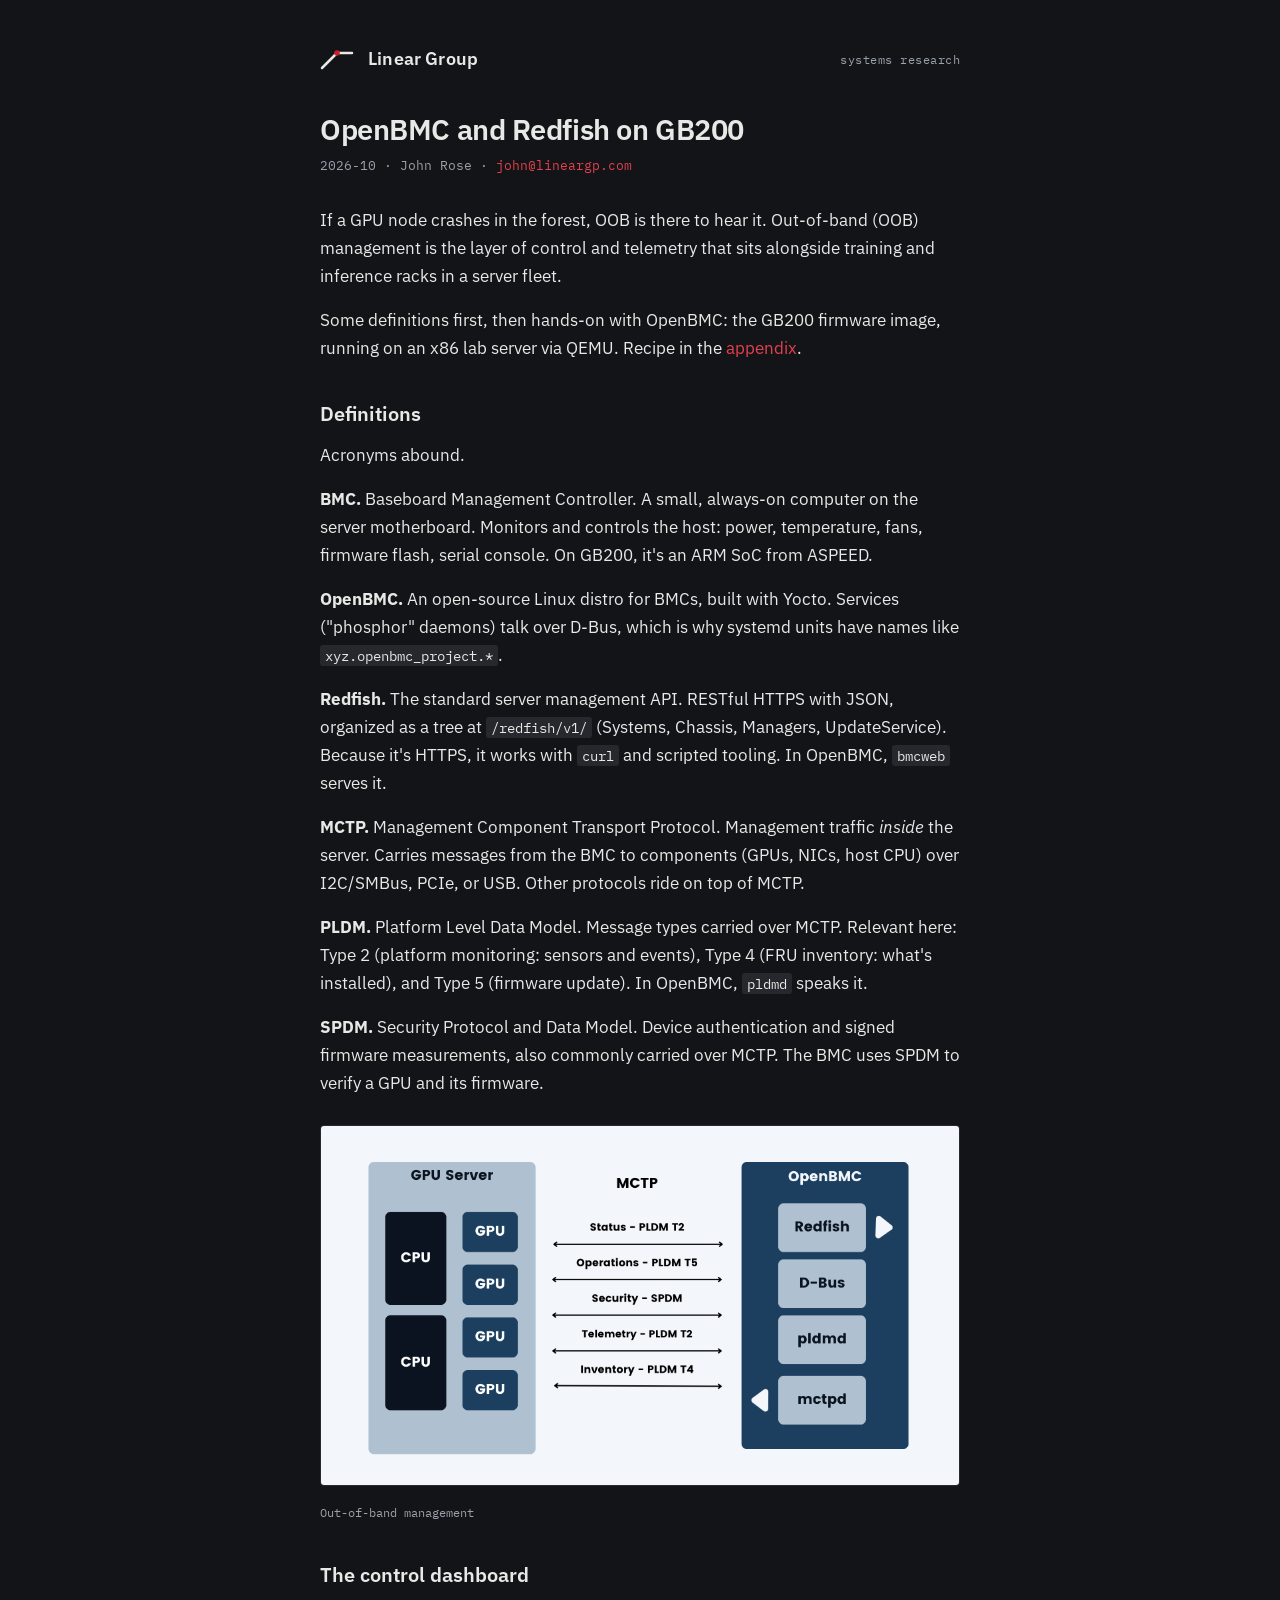
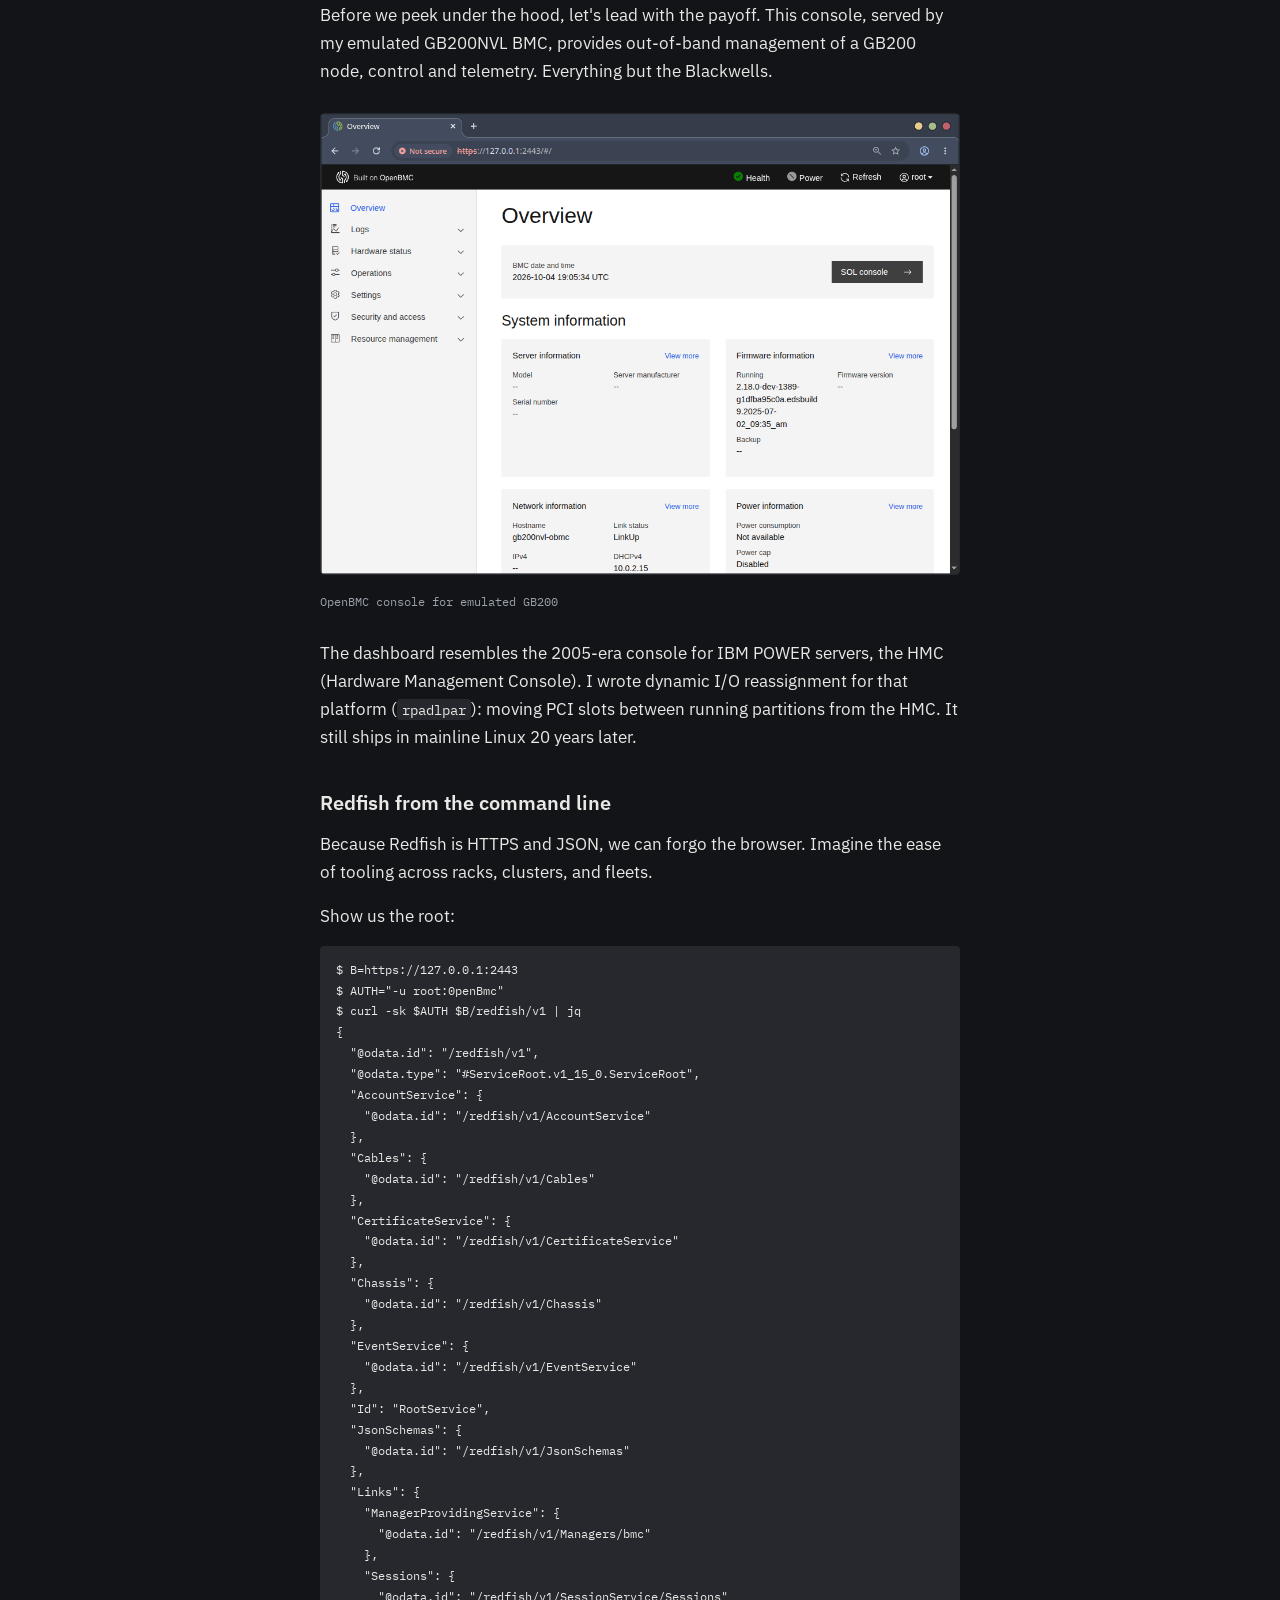
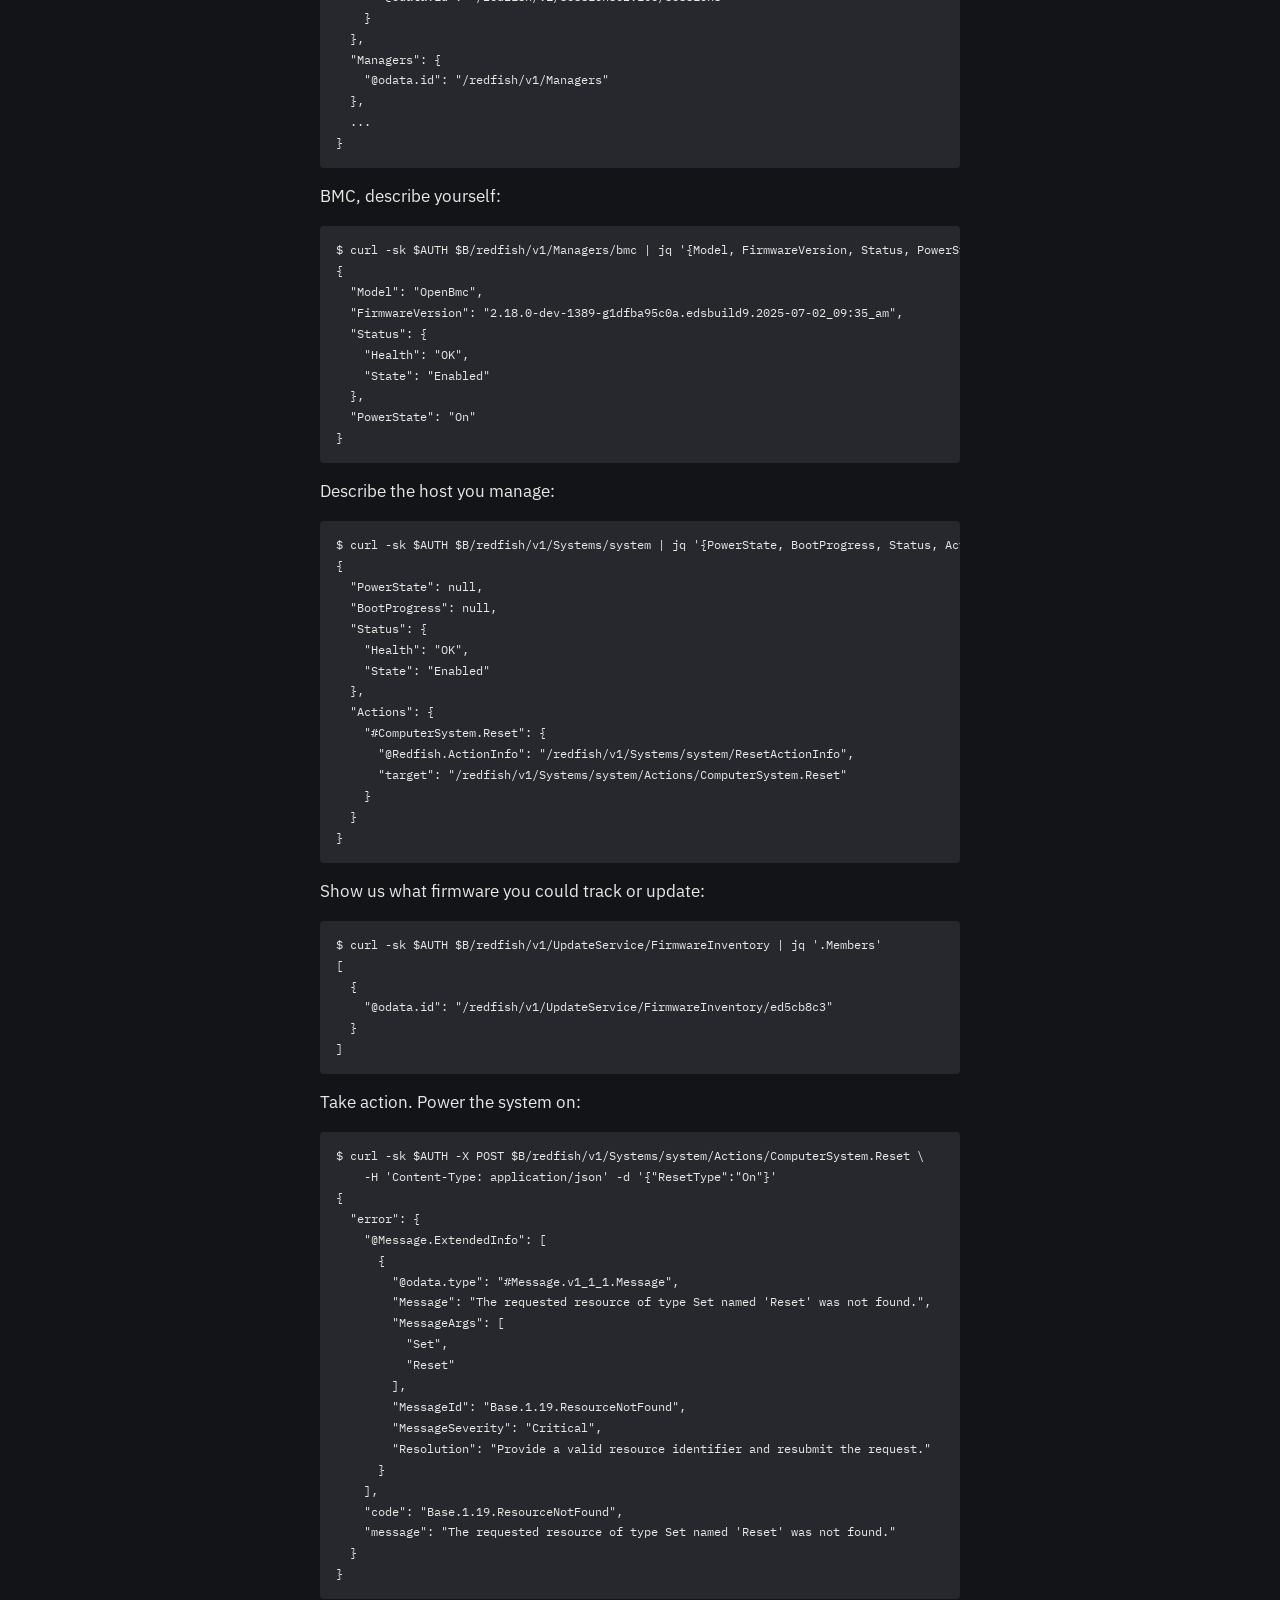
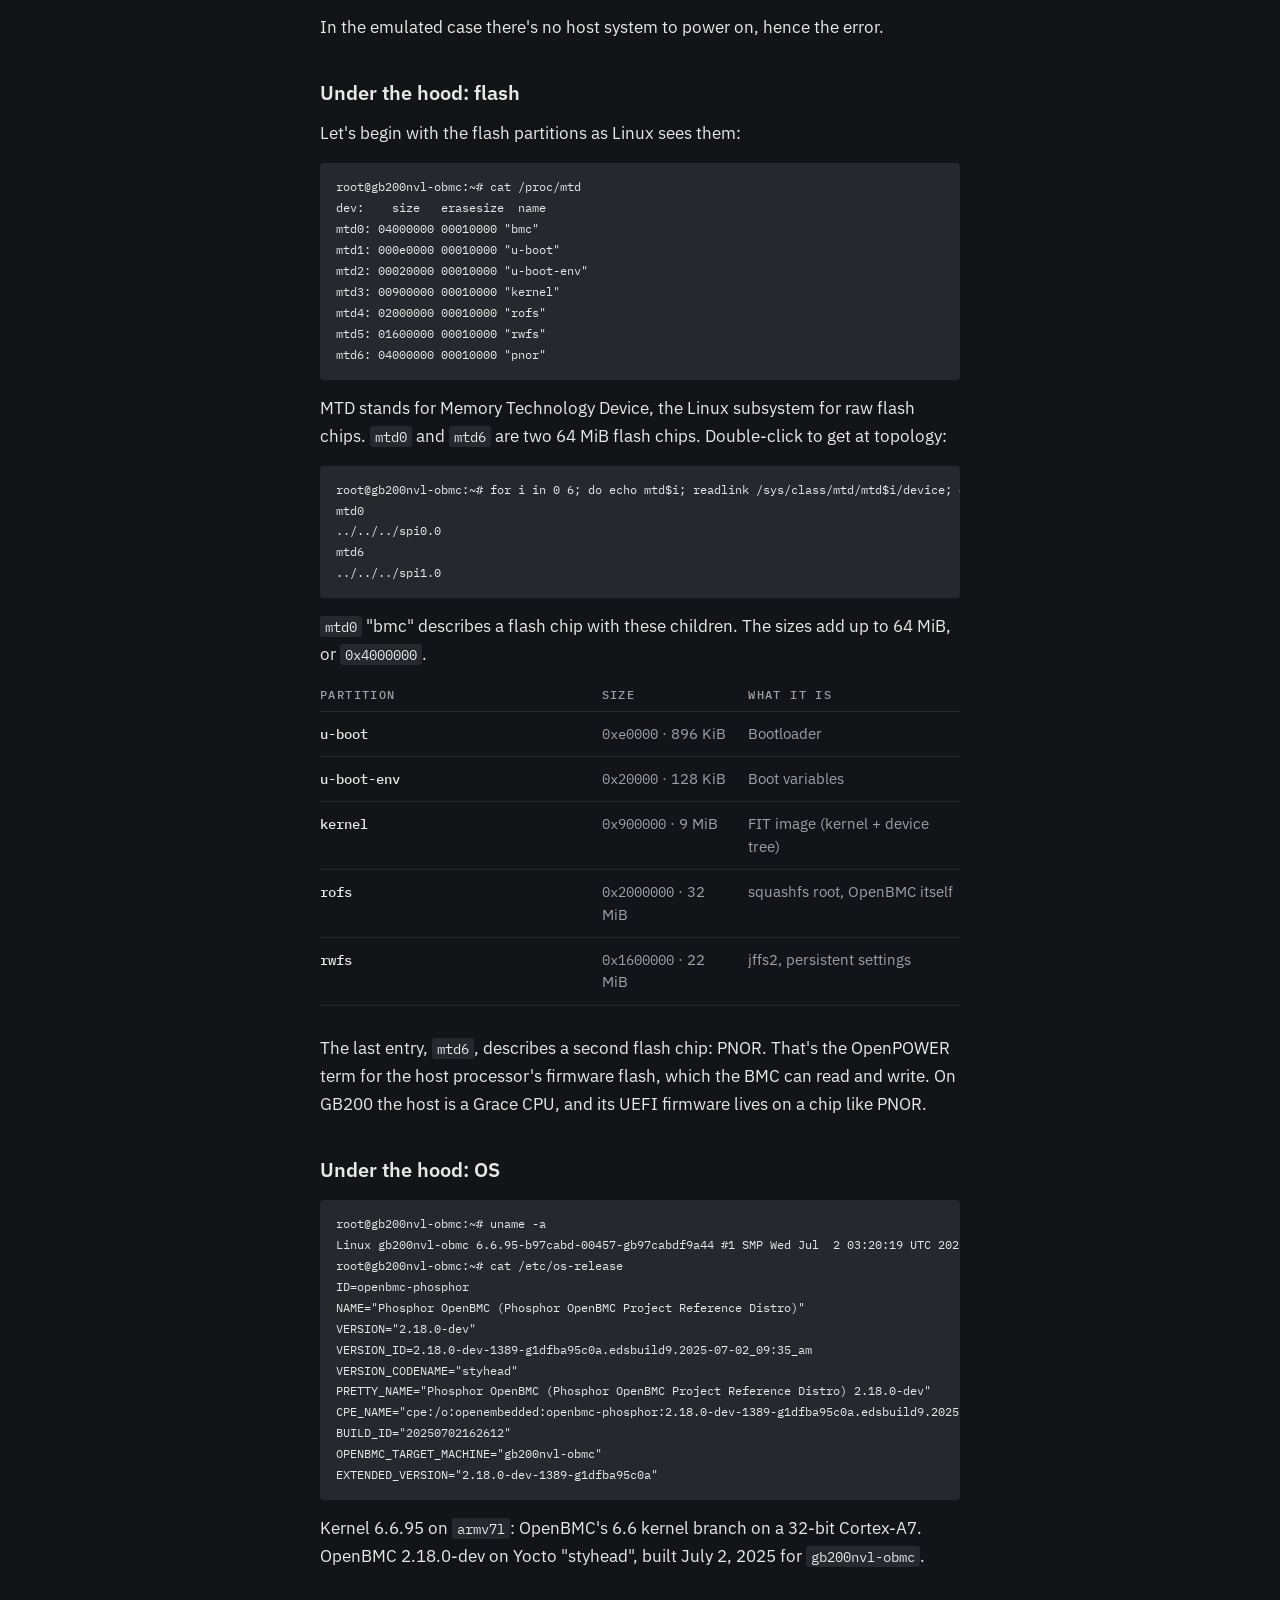
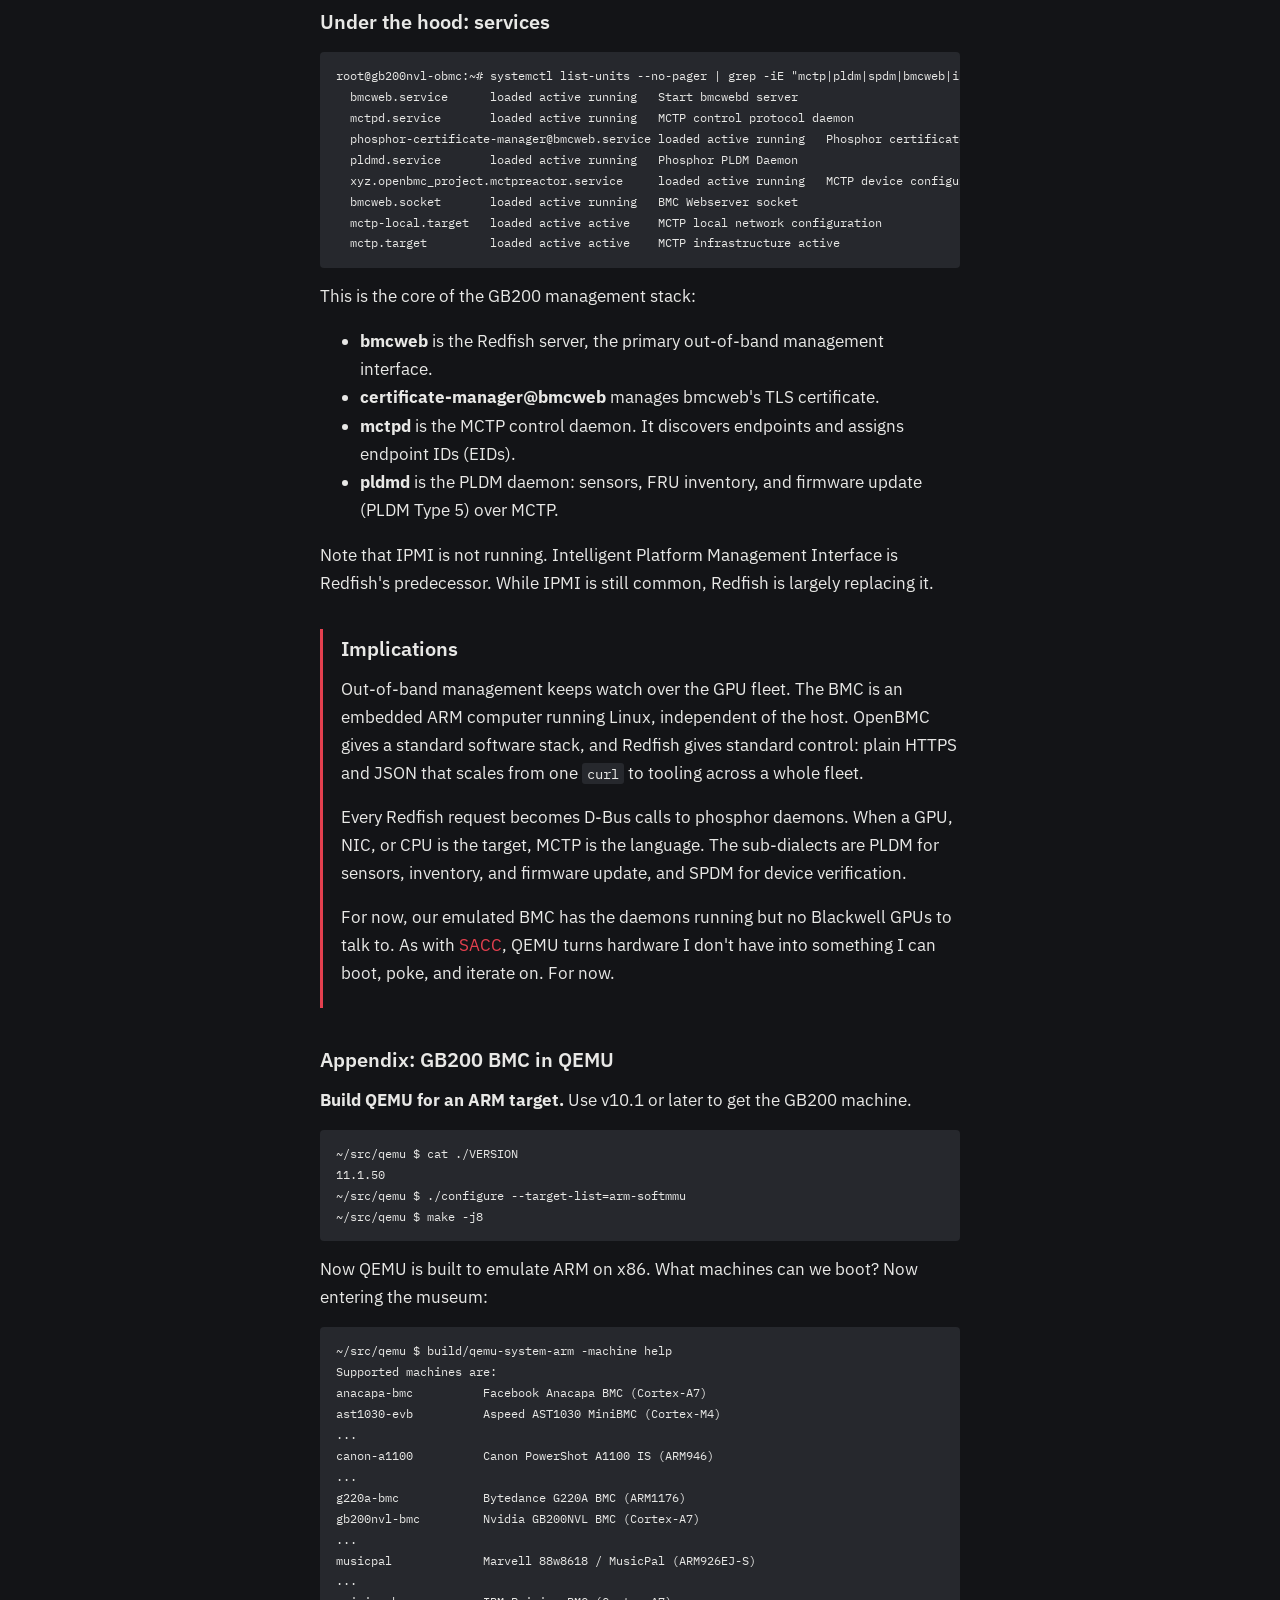
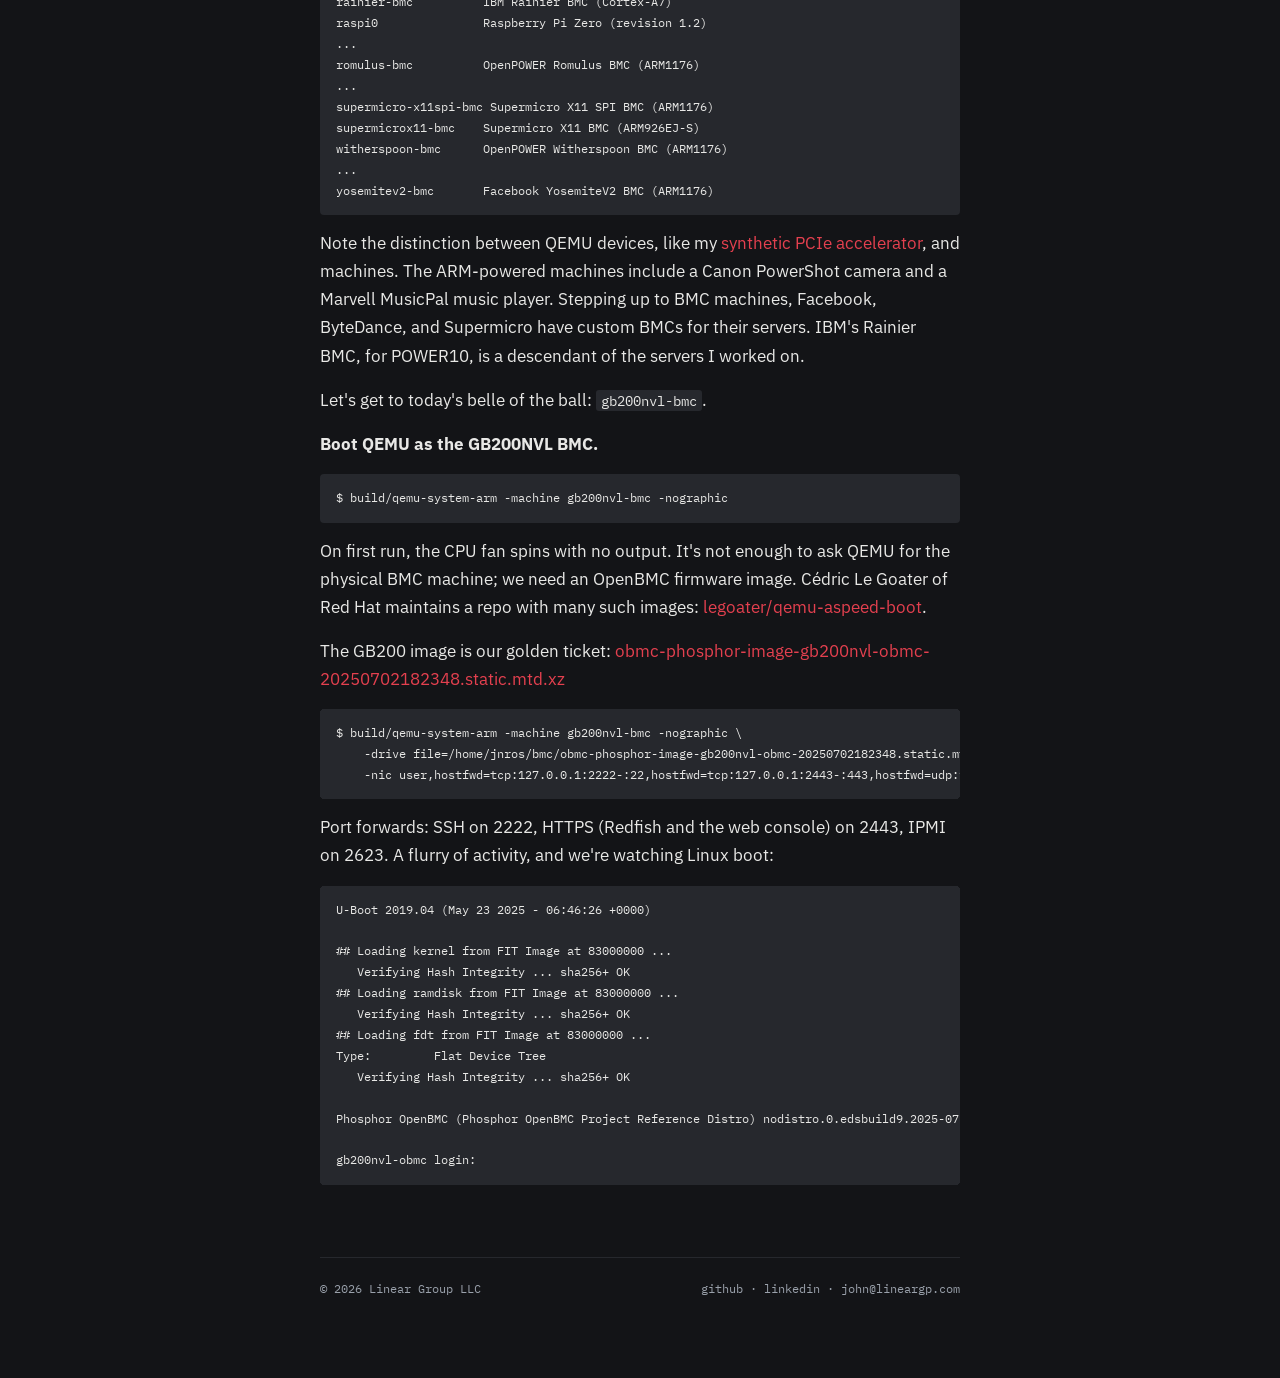
<file: notes/2026-10-openbmc-redfish/index.html>
<!DOCTYPE html>
<html lang="en" data-theme="dark">
<head>
<meta charset="utf-8">
<meta name="viewport" content="width=device-width, initial-scale=1">
<title>OpenBMC and Redfish on GB200 — Linear Group</title>
<meta name="description" content="Out-of-band management for GPU fleets: BMC, Redfish, MCTP, PLDM, SPDM, then hands-on with the GB200NVL OpenBMC firmware image booted in QEMU.">
<link rel="canonical" href="https://lineargp.com/notes/2026-10-openbmc-redfish/">
<meta property="og:type" content="article">
<meta property="og:site_name" content="Linear Group">
<meta property="og:title" content="OpenBMC and Redfish on GB200">
<meta property="og:description" content="Out-of-band management for GPU fleets: BMC, Redfish, MCTP, PLDM, SPDM, then hands-on with the GB200NVL OpenBMC firmware image booted in QEMU.">
<meta property="og:url" content="https://lineargp.com/notes/2026-10-openbmc-redfish/">
<meta property="og:image" content="https://lineargp.com/notes/2026-10-openbmc-redfish/oob-mgmt.png">
<meta property="og:image:width" content="1920">
<meta property="og:image:height" content="1080">
<meta property="og:image:alt" content="Out-of-band management: GPU server linked over MCTP to OpenBMC, Redfish out.">
<meta name="twitter:card" content="summary_large_image">
<link rel="icon" href="/favicon.svg" type="image/svg+xml">
<link rel="icon" href="/favicon.ico" sizes="32x32">
<link rel="apple-touch-icon" href="/apple-touch-icon.png">
<link rel="alternate" type="application/atom+xml" title="Linear Group research notes" href="/feed.xml">
<link rel="preconnect" href="https://fonts.googleapis.com">
<link rel="preconnect" href="https://fonts.gstatic.com" crossorigin>
<link href="https://fonts.googleapis.com/css2?family=IBM+Plex+Mono:wght@400;500&family=IBM+Plex+Sans:wght@400;500;600&display=swap" rel="stylesheet">
<link rel="stylesheet" href="/style.css">
<script>
  // both modes available; dark is the default, ?theme=light for light
  var t = new URLSearchParams(location.search).get("theme");
  document.documentElement.setAttribute("data-theme",
    t === "light" ? "light" : "dark");
</script>
<!-- Google tag (gtag.js) -->
<script async src="https://www.googletagmanager.com/gtag/js?id=G-K394KQK3GS"></script>
<script>
  window.dataLayer = window.dataLayer || [];
  function gtag(){dataLayer.push(arguments);}
  gtag('js', new Date());

  gtag('config', 'G-K394KQK3GS');
</script>
<script type="application/ld+json">
{
  "@context": "https://schema.org",
  "@type": "BlogPosting",
  "@id": "https://lineargp.com/notes/2026-10-openbmc-redfish/#post",
  "headline": "OpenBMC and Redfish on GB200",
  "description": "Out-of-band management for GPU fleets: BMC, Redfish, MCTP, PLDM, SPDM, then hands-on with the GB200NVL OpenBMC firmware image booted in QEMU.",
  "url": "https://lineargp.com/notes/2026-10-openbmc-redfish/",
  "mainEntityOfPage": {
    "@type": "WebPage",
    "@id": "https://lineargp.com/notes/2026-10-openbmc-redfish/"
  },
  "datePublished": "2026-10-01",
  "inLanguage": "en",
  "image": "https://lineargp.com/notes/2026-10-openbmc-redfish/oob-mgmt.png",
  "keywords": [
    "OpenBMC",
    "Redfish",
    "BMC",
    "out-of-band management",
    "MCTP",
    "PLDM",
    "SPDM",
    "GB200",
    "QEMU",
    "ASPEED"
  ],
  "author": {
    "@type": "Person",
    "@id": "https://lineargp.com/#john",
    "name": "John Rose",
    "url": "https://lineargp.com/"
  },
  "publisher": {
    "@type": "Organization",
    "@id": "https://lineargp.com/#linear",
    "name": "Linear Group LLC",
    "url": "https://lineargp.com/"
  },
  "isPartOf": {
    "@id": "https://lineargp.com/#notes"
  }
}
</script>
</head>
<body>
<div class="wrap">

<header class="site">
  <svg class="mark" width="34" height="24" viewBox="0 0 34 24" aria-hidden="true">
    <polyline points="2,21 17,6 32,6" fill="none" stroke="currentColor" stroke-width="2.5" stroke-linecap="round" stroke-linejoin="round"/>
    <circle cx="17" cy="6" r="2.8" fill="#C81F2E"/>
  </svg>
  <a class="wordmark" href="/">Linear Group</a>
  <span class="sub">systems research</span>
</header>

<article class="note">

<h1>OpenBMC and Redfish on GB200</h1>
<p class="meta"><time datetime="2026-10">2026-10</time> · John Rose · <a href="mailto:john@lineargp.com">john@lineargp.com</a></p>

<p>If a GPU node crashes in the forest, OOB is there to hear it. Out-of-band (OOB) management is the layer of control and telemetry that sits alongside training and inference racks in a server fleet.</p>

<p>Some definitions first, then hands-on with OpenBMC: the GB200 firmware image, running on an x86 lab server via QEMU. Recipe in the <a href="#appendix">appendix</a>.</p>

<h2>Definitions</h2>
<p>Acronyms abound.</p>

<p><strong>BMC.</strong> Baseboard Management Controller. A small, always-on computer on the server motherboard. Monitors and controls the host: power, temperature, fans, firmware flash, serial console. On GB200, it's an ARM SoC from ASPEED.</p>

<p><strong>OpenBMC.</strong> An open-source Linux distro for BMCs, built with Yocto. Services ("phosphor" daemons) talk over D-Bus, which is why systemd units have names like <code>xyz.openbmc_project.*</code>.</p>

<p><strong>Redfish.</strong> The standard server management API. RESTful HTTPS with JSON, organized as a tree at <code>/redfish/v1/</code> (Systems, Chassis, Managers, UpdateService). Because it's HTTPS, it works with <code>curl</code> and scripted tooling. In OpenBMC, <code>bmcweb</code> serves it.</p>

<p><strong>MCTP.</strong> Management Component Transport Protocol. Management traffic <em>inside</em> the server. Carries messages from the BMC to components (GPUs, NICs, host CPU) over I2C/SMBus, PCIe, or USB. Other protocols ride on top of MCTP.</p>

<p><strong>PLDM.</strong> Platform Level Data Model. Message types carried over MCTP. Relevant here: Type 2 (platform monitoring: sensors and events), Type 4 (FRU inventory: what's installed), and Type 5 (firmware update). In OpenBMC, <code>pldmd</code> speaks it.</p>

<p><strong>SPDM.</strong> Security Protocol and Data Model. Device authentication and signed firmware measurements, also commonly carried over MCTP. The BMC uses SPDM to verify a GPU and its firmware.</p>

<figure>
  <a href="oob-mgmt.png" target="_blank" rel="noopener">
    <img src="oob-mgmt.png" alt="GPU server with 2 CPUs and 4 GPUs linked over MCTP to OpenBMC. Links: PLDM T2 status, PLDM T5 operations, SPDM security, PLDM T2 telemetry, PLDM T4 inventory. Inside OpenBMC: mctpd, pldmd, D-Bus, Redfish out.">
  </a>
  <figcaption>Out-of-band management</figcaption>
</figure>

<h2>The control dashboard</h2>
<p>Before we peek under the hood, let's lead with the payoff. This console, served by my emulated GB200NVL BMC, provides out-of-band management of a GB200 node, control and telemetry. Everything but the Blackwells.</p>

<figure>
  <a href="console.png" target="_blank" rel="noopener">
    <img src="console.png" alt="OpenBMC web console overview page for gb200nvl-obmc">
  </a>
  <figcaption>OpenBMC console for emulated GB200</figcaption>
</figure>

<p>The dashboard resembles the 2005-era console for IBM POWER servers, the HMC (Hardware Management Console). I wrote dynamic I/O reassignment for that platform (<code>rpadlpar</code>): moving PCI slots between running partitions from the HMC. It still ships in mainline Linux 20 years later.</p>

<h2>Redfish from the command line</h2>
<p>Because Redfish is HTTPS and JSON, we can forgo the browser. Imagine the ease of tooling across racks, clusters, and fleets.</p>

<p>Show us the root:</p>
<pre><code>$ B=https://127.0.0.1:2443
$ AUTH="-u root:0penBmc"
$ curl -sk $AUTH $B/redfish/v1 | jq
{
  "@odata.id": "/redfish/v1",
  "@odata.type": "#ServiceRoot.v1_15_0.ServiceRoot",
  "AccountService": {
    "@odata.id": "/redfish/v1/AccountService"
  },
  "Cables": {
    "@odata.id": "/redfish/v1/Cables"
  },
  "CertificateService": {
    "@odata.id": "/redfish/v1/CertificateService"
  },
  "Chassis": {
    "@odata.id": "/redfish/v1/Chassis"
  },
  "EventService": {
    "@odata.id": "/redfish/v1/EventService"
  },
  "Id": "RootService",
  "JsonSchemas": {
    "@odata.id": "/redfish/v1/JsonSchemas"
  },
  "Links": {
    "ManagerProvidingService": {
      "@odata.id": "/redfish/v1/Managers/bmc"
    },
    "Sessions": {
      "@odata.id": "/redfish/v1/SessionService/Sessions"
    }
  },
  "Managers": {
    "@odata.id": "/redfish/v1/Managers"
  },
  ...
}</code></pre>

<p>BMC, describe yourself:</p>
<pre><code>$ curl -sk $AUTH $B/redfish/v1/Managers/bmc | jq '{Model, FirmwareVersion, Status, PowerState}'
{
  "Model": "OpenBmc",
  "FirmwareVersion": "2.18.0-dev-1389-g1dfba95c0a.edsbuild9.2025-07-02_09:35_am",
  "Status": {
    "Health": "OK",
    "State": "Enabled"
  },
  "PowerState": "On"
}</code></pre>

<p>Describe the host you manage:</p>
<pre><code>$ curl -sk $AUTH $B/redfish/v1/Systems/system | jq '{PowerState, BootProgress, Status, Actions}'
{
  "PowerState": null,
  "BootProgress": null,
  "Status": {
    "Health": "OK",
    "State": "Enabled"
  },
  "Actions": {
    "#ComputerSystem.Reset": {
      "@Redfish.ActionInfo": "/redfish/v1/Systems/system/ResetActionInfo",
      "target": "/redfish/v1/Systems/system/Actions/ComputerSystem.Reset"
    }
  }
}</code></pre>

<p>Show us what firmware you could track or update:</p>
<pre><code>$ curl -sk $AUTH $B/redfish/v1/UpdateService/FirmwareInventory | jq '.Members'
[
  {
    "@odata.id": "/redfish/v1/UpdateService/FirmwareInventory/ed5cb8c3"
  }
]</code></pre>

<p>Take action. Power the system on:</p>
<pre><code>$ curl -sk $AUTH -X POST $B/redfish/v1/Systems/system/Actions/ComputerSystem.Reset \
    -H 'Content-Type: application/json' -d '{"ResetType":"On"}'
{
  "error": {
    "@Message.ExtendedInfo": [
      {
        "@odata.type": "#Message.v1_1_1.Message",
        "Message": "The requested resource of type Set named 'Reset' was not found.",
        "MessageArgs": [
          "Set",
          "Reset"
        ],
        "MessageId": "Base.1.19.ResourceNotFound",
        "MessageSeverity": "Critical",
        "Resolution": "Provide a valid resource identifier and resubmit the request."
      }
    ],
    "code": "Base.1.19.ResourceNotFound",
    "message": "The requested resource of type Set named 'Reset' was not found."
  }
}</code></pre>
<p>In the emulated case there's no host system to power on, hence the error.</p>

<h2>Under the hood: flash</h2>
<p>Let's begin with the flash partitions as Linux sees them:</p>
<pre><code>root@gb200nvl-obmc:~# cat /proc/mtd
dev:    size   erasesize  name
mtd0: 04000000 00010000 "bmc"
mtd1: 000e0000 00010000 "u-boot"
mtd2: 00020000 00010000 "u-boot-env"
mtd3: 00900000 00010000 "kernel"
mtd4: 02000000 00010000 "rofs"
mtd5: 01600000 00010000 "rwfs"
mtd6: 04000000 00010000 "pnor"</code></pre>

<p>MTD stands for Memory Technology Device, the Linux subsystem for raw flash chips. <code>mtd0</code> and <code>mtd6</code> are two 64&nbsp;MiB flash chips. Double-click to get at topology:</p>
<pre><code>root@gb200nvl-obmc:~# for i in 0 6; do echo mtd$i; readlink /sys/class/mtd/mtd$i/device; done
mtd0
../../../spi0.0
mtd6
../../../spi1.0</code></pre>

<p><code>mtd0</code> "bmc" describes a flash chip with these children. The sizes add up to 64&nbsp;MiB, or <code>0x4000000</code>.</p>

<table>
  <thead>
    <tr><th>Partition</th><th>Size</th><th>What it is</th></tr>
  </thead>
  <tbody>
    <tr><td><code>u-boot</code></td><td><code>0xe0000</code> · 896 KiB</td><td>Bootloader</td></tr>
    <tr><td><code>u-boot-env</code></td><td><code>0x20000</code> · 128 KiB</td><td>Boot variables</td></tr>
    <tr><td><code>kernel</code></td><td><code>0x900000</code> · 9 MiB</td><td>FIT image (kernel + device tree)</td></tr>
    <tr><td><code>rofs</code></td><td><code>0x2000000</code> · 32 MiB</td><td>squashfs root, OpenBMC itself</td></tr>
    <tr><td><code>rwfs</code></td><td><code>0x1600000</code> · 22 MiB</td><td>jffs2, persistent settings</td></tr>
  </tbody>
</table>

<p>The last entry, <code>mtd6</code>, describes a second flash chip: PNOR. That's the OpenPOWER term for the host processor's firmware flash, which the BMC can read and write. On GB200 the host is a Grace CPU, and its UEFI firmware lives on a chip like PNOR.</p>

<h2>Under the hood: OS</h2>
<pre><code>root@gb200nvl-obmc:~# uname -a
Linux gb200nvl-obmc 6.6.95-b97cabd-00457-gb97cabdf9a44 #1 SMP Wed Jul  2 03:20:19 UTC 2025 armv7l GNU/Linux
root@gb200nvl-obmc:~# cat /etc/os-release
ID=openbmc-phosphor
NAME="Phosphor OpenBMC (Phosphor OpenBMC Project Reference Distro)"
VERSION="2.18.0-dev"
VERSION_ID=2.18.0-dev-1389-g1dfba95c0a.edsbuild9.2025-07-02_09:35_am
VERSION_CODENAME="styhead"
PRETTY_NAME="Phosphor OpenBMC (Phosphor OpenBMC Project Reference Distro) 2.18.0-dev"
CPE_NAME="cpe:/o:openembedded:openbmc-phosphor:2.18.0-dev-1389-g1dfba95c0a.edsbuild9.2025-07-02_09:35_AM"
BUILD_ID="20250702162612"
OPENBMC_TARGET_MACHINE="gb200nvl-obmc"
EXTENDED_VERSION="2.18.0-dev-1389-g1dfba95c0a"</code></pre>

<p>Kernel 6.6.95 on <code>armv7l</code>: OpenBMC's 6.6 kernel branch on a 32-bit Cortex-A7. OpenBMC 2.18.0-dev on Yocto "styhead", built July 2, 2025 for <code>gb200nvl-obmc</code>.</p>

<h2>Under the hood: services</h2>
<pre><code>root@gb200nvl-obmc:~# systemctl list-units --no-pager | grep -iE "mctp|pldm|spdm|bmcweb|ipmi|redfish"
  bmcweb.service      loaded active running   Start bmcwebd server
  mctpd.service       loaded active running   MCTP control protocol daemon
  phosphor-certificate-manager@bmcweb.service loaded active running   Phosphor certificate manager for bmcweb
  pldmd.service       loaded active running   Phosphor PLDM Daemon
  xyz.openbmc_project.mctpreactor.service     loaded active running   MCTP device configuration
  bmcweb.socket       loaded active running   BMC Webserver socket
  mctp-local.target   loaded active active    MCTP local network configuration
  mctp.target         loaded active active    MCTP infrastructure active</code></pre>

<p>This is the core of the GB200 management stack:</p>
<ul>
  <li><strong>bmcweb</strong> is the Redfish server, the primary out-of-band management interface.</li>
  <li><strong>certificate-manager@bmcweb</strong> manages bmcweb's TLS certificate.</li>
  <li><strong>mctpd</strong> is the MCTP control daemon. It discovers endpoints and assigns endpoint IDs (EIDs).</li>
  <li><strong>pldmd</strong> is the PLDM daemon: sensors, FRU inventory, and firmware update (PLDM Type 5) over MCTP.</li>
</ul>

<p>Note that IPMI is not running. Intelligent Platform Management Interface is Redfish's predecessor. While IPMI is still common, Redfish is largely replacing it.</p>

<div class="implications">
<h2>Implications</h2>
<p>Out-of-band management keeps watch over the GPU fleet. The BMC is an embedded ARM computer running Linux, independent of the host. OpenBMC gives a standard software stack, and Redfish gives standard control: plain HTTPS and JSON that scales from one <code>curl</code> to tooling across a whole fleet.</p>

<p>Every Redfish request becomes D-Bus calls to phosphor daemons. When a GPU, NIC, or CPU is the target, MCTP is the language. The sub-dialects are PLDM for sensors, inventory, and firmware update, and SPDM for device verification.</p>

<p>For now, our emulated BMC has the daemons running but no Blackwell GPUs to talk to. As with <a href="/notes/2026-08-synthetic-pcie/">SACC</a>, QEMU turns hardware I don't have into something I can boot, poke, and iterate on. For now.</p>
</div>

<h2 id="appendix">Appendix: GB200 BMC in QEMU</h2>

<p><strong>Build QEMU for an ARM target.</strong> Use v10.1 or later to get the GB200 machine.</p>
<pre><code>~/src/qemu $ cat ./VERSION
11.1.50
~/src/qemu $ ./configure --target-list=arm-softmmu
~/src/qemu $ make -j8</code></pre>

<p>Now QEMU is built to emulate ARM on x86. What machines can we boot? Now entering the museum:</p>
<pre><code>~/src/qemu $ build/qemu-system-arm -machine help
Supported machines are:
anacapa-bmc          Facebook Anacapa BMC (Cortex-A7)
ast1030-evb          Aspeed AST1030 MiniBMC (Cortex-M4)
...
canon-a1100          Canon PowerShot A1100 IS (ARM946)
...
g220a-bmc            Bytedance G220A BMC (ARM1176)
gb200nvl-bmc         Nvidia GB200NVL BMC (Cortex-A7)
...
musicpal             Marvell 88w8618 / MusicPal (ARM926EJ-S)
...
rainier-bmc          IBM Rainier BMC (Cortex-A7)
raspi0               Raspberry Pi Zero (revision 1.2)
...
romulus-bmc          OpenPOWER Romulus BMC (ARM1176)
...
supermicro-x11spi-bmc Supermicro X11 SPI BMC (ARM1176)
supermicrox11-bmc    Supermicro X11 BMC (ARM926EJ-S)
witherspoon-bmc      OpenPOWER Witherspoon BMC (ARM1176)
...
yosemitev2-bmc       Facebook YosemiteV2 BMC (ARM1176)</code></pre>

<p>Note the distinction between QEMU devices, like my <a href="/notes/2026-08-synthetic-pcie/">synthetic PCIe accelerator</a>, and machines. The ARM-powered machines include a Canon PowerShot camera and a Marvell MusicPal music player. Stepping up to BMC machines, Facebook, ByteDance, and Supermicro have custom BMCs for their servers. IBM's Rainier BMC, for POWER10, is a descendant of the servers I worked on.</p>

<p>Let's get to today's belle of the ball: <code>gb200nvl-bmc</code>.</p>

<p><strong>Boot QEMU as the GB200NVL BMC.</strong></p>
<pre><code>$ build/qemu-system-arm -machine gb200nvl-bmc -nographic</code></pre>

<p>On first run, the CPU fan spins with no output. It's not enough to ask QEMU for the physical BMC machine; we need an OpenBMC firmware image. Cédric Le Goater of Red Hat maintains a repo with many such images: <a href="https://github.com/legoater/qemu-aspeed-boot/tree/master/images">legoater/qemu-aspeed-boot</a>.</p>

<p>The GB200 image is our golden ticket: <a href="https://github.com/legoater/qemu-aspeed-boot/blob/master/images/gb200nvl-bmc/openbmc-20250702182348/obmc-phosphor-image-gb200nvl-obmc-20250702182348.static.mtd.xz">obmc-phosphor-image-gb200nvl-obmc-20250702182348.static.mtd.xz</a></p>

<pre><code>$ build/qemu-system-arm -machine gb200nvl-bmc -nographic \
    -drive file=/home/jnros/bmc/obmc-phosphor-image-gb200nvl-obmc-20250702182348.static.mtd,format=raw,if=mtd,snapshot=on \
    -nic user,hostfwd=tcp:127.0.0.1:2222-:22,hostfwd=tcp:127.0.0.1:2443-:443,hostfwd=udp:127.0.0.1:2623-:623</code></pre>

<p>Port forwards: SSH on 2222, HTTPS (Redfish and the web console) on 2443, IPMI on 2623. A flurry of activity, and we're watching Linux boot:</p>
<pre><code>U-Boot 2019.04 (May 23 2025 - 06:46:26 +0000)

## Loading kernel from FIT Image at 83000000 ...
   Verifying Hash Integrity ... sha256+ OK
## Loading ramdisk from FIT Image at 83000000 ...
   Verifying Hash Integrity ... sha256+ OK
## Loading fdt from FIT Image at 83000000 ...
Type:         Flat Device Tree
   Verifying Hash Integrity ... sha256+ OK

Phosphor OpenBMC (Phosphor OpenBMC Project Reference Distro) nodistro.0.edsbuild9.2025-07-02_09:35_AM gb200nvl-obmc ttyS4

gb200nvl-obmc login:</code></pre>


</article>

<footer class="site">
  <span>© 2026 Linear Group LLC</span>
  <span><a href="https://github.com/jnros">github</a> · <a href="https://www.linkedin.com/in/johnrose/">linkedin</a> · <a href="mailto:john@lineargp.com">john@lineargp.com</a></span>
</footer>

</div>
</body>
</html>
</file>
<file: style.css>
/* Linear Group — research site
   Type: IBM Plex Sans / IBM Plex Mono
   Accent: trace red, used sparingly */

:root {
  --paper: #FCFCFB;
  --ink: #16181C;
  --muted: #5C6470;
  --faint: #E4E6E9;
  --trace: #C81F2E;
  --maxw: 680px;
}

@media (prefers-color-scheme: dark) {
  :root {
    --paper: #131417;
    --ink: #E8E8E6;
    --muted: #9AA1AB;
    --faint: #26282D;
    --trace: #E4404F;
  }
}

/* forced themes (?theme=light|dark) — win over system pref */
html[data-theme="light"] {
  --paper: #FCFCFB;
  --ink: #16181C;
  --muted: #5C6470;
  --faint: #E4E6E9;
  --trace: #C81F2E;
  color-scheme: light;
}
html[data-theme="dark"] {
  --paper: #131417;
  --ink: #E8E8E6;
  --muted: #9AA1AB;
  --faint: #26282D;
  --trace: #E4404F;
  color-scheme: dark;
}

.themeswitch { font-size: .8rem; }
.themeswitch a { color: var(--muted); }
.themeswitch a.on { color: var(--trace); font-weight: 500; }

* { box-sizing: border-box; }

html { font-size: 17px; }

body {
  margin: 0;
  background: var(--paper);
  color: var(--ink);
  font-family: "IBM Plex Sans", -apple-system, "Segoe UI", sans-serif;
  line-height: 1.65;
  -webkit-font-smoothing: antialiased;
}

.wrap {
  max-width: var(--maxw);
  margin: 0 auto;
  padding: 0 20px 80px;
}

/* ---------- header ---------- */

header.site {
  padding: 44px 0 28px;
  display: flex;
  align-items: center;
  gap: 14px;
}

.mark { flex: none; display: block; }

.wordmark {
  font-weight: 600;
  font-size: 1.05rem;
  letter-spacing: 0.01em;
  text-decoration: none;
  color: var(--ink);
}

.wordmark:hover { color: var(--trace); }

header.site .sub {
  margin-left: auto;
  font-family: "IBM Plex Mono", monospace;
  font-size: 0.72rem;
  color: var(--muted);
  letter-spacing: 0.04em;
}

/* ---------- intro ---------- */

.intro h1 {
  font-size: 1.9rem;
  line-height: 1.25;
  font-weight: 600;
  letter-spacing: -0.015em;
  margin: 28px 0 14px;
}

.intro p {
  color: var(--muted);
  margin: 0 0 10px;
  max-width: 56ch;
}

.intro .byline {
  font-family: "IBM Plex Mono", monospace;
  font-size: 0.78rem;
  color: var(--ink);
  margin-top: 18px;
}

.intro .byline a { color: var(--trace); text-decoration: none; }
.intro .byline a:hover { text-decoration: underline; }

/* ---------- notes ledger ---------- */

section.ledger { margin-top: 48px; }

.ledger h2 {
  font-family: "IBM Plex Mono", monospace;
  font-size: 0.72rem;
  font-weight: 500;
  letter-spacing: 0.14em;
  text-transform: uppercase;
  color: var(--muted);
  margin: 0 0 6px;
}

ul.notes {
  list-style: none;
  margin: 0;
  padding: 0;
}

ul.notes li {
  border-top: 1px solid var(--faint);
  padding: 14px 0;
  display: grid;
  grid-template-columns: 84px 1fr;
  gap: 16px;
  align-items: baseline;
}

ul.notes li:last-child { border-bottom: 1px solid var(--faint); }

.notes .date {
  font-family: "IBM Plex Mono", monospace;
  font-size: 0.75rem;
  color: var(--muted);
  white-space: nowrap;
}

.notes .title > a {
  color: var(--ink);
  font-weight: 500;
  text-decoration: underline;
  text-decoration-color: var(--muted);
  text-underline-offset: 3px;
}

.notes .title > a:hover {
  color: var(--trace);
  text-decoration-color: var(--trace);
}

.notes .title > a::after {
  content: "";
  display: inline-block;
  width: 2cap;
  height: 1.7cap;
  margin-left: 6px;
  vertical-align: -0.35cap;
  background-color: var(--trace);
  -webkit-mask-image: url("data:image/svg+xml,%3Csvg xmlns='http://www.w3.org/2000/svg' viewBox='0 0 24 24' fill='none' stroke='black' stroke-width='3' stroke-linecap='round' stroke-linejoin='round'%3E%3Cline x1='3' y1='12' x2='20' y2='12'/%3E%3Cpolyline points='13 5 20 12 13 19'/%3E%3C/svg%3E");
  mask-image: url("data:image/svg+xml,%3Csvg xmlns='http://www.w3.org/2000/svg' viewBox='0 0 24 24' fill='none' stroke='black' stroke-width='3' stroke-linecap='round' stroke-linejoin='round'%3E%3Cline x1='3' y1='12' x2='20' y2='12'/%3E%3Cpolyline points='13 5 20 12 13 19'/%3E%3C/svg%3E");
  -webkit-mask-repeat: no-repeat;
  mask-repeat: no-repeat;
  -webkit-mask-size: contain;
  mask-size: contain;
  -webkit-mask-position: center;
  mask-position: center;
}

.notes .finding {
  display: block;
  color: var(--muted);
  font-size: 0.88rem;
  margin-top: 2px;
}

.notes .links {
  display: block;
  margin-top: 4px;
  font-family: "IBM Plex Mono", monospace;
  font-size: 0.72rem;
}

.notes .links a {
  color: var(--trace);
  text-decoration: none;
  margin-right: 14px;
}

.notes .links a:hover { text-decoration: underline; }

.notes .btn {
  display: inline-block;
  text-decoration: none;
  font-weight: 500;
  padding: 2px 9px;
  border-radius: 3px;
  border: 1px solid transparent;
  margin-right: 8px;
}

.notes .btn:hover { text-decoration: none; }

.notes .links a.btn-writeup {
  background: transparent;
  color: var(--trace);
  border-color: var(--trace);
}

.notes .links a.btn-writeup:hover {
  background: var(--trace);
  color: var(--paper);
}

.notes .links a.btn-repo {
  background: transparent;
  color: var(--muted);
  border-color: var(--muted);
}

.notes .links a.btn-repo:hover {
  color: var(--ink);
  border-color: var(--ink);
}

@media (max-width: 480px) {
  ul.notes li { grid-template-columns: 1fr; gap: 2px; }
}

/* ---------- provenance / about ---------- */

section.prov { margin-top: 36px; }

.prov h2 {
  font-family: "IBM Plex Mono", monospace;
  font-size: 0.72rem;
  font-weight: 500;
  letter-spacing: 0.14em;
  text-transform: uppercase;
  color: var(--muted);
  margin: 0 0 12px;
}

.prov p { max-width: 58ch; margin: 0 0 12px; }
.prov a { color: var(--trace); text-decoration: none; }
.prov a:hover { text-decoration: underline; }

/* ---------- footer ---------- */

footer.site {
  margin-top: 72px;
  padding-top: 20px;
  border-top: 1px solid var(--faint);
  font-family: "IBM Plex Mono", monospace;
  font-size: 0.72rem;
  color: var(--muted);
  display: flex;
  justify-content: space-between;
  flex-wrap: wrap;
  gap: 8px;
}

footer.site a { color: var(--muted); text-decoration: none; }
footer.site a:hover { color: var(--trace); }

/* ---------- note pages ---------- */

article.note h1 {
  font-size: 1.7rem;
  line-height: 1.3;
  font-weight: 600;
  letter-spacing: -0.015em;
  margin: 10px 0 6px;
}

article.note .meta {
  font-family: "IBM Plex Mono", monospace;
  font-size: 0.75rem;
  color: var(--muted);
  margin-bottom: 30px;
}

article.note .meta a { color: var(--trace); text-decoration: none; }

article.note h2 {
  font-size: 1.15rem;
  font-weight: 600;
  margin: 36px 0 10px;
}

article.note p { margin: 0 0 16px; }

article.note figure {
  margin: 28px 0;
}

article.note figure img {
  width: 100%;
  height: auto;
  border: 1px solid var(--faint);
  border-radius: 4px;
}

article.note figcaption {
  font-family: "IBM Plex Mono", monospace;
  font-size: 0.72rem;
  color: var(--muted);
  margin-top: 8px;
}

article.note code {
  font-family: "IBM Plex Mono", monospace;
  font-size: 0.85em;
  background: var(--faint);
  padding: 1px 5px;
  border-radius: 3px;
}

article.note pre {
  background: var(--faint);
  padding: 14px 16px;
  border-radius: 4px;
  overflow-x: auto;
  font-size: 0.82rem;
  line-height: 1.5;
}

article.note pre code { background: none; padding: 0; }

article.note a { color: var(--trace); text-decoration: none; }
article.note a:hover { text-decoration: underline; }

/* reference tables (troubleshooting, etc.) */

article.note table {
  width: 100%;
  border-collapse: collapse;
  margin: 18px 0 28px;
  font-size: 0.88rem;
  line-height: 1.5;
}

article.note thead th {
  text-align: left;
  font-family: "IBM Plex Mono", monospace;
  font-size: 0.68rem;
  font-weight: 500;
  letter-spacing: 0.12em;
  text-transform: uppercase;
  color: var(--muted);
  border-bottom: 1px solid var(--faint);
  padding: 0 16px 7px 0;
}

article.note tbody td {
  vertical-align: top;
  border-top: 1px solid var(--faint);
  padding: 11px 16px 11px 0;
  color: var(--muted);
}

article.note tbody tr:last-child td { border-bottom: 1px solid var(--faint); }

article.note thead th:last-child,
article.note tbody td:last-child { padding-right: 0; }

article.note tbody td:first-child {
  width: 44%;
  color: var(--ink);
  font-weight: 500;
}

article.note table code {
  background: none;
  padding: 0;
  font-size: 0.92em;
}

@media (max-width: 560px) {
  article.note table,
  article.note tbody,
  article.note tbody tr,
  article.note tbody td { display: block; width: auto; }
  article.note thead { display: none; }
  article.note tbody tr {
    border-top: 1px solid var(--faint);
    padding: 10px 0;
  }
  article.note tbody tr:last-child { border-bottom: 1px solid var(--faint); }
  article.note tbody td { border: 0; padding: 0; }
  article.note tbody td:last-child { border-bottom: 0; }
  article.note tbody td:first-child { width: auto; margin-bottom: 2px; }
}

article.note .implications {
  border-left: 3px solid var(--trace);
  padding: 4px 0 4px 18px;
  margin: 32px 0;
}

article.note .implications h2 { margin-top: 0; }

/* accessibility */
a:focus-visible {
  outline: 2px solid var(--trace);
  outline-offset: 2px;
  border-radius: 2px;
}

@media (prefers-reduced-motion: reduce) {
  * { transition: none !important; }
}
</file>
